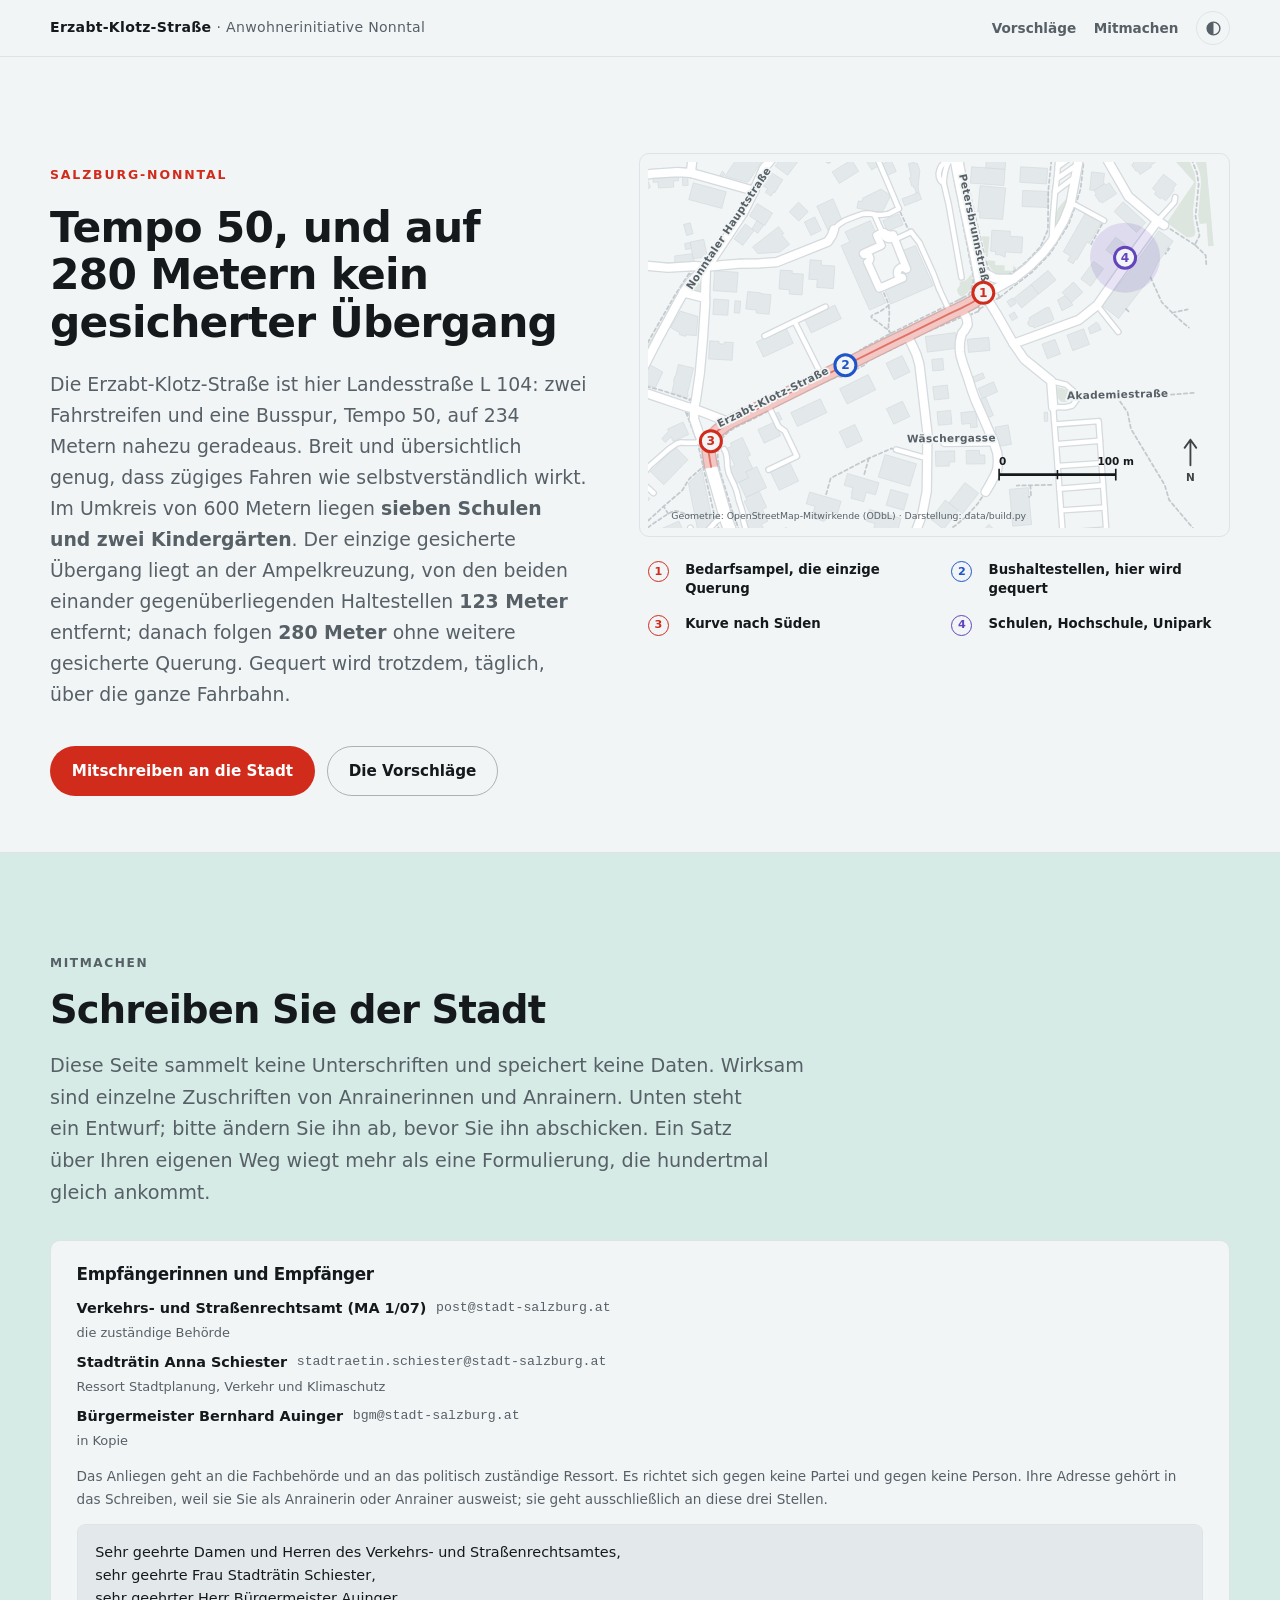
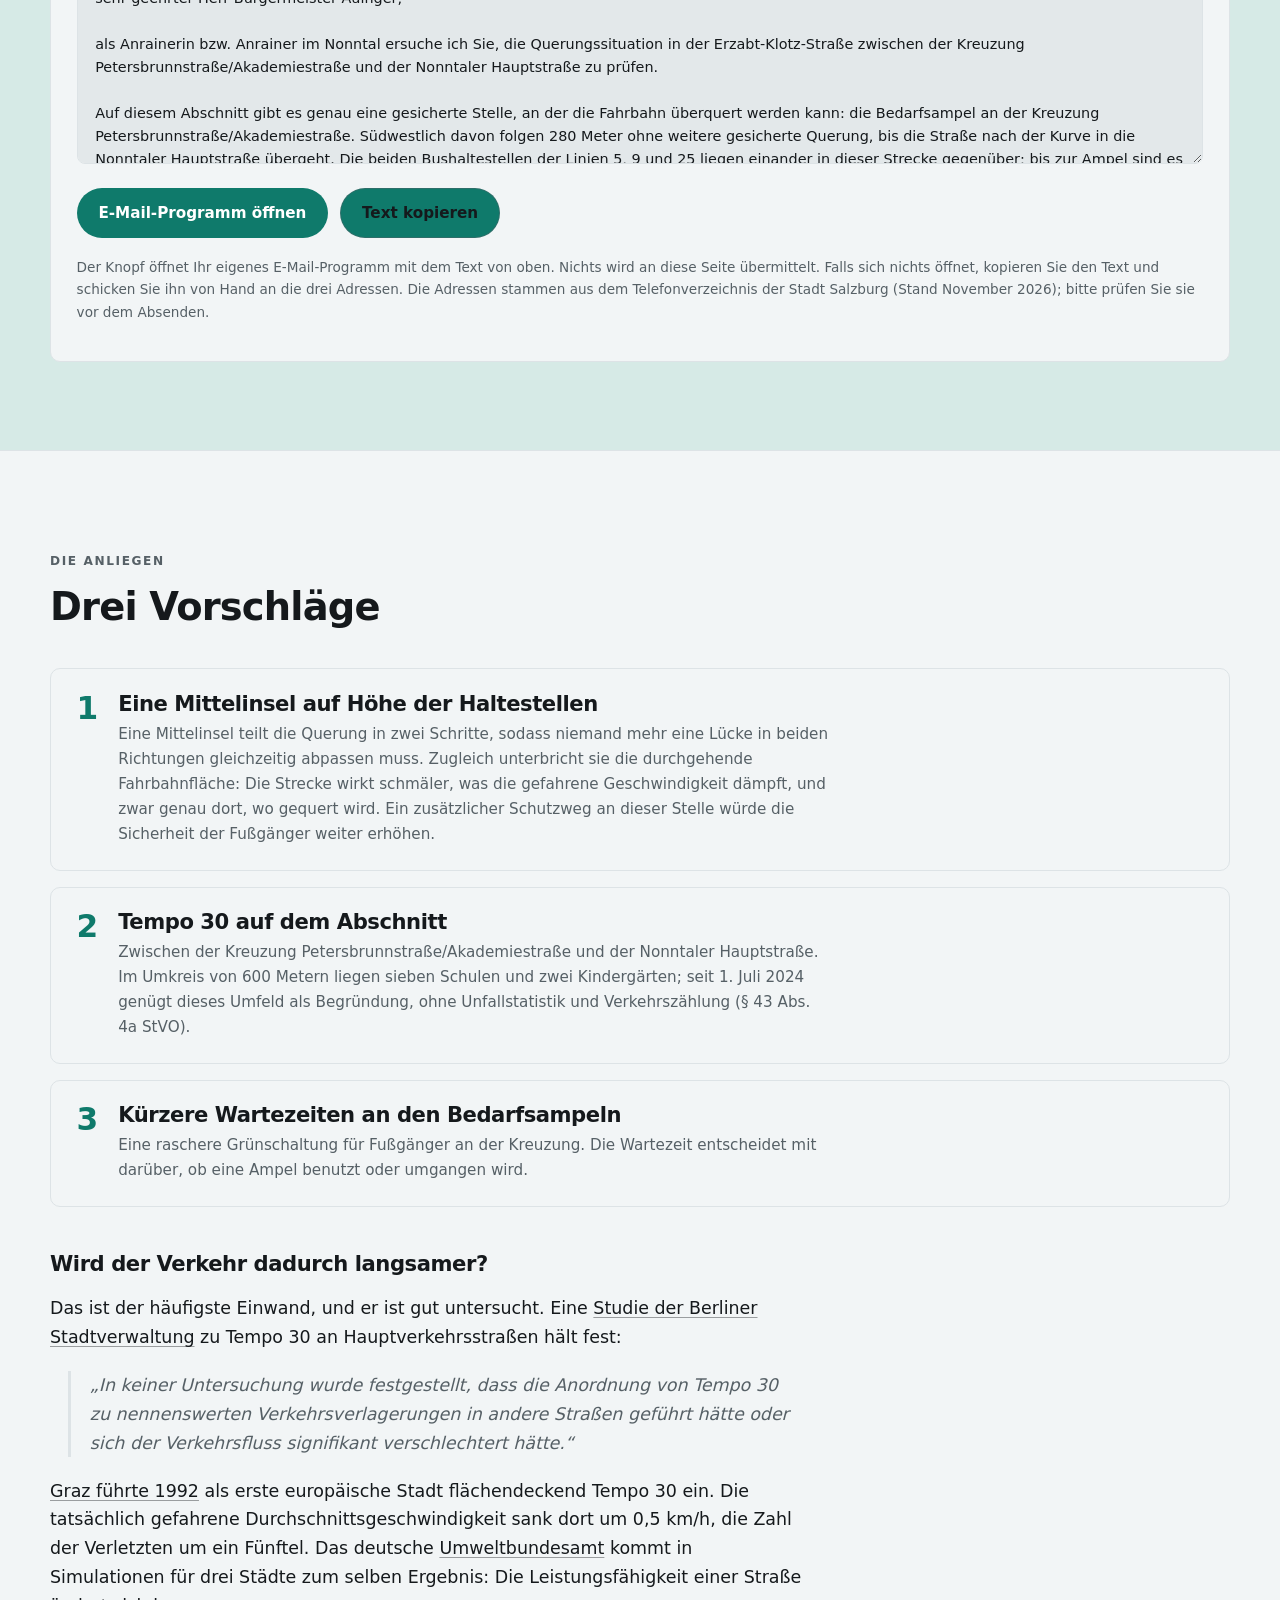
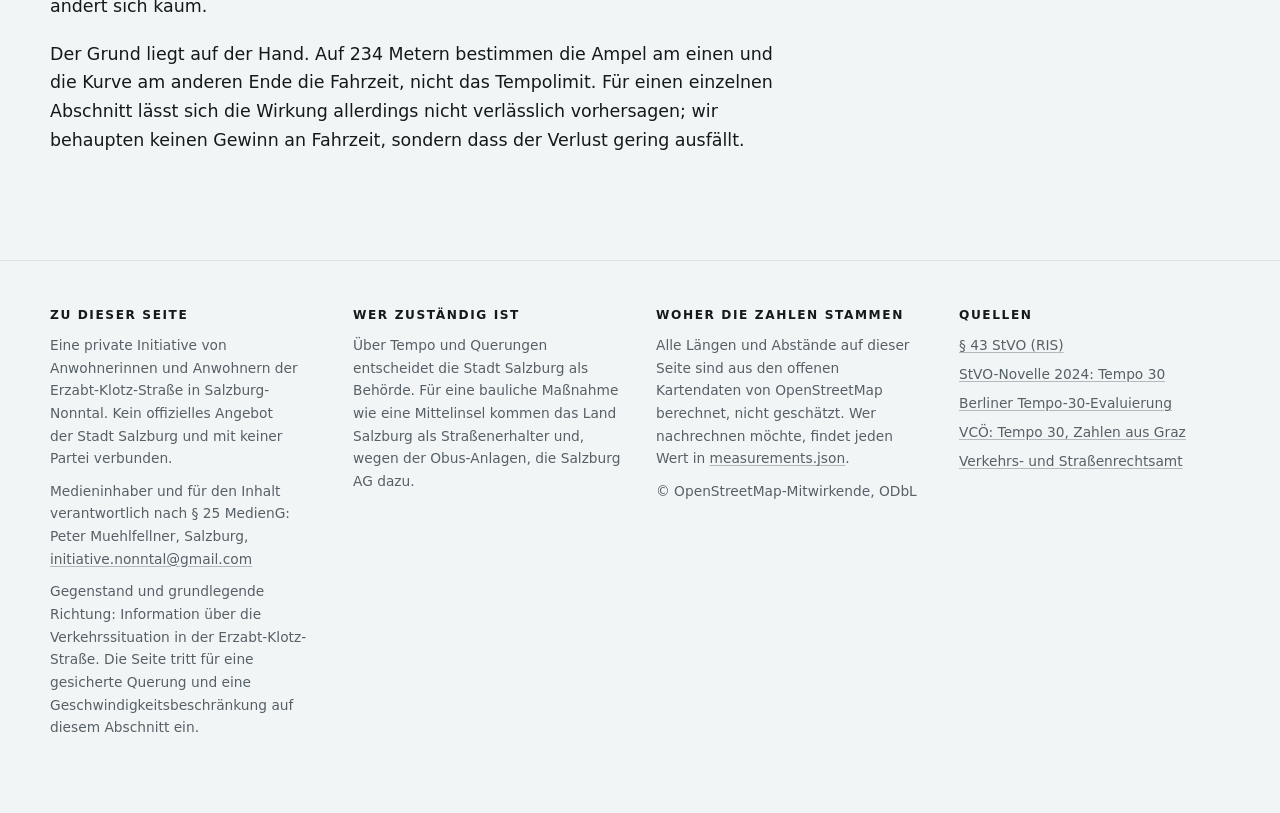
<file: index.html>
<!doctype html>
<html lang="de">
<head>
<meta charset="utf-8">
<meta name="viewport" content="width=device-width, initial-scale=1">
<title>Erzabt-Klotz-Straße: auf 280 Metern kein gesicherter Übergang</title>
<meta name="description" content="Zwischen den Bushaltestellen in der Erzabt-Klotz-Straße in Salzburg-Nonntal gibt es auf 280 Metern keine gesicherte Querung. Wir schlagen eine Mittelinsel, Tempo 30 und kürzere Ampelwartezeiten vor.">
<meta name="author" content="Anwohnerinitiative Erzabt-Klotz-Straße, Salzburg-Nonntal">
<meta name="robots" content="index, follow">
<meta property="og:type" content="website">
<meta property="og:locale" content="de_AT">
<meta property="og:title" content="Erzabt-Klotz-Straße: auf 280 Metern kein gesicherter Übergang">
<meta property="og:description" content="Zwei Fahrstreifen und eine Busspur, Tempo 50, sieben Schulen im Umkreis. Der einzige gesicherte Übergang liegt an der Ampelkreuzung, 123 Meter von den Haltestellen entfernt.">
<meta property="og:image" content="assets/figure-site-plan.svg">
<meta name="twitter:card" content="summary_large_image">
<meta name="theme-color" content="#f2f5f6" media="(prefers-color-scheme: light)">
<meta name="theme-color" content="#0f1315" media="(prefers-color-scheme: dark)">
<link rel="icon" href="data:image/svg+xml,%3Csvg xmlns='http://www.w3.org/2000/svg' viewBox='0 0 64 64'%3E %3Cpath d='M32 6 L60.5 55 H3.5 Z' fill='%23ffffff' stroke='%23d8232a' stroke-width='7' stroke-linejoin='round'/%3E %3Cg fill='%2317191c' transform='translate(32 40) scale(.88) translate(-32 -40)'%3E %3Ccircle cx='38.5' cy='25' r='3.9'/%3E %3Cpath d='M38.5 29.3c3 0 4.8 1.8 5.2 4.4l1.1 6.8-3 .6-.8-4.8-.5 4.2 2.5 8.6-2.8.9-2.5-8-2.8 8-2.8-1 3.1-8.5-.4-4.2-1 4.8-3-.5 1.2-6.9c.5-2.6 2.3-4.4 5.5-4.4z'/%3E %3Ccircle cx='25' cy='30.5' r='3.2'/%3E %3Cpath d='M25 34.1c2.5 0 3.9 1.5 4.3 3.6l.9 5.6-2.5.5-.6-3.9-.4 3.4 2 7.1-2.3.7-2-6.6-2.3 6.6-2.3-.8 2.5-7-.3-3.4-.8 3.9-2.5-.4 1-5.7c.4-2.1 1.9-3.6 4.3-3.6z'/%3E %3C/g%3E %3C/svg%3E">
<link rel="stylesheet" href="assets/palette.css">
<link rel="stylesheet" href="assets/style.css">
</head>
<body>

<a class="skiplink" href="#inhalt">Zum Inhalt springen</a>

<header class="masthead">
  <div class="masthead__inner">
    <div class="masthead__title">Erzabt-Klotz-Straße <span>· Anwohnerinitiative Nonntal</span></div>
    <nav>
      <a href="#massnahmen">Vorschläge</a>
      <a href="#mitmachen">Mitmachen</a>
      <button class="theme-toggle" id="theme-toggle" type="button" aria-label="Zwischen hellem und dunklem Erscheinungsbild wechseln">
        <svg viewBox="0 0 24 24" width="17" height="17" aria-hidden="true" focusable="false">
          <circle cx="12" cy="12" r="9" fill="none" stroke="currentColor" stroke-width="2"/>
          <path d="M12 3a9 9 0 0 0 0 18Z" fill="currentColor"/>
        </svg>
      </button>
    </nav>
  </div>
</header>

<main id="inhalt">

<!-- ========================================================== Hero === -->
<section class="hero">
  <div class="wrap">
    <div class="hero-grid">
      <div>
        <p class="hero__place">Salzburg-Nonntal</p>
        <h1>Tempo 50, und auf 280 Metern kein gesicherter Übergang</h1>
<p class="hero__lead">
          Die Erzabt-Klotz-Straße ist hier Landesstraße L&nbsp;104: zwei
          Fahrstreifen und eine Busspur, Tempo 50, auf 234 Metern nahezu
          geradeaus. Breit und übersichtlich genug, dass zügiges Fahren wie
          selbstverständlich wirkt. Im Umkreis von 600 Metern liegen
          <strong>sieben Schulen und zwei Kindergärten</strong>. Der einzige
          gesicherte Übergang liegt an der Ampelkreuzung, von den beiden
          einander gegenüberliegenden Haltestellen <strong>123 Meter</strong>
          entfernt; danach folgen <strong>280 Meter</strong> ohne weitere
          gesicherte Querung. Gequert wird trotzdem,
          täglich, über die ganze Fahrbahn.
        </p>
        <div class="buttonrow">
          <a class="button" href="#mitmachen">Mitschreiben an die Stadt</a>
          <a class="button button--outline" href="#massnahmen">Die Vorschläge</a>
        </div>
      </div>

      <figure class="figure" style="margin-top:0">
        <div class="figure__frame" id="figure-site">
          <noscript><img src="assets/figure-site-plan.svg" alt="Lageplan der Erzabt-Klotz-Straße mit nummerierten Markierungen und Legende."></noscript>
        </div>
        <ol class="legend legend--compact" id="legend" aria-label="Legende zum Lageplan"></ol>
      </figure>
    </div>
  </div>
</section>

<!-- =================================================== Participate === -->
<section id="mitmachen" class="participate">
  <div class="wrap">
    <p class="eyebrow">Mitmachen</p>
    <h2>Schreiben Sie der Stadt</h2>
    <div class="prose" style="margin-inline:0">
      <p class="intro">
        Diese Seite sammelt keine Unterschriften und speichert keine Daten.
        Wirksam sind einzelne Zuschriften von Anrainerinnen und Anrainern. Unten
        steht ein Entwurf; bitte ändern Sie ihn ab, bevor Sie ihn abschicken.
        Ein Satz über Ihren eigenen Weg wiegt mehr als eine Formulierung, die
        hundertmal gleich ankommt.
      </p>
    </div>

    <div class="letterbox">
      <h3>Empfängerinnen und Empfänger</h3>
      <ul class="recipients">
        <li><b>Verkehrs- und Straßenrechtsamt (MA 1/07)</b> <code>post@stadt-salzburg.at</code>
          <span style="width:100%;color:var(--k-inksoft);font-size:.9em">die zuständige Behörde</span></li>
        <li><b>Stadträtin Anna Schiester</b> <code>stadtraetin.schiester@stadt-salzburg.at</code>
          <span style="width:100%;color:var(--k-inksoft);font-size:.9em">Ressort Stadtplanung, Verkehr und Klimaschutz</span></li>
        <li><b>Bürgermeister Bernhard Auinger</b> <code>bgm@stadt-salzburg.at</code>
          <span style="width:100%;color:var(--k-inksoft);font-size:.9em">in Kopie</span></li>
      </ul>
      <p class="note" style="margin-top:-.4rem">
        Das Anliegen geht an die Fachbehörde und an das politisch zuständige
        Ressort. Es richtet sich gegen keine Partei und gegen keine Person.
        Ihre Adresse gehört in das Schreiben, weil sie Sie als Anrainerin oder
        Anrainer ausweist; sie geht ausschließlich an diese drei Stellen.
      </p>

      <label for="draft" class="sr-only">Textentwurf für Ihre Zuschrift</label>
      <textarea class="draft" id="draft" spellcheck="true"></textarea>

      <div class="buttonrow" style="margin-top:0">
        <a class="button" id="mailto" href="#">E-Mail-Programm öffnen</a>
        <button class="button button--outline" id="copy" type="button">Text kopieren</button>
      </div>

      <p class="note">
        Der Knopf öffnet Ihr eigenes E-Mail-Programm mit dem Text von oben.
        Nichts wird an diese Seite übermittelt. Falls sich nichts öffnet,
        kopieren Sie den Text und schicken Sie ihn von Hand an die drei
        Adressen. Die Adressen stammen aus dem Telefonverzeichnis der Stadt
        Salzburg (Stand November 2026); bitte prüfen Sie sie vor dem Absenden.
      </p>
    </div>
  </div>
</section>

<!-- ===================================================== Proposals === -->
<section id="massnahmen">
  <div class="wrap">
    <p class="eyebrow">Die Anliegen</p>
    <h2>Drei Vorschläge</h2>

    <ol class="proposal-list">
      <li class="proposal">
        <h3>Eine Mittelinsel auf Höhe der Haltestellen</h3>
        <p>
          Eine Mittelinsel teilt die Querung in zwei Schritte, sodass niemand
          mehr eine Lücke in beiden Richtungen gleichzeitig abpassen muss.
          Zugleich unterbricht sie die durchgehende Fahrbahnfläche: Die Strecke
          wirkt schmäler, was die gefahrene Geschwindigkeit dämpft, und zwar
          genau dort, wo gequert wird. Ein zusätzlicher Schutzweg an dieser Stelle
          würde die Sicherheit der Fußgänger weiter erhöhen.
        </p>
      </li>
      <li class="proposal">
        <h3>Tempo 30 auf dem Abschnitt</h3>
        <p>
          Zwischen der Kreuzung Petersbrunnstraße/Akademiestraße und der
          Nonntaler Hauptstraße. Im Umkreis von 600 Metern liegen sieben
          Schulen und zwei Kindergärten; seit 1. Juli 2024 genügt dieses Umfeld
          als Begründung, ohne Unfallstatistik und Verkehrszählung
          (§ 43 Abs. 4a StVO).
        </p>
      </li>
      <li class="proposal">
        <h3>Kürzere Wartezeiten an den Bedarfsampeln</h3>
        <p>
          Eine raschere Grünschaltung für Fußgänger an der Kreuzung. Die
          Wartezeit entscheidet mit darüber, ob eine Ampel benutzt oder
          umgangen wird.
        </p>
      </li>
    </ol>

    <div class="prose" style="margin-inline:0">
      <h3 style="margin-top:2.8rem">Wird der Verkehr dadurch langsamer?</h3>
      <p>
        Das ist der häufigste Einwand, und er ist gut untersucht. Eine
        <a href="https://www.berlin.de/sen/uvk/mobilitaet-und-verkehr/verkehrspolitik/tempobeschraenkungen/" rel="noopener">Studie
        der Berliner Stadtverwaltung</a> zu Tempo 30 an Hauptverkehrsstraßen
        hält fest:
      </p>
      <blockquote>
        „In keiner Untersuchung wurde festgestellt, dass die Anordnung von
        Tempo 30 zu nennenswerten Verkehrsverlagerungen in andere Straßen
        geführt hätte oder sich der Verkehrsfluss signifikant verschlechtert
        hätte.“
      </blockquote>
      <p>
        <a href="https://vcoe.at/publikationen/vcoe-factsheets/detail/tempo-30-fuer-mehr-lebensqualitaet-umsetzen" rel="noopener">Graz
        führte 1992</a> als erste europäische Stadt flächendeckend Tempo 30
        ein. Die tatsächlich gefahrene Durchschnitts&shy;geschwindigkeit sank
        dort um 0,5 km/h, die Zahl der Verletzten um ein Fünftel. Das deutsche
        <a href="https://www.umweltbundesamt.de/publikationen/umweltwirkungen-einer-inneroertlichen" rel="noopener">Umweltbundesamt</a>
        kommt in Simulationen für drei Städte zum selben Ergebnis: Die
        Leistungsfähigkeit einer Straße ändert sich kaum.
      </p>
      <p>
        Der Grund liegt auf der Hand. Auf 234 Metern bestimmen die Ampel am
        einen und die Kurve am anderen Ende die Fahrzeit, nicht das Tempolimit.
        Für einen einzelnen Abschnitt lässt sich die Wirkung allerdings nicht
        verlässlich vorhersagen; wir behaupten keinen Gewinn an Fahrzeit,
        sondern dass der Verlust gering ausfällt.
      </p>
    </div>


  </div>
</section>

</main>

<!-- ======================================================== Footer === -->
<footer class="sitefoot">
  <div class="wrap">
    <div class="sitefoot__grid">
      <div>
        <h3>Zu dieser Seite</h3>
        <p>
          Eine private Initiative von Anwohnerinnen und Anwohnern der
          Erzabt-Klotz-Straße in Salzburg-Nonntal. Kein offizielles Angebot der
          Stadt Salzburg und mit keiner Partei verbunden.
        </p>
        <p>
          Medieninhaber und für den Inhalt verantwortlich nach § 25 MedienG:
          Peter Muehlfellner, Salzburg,
          <a href="mailto:initiative.nonntal@gmail.com">initiative.nonntal@gmail.com</a>
        </p>
        <p>
          Gegenstand und grundlegende Richtung: Information über die
          Verkehrssituation in der Erzabt-Klotz-Straße. Die Seite tritt für eine
          gesicherte Querung und eine Geschwindigkeits&shy;beschränkung auf
          diesem Abschnitt ein.
        </p>
      </div>
      <div>
        <h3>Wer zuständig ist</h3>
        <p>
          Über Tempo und Querungen entscheidet die Stadt Salzburg als
          Behörde. Für eine bauliche Maßnahme wie eine Mittelinsel kommen das
          Land Salzburg als Straßenerhalter und, wegen der Obus-Anlagen, die
          Salzburg AG dazu.
        </p>
      </div>
      <div>
        <h3>Woher die Zahlen stammen</h3>
        <p>
          Alle Längen und Abstände auf dieser Seite sind aus den offenen
          Kartendaten von OpenStreetMap berechnet, nicht geschätzt. Wer
          nachrechnen möchte, findet jeden Wert in
          <a href="data/measurements.json">measurements.json</a>.
        </p>
        <p>© OpenStreetMap-Mitwirkende, ODbL</p>
      </div>
      <div>
        <h3>Quellen</h3>
        <ul>
          <li><a href="https://www.ris.bka.gv.at/NormDokument.wxe?Abfrage=Bundesnormen&amp;Gesetzesnummer=10011336&amp;Paragraf=43" rel="noopener">§ 43 StVO (RIS)</a></li>
          <li><a href="https://kommunal.at/neuregelung-macht-verhaengung-von-tempo-30-einfacher" rel="noopener">StVO-Novelle 2024: Tempo 30</a></li>
          <li><a href="https://www.berlin.de/sen/uvk/mobilitaet-und-verkehr/verkehrspolitik/tempobeschraenkungen/" rel="noopener">Berliner Tempo-30-Evaluierung</a></li>
          <li><a href="https://vcoe.at/publikationen/vcoe-factsheets/detail/tempo-30-fuer-mehr-lebensqualitaet-umsetzen" rel="noopener">VCÖ: Tempo 30, Zahlen aus Graz</a></li>
          <li><a href="https://www.stadt-salzburg.at/orte/ma-1-allgemeine-und-bezirksverwaltung/ma-107-verkehrs-und-strassenrechtsamt/" rel="noopener">Verkehrs- und Straßenrechtsamt</a></li>
        </ul>
      </div>
    </div>
  </div>
</footer>

<script src="assets/figures.js"></script>
<script src="assets/app.js"></script>
</body>
</html>
</file>
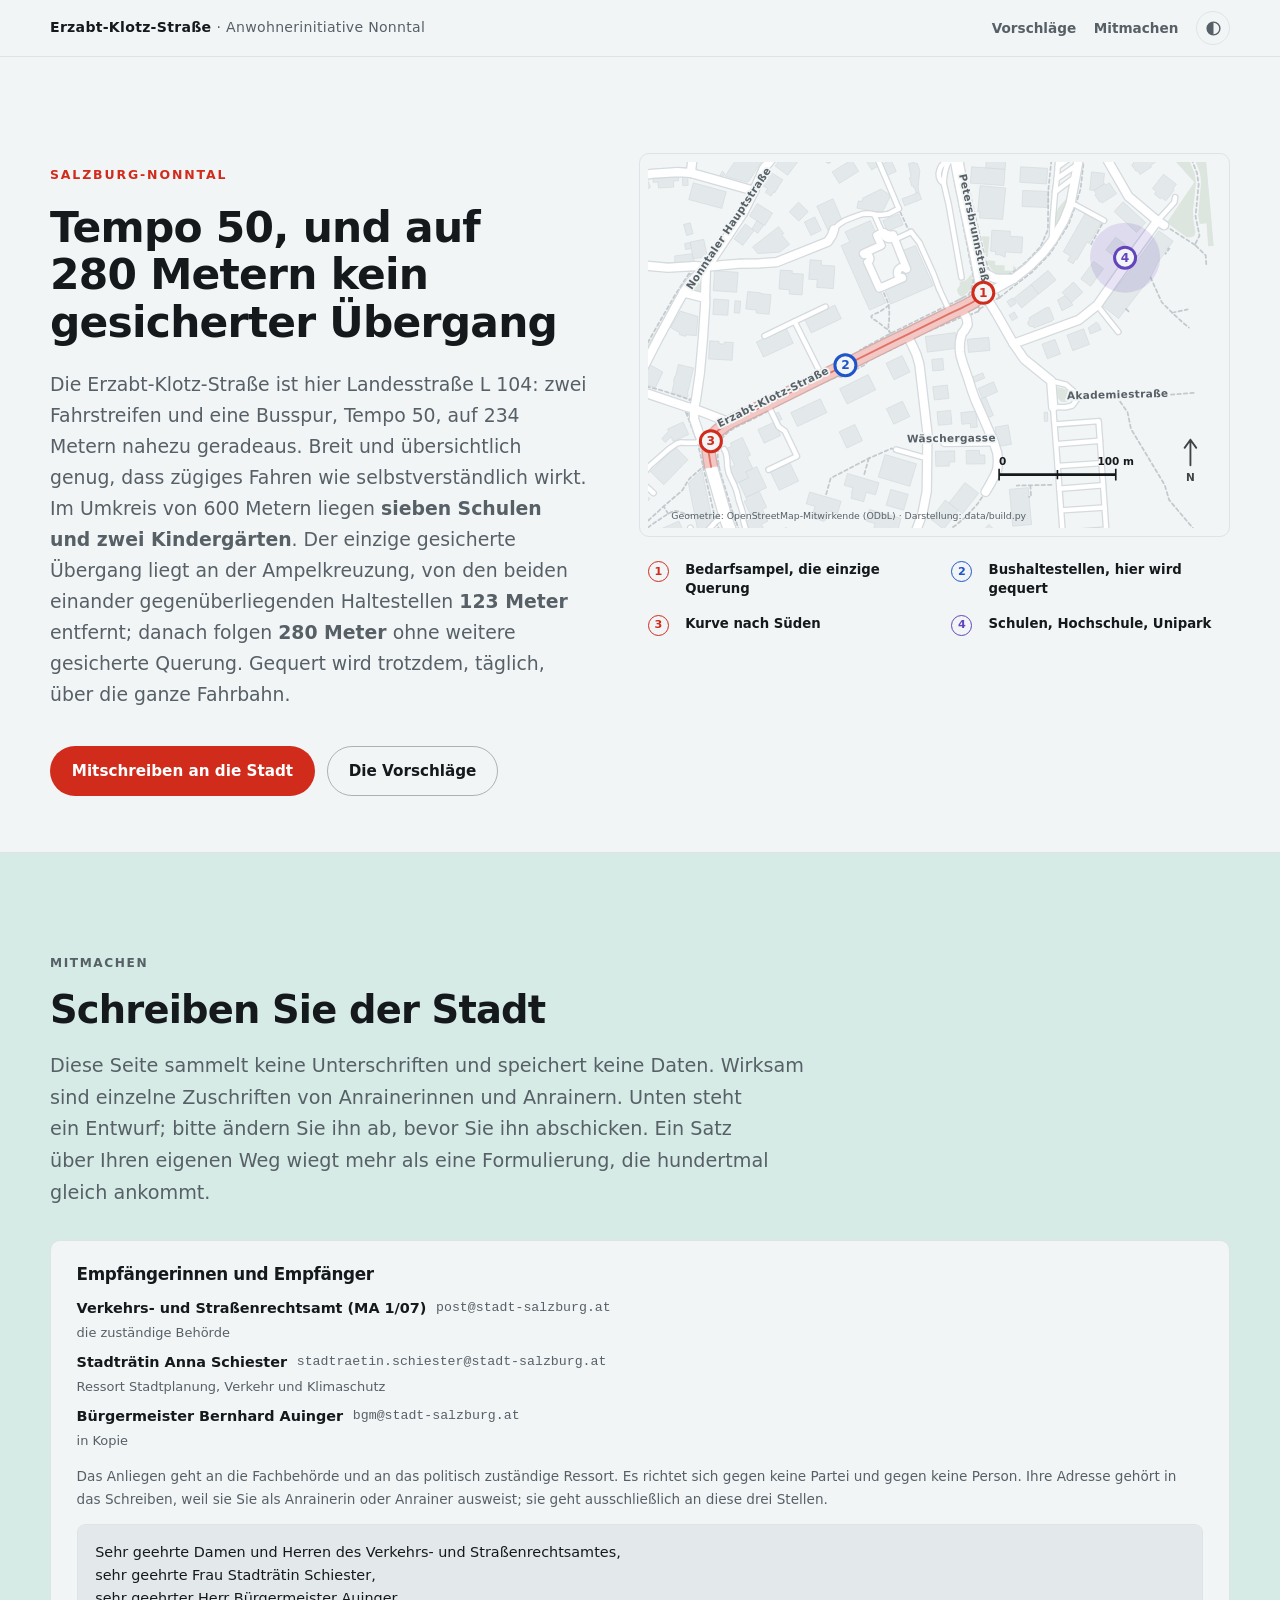
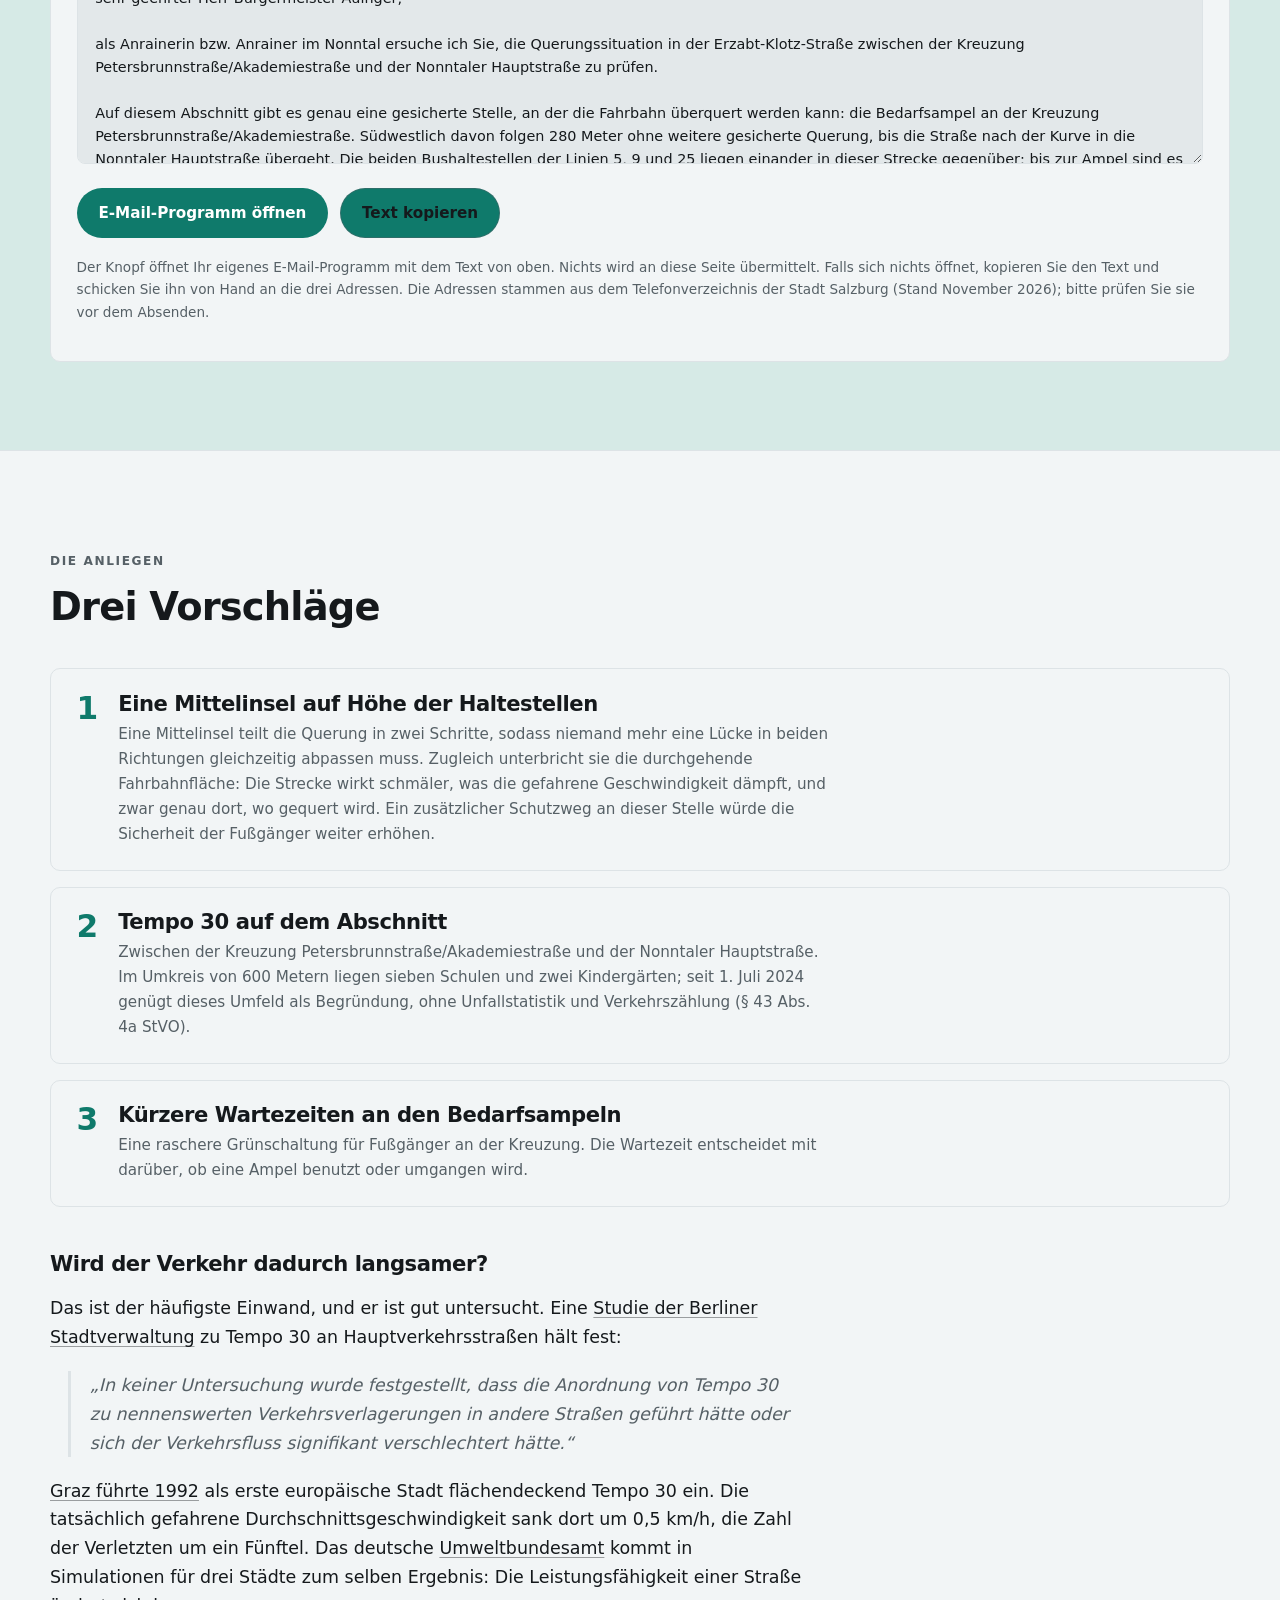
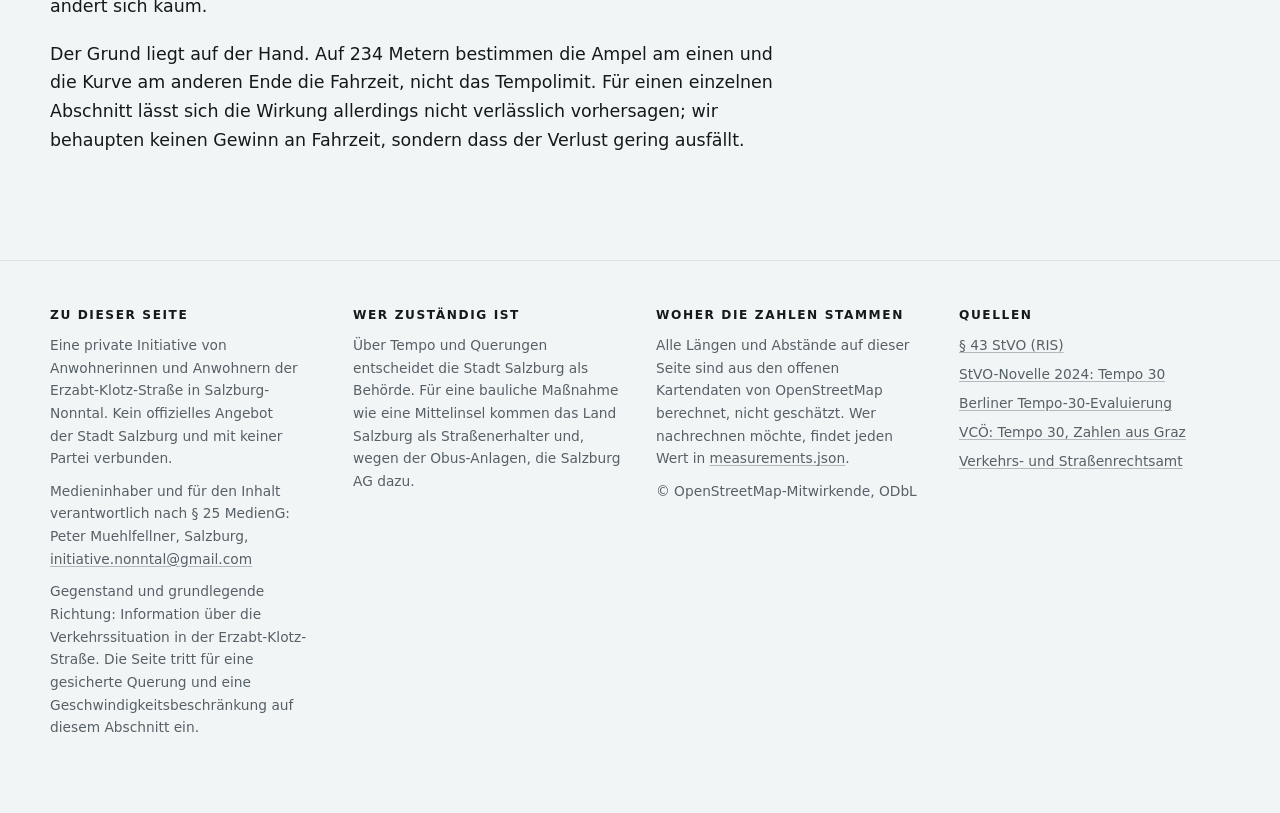
<file: single-page.html>
<!doctype html>
<html lang="de">
<head>
<meta charset="utf-8">
<meta name="viewport" content="width=device-width, initial-scale=1">
<title>Erzabt-Klotz-Straße: auf 280 Metern kein gesicherter Übergang</title>
<meta name="description" content="Zwischen den Bushaltestellen in der Erzabt-Klotz-Straße in Salzburg-Nonntal gibt es auf 280 Metern keine gesicherte Querung. Wir schlagen eine Mittelinsel, Tempo 30 und kürzere Ampelwartezeiten vor.">
<meta name="author" content="Anwohnerinitiative Erzabt-Klotz-Straße, Salzburg-Nonntal">
<meta name="robots" content="index, follow">
<meta property="og:type" content="website">
<meta property="og:locale" content="de_AT">
<meta property="og:title" content="Erzabt-Klotz-Straße: auf 280 Metern kein gesicherter Übergang">
<meta property="og:description" content="Zwei Fahrstreifen und eine Busspur, Tempo 50, sieben Schulen im Umkreis. Der einzige gesicherte Übergang liegt an der Ampelkreuzung, 123 Meter von den Haltestellen entfernt.">
<meta property="og:image" content="assets/figure-site-plan.svg">
<meta name="twitter:card" content="summary_large_image">
<meta name="theme-color" content="#f2f5f6" media="(prefers-color-scheme: light)">
<meta name="theme-color" content="#0f1315" media="(prefers-color-scheme: dark)">
<link rel="icon" href="data:image/svg+xml,%3Csvg xmlns='http://www.w3.org/2000/svg' viewBox='0 0 64 64'%3E %3Cpath d='M32 6 L60.5 55 H3.5 Z' fill='%23ffffff' stroke='%23d8232a' stroke-width='7' stroke-linejoin='round'/%3E %3Cg fill='%2317191c' transform='translate(32 40) scale(.88) translate(-32 -40)'%3E %3Ccircle cx='38.5' cy='25' r='3.9'/%3E %3Cpath d='M38.5 29.3c3 0 4.8 1.8 5.2 4.4l1.1 6.8-3 .6-.8-4.8-.5 4.2 2.5 8.6-2.8.9-2.5-8-2.8 8-2.8-1 3.1-8.5-.4-4.2-1 4.8-3-.5 1.2-6.9c.5-2.6 2.3-4.4 5.5-4.4z'/%3E %3Ccircle cx='25' cy='30.5' r='3.2'/%3E %3Cpath d='M25 34.1c2.5 0 3.9 1.5 4.3 3.6l.9 5.6-2.5.5-.6-3.9-.4 3.4 2 7.1-2.3.7-2-6.6-2.3 6.6-2.3-.8 2.5-7-.3-3.4-.8 3.9-2.5-.4 1-5.7c.4-2.1 1.9-3.6 4.3-3.6z'/%3E %3C/g%3E %3C/svg%3E">
<style>
/* Generated by data/build.py. Do not edit by hand. */
/* The SVG figures in figures.js use these same colours. */

:root {
  --k-paper: #f2f5f6;
  --k-ink: #15191c;
  --k-inksoft: #566066;
  --k-bldg: #e3e8ea;
  --k-bldgline: #d5dbde;
  --k-green: #dde6de;
  --k-road: #ffffff;
  --k-roadcase: #d4dade;
  --k-foot: #b3bbc0;
  --k-danger: #d12b1c;
  --k-dangersoft: #f8ddd8;
  --k-good: #0f7a6b;
  --k-goodsoft: #d6eae6;
  --k-transit: #1f55c9;
  --k-school: #6344bd;
  --k-grid: #dde3e6;
  color-scheme: light dark;
}

@media (prefers-color-scheme: dark) {
  :root:not([data-theme="light"]) {
    --k-paper: #0f1315;
    --k-ink: #e6eaec;
    --k-inksoft: #949ea4;
    --k-bldg: #191e21;
    --k-bldgline: #20262a;
    --k-green: #152018;
    --k-road: #272e32;
    --k-roadcase: #1b2125;
    --k-foot: #3f474d;
    --k-danger: #ff6a4d;
    --k-dangersoft: #3a1712;
    --k-good: #2ec4ab;
    --k-goodsoft: #0d2a25;
    --k-transit: #7aa6ff;
    --k-school: #ad92ff;
    --k-grid: #232a2e;
  }
}

:root[data-theme="dark"] {
  --k-paper: #0f1315;
  --k-ink: #e6eaec;
  --k-inksoft: #949ea4;
  --k-bldg: #191e21;
  --k-bldgline: #20262a;
  --k-green: #152018;
  --k-road: #272e32;
  --k-roadcase: #1b2125;
  --k-foot: #3f474d;
  --k-danger: #ff6a4d;
  --k-dangersoft: #3a1712;
  --k-good: #2ec4ab;
  --k-goodsoft: #0d2a25;
  --k-transit: #7aa6ff;
  --k-school: #ad92ff;
  --k-grid: #232a2e;
}

:root[data-theme="light"] {
  --k-paper: #f2f5f6;
  --k-ink: #15191c;
  --k-inksoft: #566066;
  --k-bldg: #e3e8ea;
  --k-bldgline: #d5dbde;
  --k-green: #dde6de;
  --k-road: #ffffff;
  --k-roadcase: #d4dade;
  --k-foot: #b3bbc0;
  --k-danger: #d12b1c;
  --k-dangersoft: #f8ddd8;
  --k-good: #0f7a6b;
  --k-goodsoft: #d6eae6;
  --k-transit: #1f55c9;
  --k-school: #6344bd;
  --k-grid: #dde3e6;
}

/* Initiative Erzabt-Klotz-Strasse: layout and typography.
   The colours come from palette.css (generated by data/build.py).
   No external fonts, no trackers, no dependencies. */

*, *::before, *::after { box-sizing: border-box; }

:root {
  /* Sans-serif throughout: that is the register of official traffic papers
     and of the lettering on the road itself. Hierarchy comes from weight and
     tracking, not from a display face. */
  --sans: ui-sans-serif, system-ui, -apple-system, "Segoe UI", Roboto,
          "Helvetica Neue", Arial, sans-serif;
  --container: min(1180px, 100% - 3rem);
  --prose: min(68ch, 100% - 3rem);
  --radius: 10px;
  --shadow: 0 1px 2px rgb(0 0 0 / .04), 0 8px 28px -12px rgb(0 0 0 / .16);
}

html { -webkit-text-size-adjust: 100%; scroll-behavior: smooth; }
html, body { overflow-x: clip; }  /* nothing scrolls sideways except the figure frames */
@media (prefers-reduced-motion: reduce) {
  html { scroll-behavior: auto; }
  *, *::before, *::after { animation-duration: .01ms !important;
    transition-duration: .01ms !important; }
}

body {
  margin: 0;
  background: var(--k-paper);
  color: var(--k-ink);
  font-family: var(--sans);
  font-size: clamp(1rem, .96rem + .2vw, 1.09rem);
  line-height: 1.65;
  text-rendering: optimizeLegibility;
}

h1, h2, h3 { font-family: var(--sans); font-weight: 760; line-height: 1.12;
  letter-spacing: -.021em; margin: 0; text-wrap: balance; }
/* numbers sit under one another all over this page, so keep digits equal width */
.stat__value, td.num, table, .proposal::before, .recipients code {
  font-variant-numeric: tabular-nums;
}
p, li { text-wrap: pretty; }
a { color: inherit; text-underline-offset: .18em;
    text-decoration-color: color-mix(in srgb, currentColor 40%, transparent); }
a:hover { text-decoration-color: currentColor; }
strong { font-weight: 650; }

:where(a, button, summary, [tabindex]):focus-visible {
  outline: 2.5px solid var(--k-transit); outline-offset: 3px; border-radius: 3px;
}

.sr-only {
  position: absolute; width: 1px; height: 1px; padding: 0; margin: -1px;
  overflow: hidden; clip-path: inset(50%); white-space: nowrap;
}
.skiplink {
  position: absolute; left: 1rem; top: -4rem; z-index: 50;
  background: var(--k-ink); color: var(--k-paper); padding: .6rem 1rem;
  border-radius: 6px; font-weight: 600; transition: top .15s;
}
.skiplink:focus { top: 1rem; }

/* ------------------------------------------------------------------ Grid */
.wrap { width: var(--container); margin-inline: auto; }
.prose { width: var(--prose); margin-inline: auto; }
.prose > * + * { margin-top: 1.1em; }

section { padding-block: clamp(3rem, 7vw, 5.5rem); }
section + section { border-top: 1px solid var(--k-grid); }

.eyebrow {
  font-family: var(--sans); font-size: .76rem; font-weight: 700;
  letter-spacing: .13em; text-transform: uppercase; color: var(--k-inksoft);
  margin-bottom: .9rem;
}
h2 { font-size: clamp(1.6rem, 1.2rem + 1.7vw, 2.4rem); }
h3 { font-size: clamp(1.14rem, 1.02rem + .5vw, 1.32rem); }
.intro { font-size: 1.1em; color: var(--k-inksoft); }

blockquote {
  margin: 1.2rem 0 1.2rem 1.1rem; padding-left: 1.2rem;
  border-left: 3px solid var(--k-grid);
  font-style: italic; color: var(--k-inksoft); max-width: 66ch;
}

/* -------------------------------------------------------------- Masthead */
.masthead {
  position: sticky; top: 0; z-index: 20;
  background: color-mix(in srgb, var(--k-paper) 86%, transparent);
  backdrop-filter: blur(10px);
  border-bottom: 1px solid var(--k-grid);
}
.masthead__inner {
  width: var(--container); margin-inline: auto; display: flex; align-items: center;
  gap: 1rem; min-height: 56px;
}
.masthead__title { font-family: var(--sans); font-weight: 700; font-size: .88rem;
  letter-spacing: .02em; }
.masthead__title span { color: var(--k-inksoft); font-weight: 500; }
.masthead nav { margin-left: auto; display: flex; gap: 1.1rem; align-items: center; }
.masthead nav a { font-size: .85rem; text-decoration: none; color: var(--k-inksoft);
  font-weight: 550; }
.masthead nav a:hover { color: var(--k-ink); }
@media (max-width: 720px) { .masthead nav a { display: none; } }

.theme-toggle {
  border: 1px solid var(--k-grid); background: transparent; color: var(--k-inksoft);
  border-radius: 999px; width: 34px; height: 34px; cursor: pointer;
  display: grid; place-items: center; font-size: 1rem; line-height: 1; flex: none;
}
.theme-toggle:hover { color: var(--k-ink); border-color: var(--k-inksoft); }

/* ----------------------------------------------------------------- Hero */
.hero { padding-block: clamp(3rem, 8vw, 6rem) clamp(2rem, 5vw, 3.5rem); }
.hero__place {
  font-family: var(--sans); font-size: .78rem; font-weight: 700;
  letter-spacing: .15em; text-transform: uppercase; color: var(--k-danger);
}
/* Deliberately restrained: the page should read as sober, not as a poster. */
.hero h1 {
  font-size: clamp(1.75rem, 1.25rem + 1.9vw, 2.65rem);
  font-weight: 710; letter-spacing: -.018em;
  margin-top: 1.1rem; max-width: 32ch;
}
.hero__lead { margin-top: 1.4rem; max-width: 60ch; font-size: 1.08em;
  color: var(--k-inksoft); }

.stats {
  display: grid; gap: 1px; margin-top: 2.75rem;
  grid-template-columns: repeat(auto-fit, minmax(170px, 1fr));
  background: var(--k-grid); border: 1px solid var(--k-grid);
  border-radius: var(--radius); overflow: hidden;
}
.stat { background: var(--k-paper); padding: 1.15rem 1.25rem 1.3rem; }
.stat__value { font-size: clamp(1.9rem, 1.4rem + 1.8vw, 2.6rem); font-weight: 760;
  line-height: 1; letter-spacing: -.035em; }
.stat__value small { font-size: .42em; font-weight: 650; letter-spacing: 0;
  margin-left: .22em; color: var(--k-inksoft); }
.stat--red .stat__value { color: var(--k-danger); }

/* A dimension line as in the figures, tying the key numbers to the drawings */
.stat__rule { height: 7px; margin-top: .62rem; opacity: .38; color: inherit;
  background:
    linear-gradient(currentColor, currentColor) left top / 1.5px 7px no-repeat,
    linear-gradient(currentColor, currentColor) right top / 1.5px 7px no-repeat,
    linear-gradient(currentColor, currentColor) left 50% / 100% 1.5px no-repeat; }
.stat--red .stat__rule { color: var(--k-danger); opacity: .5; }

.stat__text { font-size: .86rem; color: var(--k-inksoft); margin-top: .6rem;
  line-height: 1.45; }

/* Key points: a rule instead of a bullet, like the dimension lines in the
   figures. */
.keypoints { list-style: none; padding: 0; margin: 2.6rem 0 0; display: grid;
  gap: 1.3rem; max-width: 74ch; }
.keypoints li { position: relative; padding-left: 2.6rem; }
.keypoints li::before {
  content: ""; position: absolute; left: 0; top: .72em;
  width: 28px; height: 2px; background: var(--k-danger);
}
.keypoints b { font-weight: 690; }
.keypoints span { color: var(--k-inksoft); }

.buttonrow { display: flex; flex-wrap: wrap; gap: .75rem; margin-top: 2.25rem; }
.button {
  display: inline-flex; align-items: center; gap: .5rem; text-decoration: none;
  background: var(--k-danger); color: #fff; font-weight: 600; font-size: .95rem;
  padding: .72rem 1.3rem; border-radius: 999px; border: 1px solid transparent;
  cursor: pointer; font-family: var(--sans);
}
.button:hover { filter: brightness(1.08); }
.button--outline { background: transparent; color: var(--k-ink);
  border-color: color-mix(in srgb, var(--k-inksoft) 45%, transparent); }
.button--outline:hover { filter: none; border-color: var(--k-ink);
  background: color-mix(in srgb, var(--k-ink) 5%, transparent); }

/* -------------------------------------------------------------- Figures */
figure { margin: 0; }
.figure { margin-top: 2rem; }
.figure__frame {
  background: var(--k-paper); border: 1px solid var(--k-grid);
  border-radius: var(--radius); padding: .5rem; overflow: hidden;
}
.figure__frame > svg, .figure__frame > img { display: block; width: 100%; height: auto; }

/* The site plan adapts to the available width. Its view is centred on the
   centroid of the highlighted content in data/build.py, so on narrow displays
   it no longer needs to scroll sideways. The two long diagrams are not on the
   page; they are passed on as individual SVGs and need no rule here. */
figcaption { font-size: .85rem; color: var(--k-inksoft); margin-top: .85rem;
  max-width: 76ch; }

/* Hero: summary on the left, map on the right */
.hero-grid { display: grid; gap: 2.5rem; align-items: start; }
/* Grid cells refuse to shrink below their content width by default. Without
   min-width:0 the map pushes the whole page wider instead of staying put. */
.hero-grid > * { min-width: 0; }
@media (min-width: 1000px) {
  .hero-grid { grid-template-columns: minmax(0, 1fr) minmax(0, 1.1fr);
    gap: 3.25rem; }
}

/* Map with the legend beside it */
.figure-block { display: grid; gap: 1.75rem; align-items: start; margin-top: 2rem; }
.figure-block > * { min-width: 0; }
@media (min-width: 950px) {
  .figure-block { grid-template-columns: minmax(0, 1fr) 272px; gap: 2.25rem; }
}
.legend { list-style: none; margin: 0; padding: 0; display: grid; gap: .1rem; }

/* Compact variant, below the map in the hero */
.legend--compact { margin-top: 1rem;
  grid-template-columns: repeat(auto-fit, minmax(210px, 1fr)); gap: 0 1rem; }
.legend--compact button { padding: .3rem .4rem; gap: .55rem;
  grid-template-columns: 22px 1fr; }
.legend--compact .legend__num { width: 21px; height: 21px; font-size: .7rem;
  border-width: 1.8px; }
.legend--compact .legend__text { font-size: .83rem; font-weight: 550; }
.legend li { margin: 0; }
.legend button {
  display: grid; grid-template-columns: 26px 1fr; gap: .7rem; align-items: start;
  width: 100%; text-align: left; background: transparent; border: 0;
  border-radius: 8px; padding: .5rem .55rem; cursor: pointer; color: inherit;
  font: inherit; line-height: 1.4;
}
.legend button:hover, .legend li.is-active button {
  background: color-mix(in srgb, var(--k-inksoft) 12%, transparent);
}
.legend__num {
  width: 24px; height: 24px; border-radius: 50%; display: grid; place-items: center;
  border: 2px solid currentColor; font-size: .78rem; font-weight: 700; flex: none;
  font-family: var(--sans);
}
.legend__text { font-size: .9rem; font-weight: 600; }
.legend__detail { font-size: .82rem; color: var(--k-inksoft); font-weight: 400;
  display: block; margin-top: .1rem; }
.f-danger { color: var(--k-danger); }
.f-good { color: var(--k-good); }
.f-transit { color: var(--k-transit); }
.f-school { color: var(--k-school); }

/* Highlighting the map markers */
.marker { cursor: pointer; }
.marker__halo { transition: opacity .18s; }
.marker.is-active .marker__halo, .marker:hover .marker__halo { opacity: .25; }
.marker.is-active .marker__ring, .marker:hover .marker__ring { stroke-width: 3.6; }
.marker:focus { outline: none; }
.marker:focus-visible .marker__halo { opacity: .25; }

/* ------------------------------------------------------------- Problems */
.problems { display: grid; gap: 1.25rem; margin-top: 2.5rem; }
.problems > * { min-width: 0; }
@media (min-width: 820px) { .problems { grid-template-columns: 1fr 1fr; } }
.problem {
  background: var(--k-paper); border: 1px solid var(--k-grid);
  border-left: 3px solid var(--k-danger);
  border-radius: var(--radius); padding: 1.4rem 1.5rem 1.5rem;
}
.problem h3 { margin-bottom: .55rem; }
.problem p { margin: 0; font-size: .95rem; color: var(--k-inksoft); }
.problem p + p { margin-top: .7rem; }
.problem b { color: var(--k-ink); font-weight: 650; }

/* --------------------------------------------------------- Proposals */
.proposal-list { counter-reset: proposal; display: grid; gap: 1rem; margin-top: 2.5rem;
  padding: 0; list-style: none; }
.proposal {
  counter-increment: proposal; display: grid; gap: .4rem 1.3rem;
  grid-template-columns: auto 1fr; align-items: start;
  background: var(--k-paper); border: 1px solid var(--k-grid);
  border-radius: var(--radius); padding: 1.4rem 1.6rem;
}
.proposal::before {
  content: counter(proposal); grid-row: 1 / span 2;
  font-size: 1.95rem; line-height: 1.05; letter-spacing: -.03em;
  color: var(--k-good); font-weight: 760;
}
.proposal h3 { align-self: center; }
.proposal p { margin: 0; font-size: .95rem; color: var(--k-inksoft);
  grid-column: 2; max-width: 74ch; }

/* --------------------------------------------------------------- Tables */
.tablewrap { overflow-x: auto; margin-top: 1.5rem;
  border: 1px solid var(--k-grid); border-radius: var(--radius); }
table { border-collapse: collapse; width: 100%; font-size: .9rem; min-width: 460px; }
caption { text-align: left; font-size: .85rem; color: var(--k-inksoft);
  padding: .9rem 1rem; }
th, td { text-align: left; padding: .6rem 1rem; border-top: 1px solid var(--k-grid); }
thead th { font-size: .76rem; text-transform: uppercase; letter-spacing: .08em;
  color: var(--k-inksoft); font-weight: 700; }
td.num { text-align: right; font-variant-numeric: tabular-nums; white-space: nowrap; }
tbody tr:hover { background: color-mix(in srgb, var(--k-inksoft) 7%, transparent); }

details { border: 1px solid var(--k-grid); border-radius: var(--radius);
  padding: .3rem 1.1rem; margin-top: 1.5rem; background: var(--k-paper); }
summary { cursor: pointer; font-weight: 600; padding: .75rem 0; font-size: .93rem; }
details[open] summary { border-bottom: 1px solid var(--k-grid);
  margin-bottom: .9rem; }
details > :last-child { margin-bottom: 1rem; }

/* -------------------------------------------------------------- Evidence */
.evidence { display: grid; gap: 1.1rem; margin-top: 2.25rem;
  grid-template-columns: repeat(auto-fill, minmax(260px, 1fr)); }
.evidence-item { background: var(--k-paper); border: 1px solid var(--k-grid);
  border-radius: var(--radius); overflow: hidden; }
.evidence-item img, .evidence-item video { display: block; width: 100%; aspect-ratio: 4 / 3;
  object-fit: cover; background: var(--k-bldg); }
.evidence__text { padding: .9rem 1rem 1.1rem; font-size: .88rem; }
.evidence__text b { display: block; margin-bottom: .2rem; }
.evidence__text span { color: var(--k-inksoft); }

.placeholder {
  border: 1.5px dashed color-mix(in srgb, var(--k-inksoft) 45%, transparent);
  border-radius: var(--radius); padding: 2.25rem 1.75rem; text-align: center;
  color: var(--k-inksoft); margin-top: 2.25rem; background: transparent;
}
.placeholder b { display: block; color: var(--k-ink); font-size: 1.02rem;
  margin-bottom: .4rem; font-weight: 700; letter-spacing: -.015em; }
.placeholder code { font-size: .88em; background: var(--k-bldg);
  padding: .12em .45em; border-radius: 4px; }

/* ------------------------------------------------------------ Participate */
.participate { background: var(--k-goodsoft); }
.participate .button { background: var(--k-good); }
.letterbox {
  background: var(--k-paper); border: 1px solid var(--k-grid);
  border-radius: var(--radius); padding: 1.5rem 1.6rem; margin-top: 2rem;
}
.letterbox h3 { font-size: 1.05rem; margin-bottom: .8rem; }
.recipients { list-style: none; padding: 0; margin: 0 0 1.25rem;
  font-size: .9rem; display: grid; gap: .45rem; }
.recipients li { display: flex; flex-wrap: wrap; gap: .1rem .6rem; }
.recipients b { font-weight: 600; }
.recipients code { color: var(--k-inksoft); font-size: .92em; }
.draft {
  width: 100%; min-height: 15rem; resize: vertical; font-family: var(--sans);
  font-size: .9rem; line-height: 1.6; padding: 1rem 1.1rem; color: var(--k-ink);
  background: var(--k-bldg); border: 1px solid var(--k-grid);
  border-radius: 8px; margin-bottom: 1rem;
}
.note { font-size: .85rem; color: var(--k-inksoft); margin-top: 1.1rem; }

/* ------------------------------------------------------------- Footer */
.sitefoot { padding-block: 3rem 4rem; font-size: .86rem; color: var(--k-inksoft);
  border-top: 1px solid var(--k-grid); }
.sitefoot__grid { display: grid; gap: 2rem;
  grid-template-columns: repeat(auto-fit, minmax(230px, 1fr)); }
.sitefoot h3 { font-size: .76rem; font-weight: 700;
  letter-spacing: .13em; text-transform: uppercase; margin-bottom: .7rem;
  color: var(--k-ink); }
.sitefoot ul { list-style: none; padding: 0; margin: 0; display: grid; gap: .4rem; }
.sitefoot p { margin: 0 0 .6rem; }

/* --------------------------------------------------------------- Print */
@media print {
  .masthead, .theme-toggle, .buttonrow, .skiplink, .participate { display: none !important; }
  body { background: #fff; color: #000; font-size: 10.5pt; }
  section { padding-block: 1.2rem; break-inside: avoid; }
  .figure, .figure-block, table, .proposal, .problem { break-inside: avoid; }
  a { text-decoration: none; }
  .prose, .wrap { width: 100%; }
}

</style>
</head>
<body>

<a class="skiplink" href="#inhalt">Zum Inhalt springen</a>

<header class="masthead">
  <div class="masthead__inner">
    <div class="masthead__title">Erzabt-Klotz-Straße <span>· Anwohnerinitiative Nonntal</span></div>
    <nav>
      <a href="#massnahmen">Vorschläge</a>
      <a href="#mitmachen">Mitmachen</a>
      <button class="theme-toggle" id="theme-toggle" type="button" aria-label="Zwischen hellem und dunklem Erscheinungsbild wechseln">
        <svg viewBox="0 0 24 24" width="17" height="17" aria-hidden="true" focusable="false">
          <circle cx="12" cy="12" r="9" fill="none" stroke="currentColor" stroke-width="2"/>
          <path d="M12 3a9 9 0 0 0 0 18Z" fill="currentColor"/>
        </svg>
      </button>
    </nav>
  </div>
</header>

<main id="inhalt">

<!-- ========================================================== Hero === -->
<section class="hero">
  <div class="wrap">
    <div class="hero-grid">
      <div>
        <p class="hero__place">Salzburg-Nonntal</p>
        <h1>Tempo 50, und auf 280 Metern kein gesicherter Übergang</h1>
<p class="hero__lead">
          Die Erzabt-Klotz-Straße ist hier Landesstraße L&nbsp;104: zwei
          Fahrstreifen und eine Busspur, Tempo 50, auf 234 Metern nahezu
          geradeaus. Breit und übersichtlich genug, dass zügiges Fahren wie
          selbstverständlich wirkt. Im Umkreis von 600 Metern liegen
          <strong>sieben Schulen und zwei Kindergärten</strong>. Der einzige
          gesicherte Übergang liegt an der Ampelkreuzung, von den beiden
          einander gegenüberliegenden Haltestellen <strong>123 Meter</strong>
          entfernt; danach folgen <strong>280 Meter</strong> ohne weitere
          gesicherte Querung. Gequert wird trotzdem,
          täglich, über die ganze Fahrbahn.
        </p>
        <div class="buttonrow">
          <a class="button" href="#mitmachen">Mitschreiben an die Stadt</a>
          <a class="button button--outline" href="#massnahmen">Die Vorschläge</a>
        </div>
      </div>

      <figure class="figure" style="margin-top:0">
        <div class="figure__frame" id="figure-site">
          
        </div>
        <ol class="legend legend--compact" id="legend" aria-label="Legende zum Lageplan"></ol>
      </figure>
    </div>
  </div>
</section>

<!-- =================================================== Participate === -->
<section id="mitmachen" class="participate">
  <div class="wrap">
    <p class="eyebrow">Mitmachen</p>
    <h2>Schreiben Sie der Stadt</h2>
    <div class="prose" style="margin-inline:0">
      <p class="intro">
        Diese Seite sammelt keine Unterschriften und speichert keine Daten.
        Wirksam sind einzelne Zuschriften von Anrainerinnen und Anrainern. Unten
        steht ein Entwurf; bitte ändern Sie ihn ab, bevor Sie ihn abschicken.
        Ein Satz über Ihren eigenen Weg wiegt mehr als eine Formulierung, die
        hundertmal gleich ankommt.
      </p>
    </div>

    <div class="letterbox">
      <h3>Empfängerinnen und Empfänger</h3>
      <ul class="recipients">
        <li><b>Verkehrs- und Straßenrechtsamt (MA 1/07)</b> <code>post@stadt-salzburg.at</code>
          <span style="width:100%;color:var(--k-inksoft);font-size:.9em">die zuständige Behörde</span></li>
        <li><b>Stadträtin Anna Schiester</b> <code>stadtraetin.schiester@stadt-salzburg.at</code>
          <span style="width:100%;color:var(--k-inksoft);font-size:.9em">Ressort Stadtplanung, Verkehr und Klimaschutz</span></li>
        <li><b>Bürgermeister Bernhard Auinger</b> <code>bgm@stadt-salzburg.at</code>
          <span style="width:100%;color:var(--k-inksoft);font-size:.9em">in Kopie</span></li>
      </ul>
      <p class="note" style="margin-top:-.4rem">
        Das Anliegen geht an die Fachbehörde und an das politisch zuständige
        Ressort. Es richtet sich gegen keine Partei und gegen keine Person.
        Ihre Adresse gehört in das Schreiben, weil sie Sie als Anrainerin oder
        Anrainer ausweist; sie geht ausschließlich an diese drei Stellen.
      </p>

      <label for="draft" class="sr-only">Textentwurf für Ihre Zuschrift</label>
      <textarea class="draft" id="draft" spellcheck="true"></textarea>

      <div class="buttonrow" style="margin-top:0">
        <a class="button" id="mailto" href="#">E-Mail-Programm öffnen</a>
        <button class="button button--outline" id="copy" type="button">Text kopieren</button>
      </div>

      <p class="note">
        Der Knopf öffnet Ihr eigenes E-Mail-Programm mit dem Text von oben.
        Nichts wird an diese Seite übermittelt. Falls sich nichts öffnet,
        kopieren Sie den Text und schicken Sie ihn von Hand an die drei
        Adressen. Die Adressen stammen aus dem Telefonverzeichnis der Stadt
        Salzburg (Stand November 2026); bitte prüfen Sie sie vor dem Absenden.
      </p>
    </div>
  </div>
</section>

<!-- ===================================================== Proposals === -->
<section id="massnahmen">
  <div class="wrap">
    <p class="eyebrow">Die Anliegen</p>
    <h2>Drei Vorschläge</h2>

    <ol class="proposal-list">
      <li class="proposal">
        <h3>Eine Mittelinsel auf Höhe der Haltestellen</h3>
        <p>
          Eine Mittelinsel teilt die Querung in zwei Schritte, sodass niemand
          mehr eine Lücke in beiden Richtungen gleichzeitig abpassen muss.
          Zugleich unterbricht sie die durchgehende Fahrbahnfläche: Die Strecke
          wirkt schmäler, was die gefahrene Geschwindigkeit dämpft, und zwar
          genau dort, wo gequert wird. Ein zusätzlicher Schutzweg an dieser Stelle
          würde die Sicherheit der Fußgänger weiter erhöhen.
        </p>
      </li>
      <li class="proposal">
        <h3>Tempo 30 auf dem Abschnitt</h3>
        <p>
          Zwischen der Kreuzung Petersbrunnstraße/Akademiestraße und der
          Nonntaler Hauptstraße. Im Umkreis von 600 Metern liegen sieben
          Schulen und zwei Kindergärten; seit 1. Juli 2024 genügt dieses Umfeld
          als Begründung, ohne Unfallstatistik und Verkehrszählung
          (§ 43 Abs. 4a StVO).
        </p>
      </li>
      <li class="proposal">
        <h3>Kürzere Wartezeiten an den Bedarfsampeln</h3>
        <p>
          Eine raschere Grünschaltung für Fußgänger an der Kreuzung. Die
          Wartezeit entscheidet mit darüber, ob eine Ampel benutzt oder
          umgangen wird.
        </p>
      </li>
    </ol>

    <div class="prose" style="margin-inline:0">
      <h3 style="margin-top:2.8rem">Wird der Verkehr dadurch langsamer?</h3>
      <p>
        Das ist der häufigste Einwand, und er ist gut untersucht. Eine
        <a href="https://www.berlin.de/sen/uvk/mobilitaet-und-verkehr/verkehrspolitik/tempobeschraenkungen/" rel="noopener">Studie
        der Berliner Stadtverwaltung</a> zu Tempo 30 an Hauptverkehrsstraßen
        hält fest:
      </p>
      <blockquote>
        „In keiner Untersuchung wurde festgestellt, dass die Anordnung von
        Tempo 30 zu nennenswerten Verkehrsverlagerungen in andere Straßen
        geführt hätte oder sich der Verkehrsfluss signifikant verschlechtert
        hätte.“
      </blockquote>
      <p>
        <a href="https://vcoe.at/publikationen/vcoe-factsheets/detail/tempo-30-fuer-mehr-lebensqualitaet-umsetzen" rel="noopener">Graz
        führte 1992</a> als erste europäische Stadt flächendeckend Tempo 30
        ein. Die tatsächlich gefahrene Durchschnitts&shy;geschwindigkeit sank
        dort um 0,5 km/h, die Zahl der Verletzten um ein Fünftel. Das deutsche
        <a href="https://www.umweltbundesamt.de/publikationen/umweltwirkungen-einer-inneroertlichen" rel="noopener">Umweltbundesamt</a>
        kommt in Simulationen für drei Städte zum selben Ergebnis: Die
        Leistungsfähigkeit einer Straße ändert sich kaum.
      </p>
      <p>
        Der Grund liegt auf der Hand. Auf 234 Metern bestimmen die Ampel am
        einen und die Kurve am anderen Ende die Fahrzeit, nicht das Tempolimit.
        Für einen einzelnen Abschnitt lässt sich die Wirkung allerdings nicht
        verlässlich vorhersagen; wir behaupten keinen Gewinn an Fahrzeit,
        sondern dass der Verlust gering ausfällt.
      </p>
    </div>


  </div>
</section>

</main>

<!-- ======================================================== Footer === -->
<footer class="sitefoot">
  <div class="wrap">
    <div class="sitefoot__grid">
      <div>
        <h3>Zu dieser Seite</h3>
        <p>
          Eine private Initiative von Anwohnerinnen und Anwohnern der
          Erzabt-Klotz-Straße in Salzburg-Nonntal. Kein offizielles Angebot der
          Stadt Salzburg und mit keiner Partei verbunden.
        </p>
        <p>
          Medieninhaber und für den Inhalt verantwortlich nach § 25 MedienG:
          Peter Muehlfellner, Salzburg,
          <a href="mailto:initiative.nonntal@gmail.com">initiative.nonntal@gmail.com</a>
        </p>
        <p>
          Gegenstand und grundlegende Richtung: Information über die
          Verkehrssituation in der Erzabt-Klotz-Straße. Die Seite tritt für eine
          gesicherte Querung und eine Geschwindigkeits&shy;beschränkung auf
          diesem Abschnitt ein.
        </p>
      </div>
      <div>
        <h3>Wer zuständig ist</h3>
        <p>
          Über Tempo und Querungen entscheidet die Stadt Salzburg als
          Behörde. Für eine bauliche Maßnahme wie eine Mittelinsel kommen das
          Land Salzburg als Straßenerhalter und, wegen der Obus-Anlagen, die
          Salzburg AG dazu.
        </p>
      </div>
      <div>
        <h3>Woher die Zahlen stammen</h3>
        <p>
          Alle Längen und Abstände auf dieser Seite sind aus den offenen
          Kartendaten von OpenStreetMap berechnet, nicht geschätzt. Wer
          nachrechnen möchte, findet jeden Wert in
          <a href="data/measurements.json">measurements.json</a>.
        </p>
        <p>© OpenStreetMap-Mitwirkende, ODbL</p>
      </div>
      <div>
        <h3>Quellen</h3>
        <ul>
          <li><a href="https://www.ris.bka.gv.at/NormDokument.wxe?Abfrage=Bundesnormen&amp;Gesetzesnummer=10011336&amp;Paragraf=43" rel="noopener">§ 43 StVO (RIS)</a></li>
          <li><a href="https://kommunal.at/neuregelung-macht-verhaengung-von-tempo-30-einfacher" rel="noopener">StVO-Novelle 2024: Tempo 30</a></li>
          <li><a href="https://www.berlin.de/sen/uvk/mobilitaet-und-verkehr/verkehrspolitik/tempobeschraenkungen/" rel="noopener">Berliner Tempo-30-Evaluierung</a></li>
          <li><a href="https://vcoe.at/publikationen/vcoe-factsheets/detail/tempo-30-fuer-mehr-lebensqualitaet-umsetzen" rel="noopener">VCÖ: Tempo 30, Zahlen aus Graz</a></li>
          <li><a href="https://www.stadt-salzburg.at/orte/ma-1-allgemeine-und-bezirksverwaltung/ma-107-verkehrs-und-strassenrechtsamt/" rel="noopener">Verkehrs- und Straßenrechtsamt</a></li>
        </ul>
      </div>
    </div>
  </div>
</footer>

<script>
/* Generated by data/build.py. Do not edit by hand. */
/* Geometry: OpenStreetMap contributors, ODbL. */
const FIGURE_SITE = `<svg viewBox="0 0 491 314" xmlns="http://www.w3.org/2000/svg" class="diagram diagram--site" role="img" aria-labelledby="site-title site-desc"><title id="site-title">Lageplan Erzabt-Klotz-Straße, Salzburg-Nonntal</title><desc id="site-desc">Maßstäblicher Lageplan aus OpenStreetMap-Daten. Hervorgehoben: der 234 Meter lange gerade Abschnitt der Erzabt-Klotz-Straße zwischen der Ampelkreuzung Petersbrunnstraße/Akademiestraße und der Kurve zur Nonntaler Hauptstraße, die beiden Bushaltestellen auf gegenüberliegenden Straßenseiten und die nächsten legalen Querungsstellen.</desc><rect width="491" height="314" fill="var(--k-paper)"/><clipPath id="view-clip"><rect width="491" height="314"/></clipPath><g clip-path="url(#view-clip)"><path d="M-215.5 -163.8L-234.6 -167.2L-305.0 -178.1L-300.6 -167.0L-274.7 -149.1L-248.7 -107.3L-245.0 -19.4L-221.0 -7.9L-139.1 -7.9L-71.1 -14.8L16.9 -39.3L31.9 -50.3L64.3 -83.5L91.0 -120.0L110.8 -149.4L114.2 -158.1L115.2 -166.7L133.9 -180.8L133.5 -183.4L129.9 -186.4L123.8 -181.8L118.5 -182.5L106.6 -174.9L94.1 -177.1L92.4 -175.7L88.8 -174.4L73.2 -172.5L67.6 -169.9L66.6 -172.5L48.2 -167.3L47.1 -165.5L41.3 -159.0L19.0 -150.3L8.7 -140.5L9.6 -138.7L9.3 -136.5L7.9 -135.2L5.7 -134.7L3.8 -135.6L0.8 -133.2L-26.9 -112.4L-20.9 -100.6L-48.7 -96.2L-50.1 -97.8L-67.6 -94.3L-72.0 -89.6L-73.7 -85.4L-74.6 -77.9L-84.2 -78.2L-91.0 -81.8L-95.7 -85.9L-94.0 -93.9L-103.3 -97.7L-116.7 -93.8L-131.2 -88.9L-133.1 -94.3L-134.0 -98.3L-135.1 -103.9L-163.3 -127.5L-188.5 -124.7L-215.7 -138.1L-215.5 -163.8Z" fill="var(--k-green)"/><path d="M-17.8 188.0L6.0 146.2L25.0 114.2L26.9 114.6L26.5 116.4L8.0 147.2L-15.6 188.8L-16.5 189.5L-17.3 189.4L-17.8 188.9L-17.8 188.0Z" fill="var(--k-green)"/><path d="M40.7 103.9L36.9 108.8L36.9 109.6L43.9 112.5L44.8 112.0L45.8 106.1L44.7 104.6L42.7 103.4L40.7 103.9Z" fill="var(--k-green)"/><path d="M267.3 102.7L267.2 105.9L265.8 107.8L264.8 109.3L265.4 112.0L266.8 114.2L268.7 115.4L270.4 114.6L274.0 112.0L276.1 109.3L277.6 106.4L278.1 103.5L278.4 100.6L277.8 98.4L276.8 96.2L273.7 100.2L270.9 101.9L267.3 102.7Z" fill="var(--k-green)"/><path d="M290.7 84.2L291.6 87.4L292.9 89.9L294.7 92.3L296.5 94.3L299.1 96.0L302.4 96.7L305.6 96.7L308.5 96.1L311.5 94.7L315.9 91.2L313.2 88.8L312.9 93.2L305.5 92.9L305.7 88.5L297.4 88.2L297.6 84.9L290.7 84.2Z" fill="var(--k-green)"/><path d="M292.7 63.9L291.2 81.4L289.9 81.2L286.0 63.6L292.7 63.9Z" fill="var(--k-green)"/><path d="M350.7 193.1L350.7 199.6L351.4 202.6L354.0 205.6L357.5 206.0L360.4 204.5L361.6 202.0L361.2 198.5L359.6 196.2L357.3 194.7L354.8 193.8L350.7 193.1Z" fill="var(--k-green)"/><path d="M351.4 39.7L349.9 44.1L349.3 47.8L348.9 52.1L348.8 55.8L349.1 56.1L353.3 48.2L357.3 39.0L359.6 31.2L358.3 31.4L351.4 39.7Z" fill="var(--k-green)"/><path d="M478.4 -161.6L482.5 -161.5L483.2 -136.7L490.2 -136.8L490.1 -139.5L491.6 -139.3L491.3 -133.7L495.3 -133.2L496.4 -139.0L500.2 -138.9L500.6 -128.5L507.5 -128.6L506.5 -157.6L509.5 -151.0L532.6 -76.9L505.9 -75.1L507.2 -58.0L448.9 -50.7L446.9 -63.7L455.8 -65.1L459.2 -69.0L481.3 -69.8L482.2 -71.7L478.3 -73.1L479.6 -80.2L483.2 -80.6L483.1 -82.2L473.2 -87.4L478.4 -161.6Z" fill="var(--k-green)"/><path d="M397.5 -49.1L396.7 -43.9L383.1 -41.4L383.2 -37.2L443.6 -49.8L442.2 -63.2L433.7 -62.6L432.3 -64.6L437.3 -64.8L437.2 -67.6L435.2 -68.3L424.5 -67.5L424.2 -69.2L441.9 -69.9L441.9 -72.6L407.8 -73.8L407.6 -75.0L401.5 -75.5L399.0 -70.4L398.2 -64.1L405.2 -62.9L402.8 -48.2L397.5 -49.1Z" fill="var(--k-green)"/><path d="M476.0 -49.4L454.9 -48.0L453.2 -46.7L452.1 -44.8L452.1 -42.2L466.7 -6.8L472.7 8.1L473.8 14.3L473.9 18.8L471.6 45.8L472.8 53.1L478.7 52.5L480.1 72.3L484.9 71.9L477.7 -9.2L491.9 -9.9L491.0 -21.1L488.1 -21.1L485.7 -39.8L483.3 -44.2L480.1 -47.4L476.0 -49.4Z" fill="var(--k-green)"/><path d="M434.2 -43.9L443.0 -45.6L445.1 -44.6L447.2 -41.9L468.8 10.5L469.6 17.9L468.4 30.1L467.1 41.6L467.5 49.6L469.3 60.4L468.2 63.2L465.2 64.7L461.8 64.5L444.6 52.0L468.2 17.3L429.2 -25.7L442.8 -36.0L434.2 -43.9Z" fill="var(--k-green)"/><g fill="var(--k-bldg)" stroke="var(--k-bldgline)" stroke-width="0.6"><path d="M21.9 -41.4L28.5 -46.1L31.9 -41.3L25.3 -36.6L21.9 -41.4Z"/><path d="M39.7 -46.1L51.5 -60.2L61.1 -52.2L49.2 -38.1L39.7 -46.1Z"/><path d="M9.6 -24.6L9.4 -25.4L17.2 -27.9L16.6 -29.6L23.8 -31.9L29.2 -15.1L16.5 -11.1L16.4 -11.3L8.0 -8.6L3.5 -22.6L9.6 -24.6Z"/><path d="M52.8 -62.2L67.5 -78.7L76.6 -70.6L61.9 -54.1L52.8 -62.2Z"/><path d="M-40.1 -8.7L-28.7 -10.6L-26.8 0.9L-33.7 2.0L-38.2 2.8L-40.1 -8.7Z"/><path d="M38.8 17.8L67.1 25.5L63.2 39.8L34.9 32.2L38.8 17.8Z"/><path d="M-70.6 233.2L-60.1 214.4L-47.9 221.2L-58.4 240.0L-70.6 233.2Z"/><path d="M21.8 16.3L22.1 21.5L8.9 22.3L8.6 17.2L4.5 17.5L4.1 11.9L10.3 11.5L26.0 10.5L26.3 16.0L21.8 16.3Z"/><path d="M-37.2 69.7L-31.9 56.6L-15.0 63.5L-20.3 76.6L-37.2 69.7Z"/><path d="M30.5 53.6L36.2 52.1L38.7 61.5L33.1 63.0L30.5 53.6Z"/><path d="M-62.0 55.6L-53.4 40.9L-41.7 47.7L-50.3 62.4L-62.0 55.6Z"/><path d="M-53.3 20.6L-48.7 20.0L-42.2 19.1L-41.0 28.5L-52.1 29.9L-53.3 20.6Z"/><path d="M-10.3 29.3L-14.8 21.8L-22.7 23.5L-24.0 16.5L-11.2 14.2L-1.5 12.5L2.1 21.7L-10.3 29.3Z"/><path d="M36.2 69.1L36.1 68.6L47.8 66.3L50.9 81.1L39.1 82.9L38.5 82.8L37.9 78.6L37.1 74.3L36.2 69.1Z"/><path d="M56.4 117.5L69.3 118.3L68.4 131.4L55.6 130.6L56.4 117.5Z"/><path d="M92.9 154.3L118.4 142.4L124.5 155.3L99.0 167.2L92.9 154.3Z"/><path d="M160.1 89.2L158.9 108.5L144.6 107.5L145.1 100.9L137.8 100.5L138.9 83.8L148.7 84.5L148.5 88.4L160.1 89.2Z"/><path d="M111.9 55.4L116.4 61.2L114.8 62.7L121.4 70.6L112.8 77.3L94.1 78.5L89.6 72.8L111.9 55.4Z"/><path d="M214.8 44.6L218.7 53.8L205.0 59.5L201.2 50.3L214.8 44.6Z"/><path d="M134.3 134.8L160.2 122.6L165.7 134.3L139.8 146.5L134.3 134.8Z"/><path d="M65.3 156.1L65.5 154.3L73.1 154.8L72.1 170.0L51.9 168.8L52.8 153.3L61.0 153.8L60.8 155.8L65.3 156.1Z"/><path d="M74.6 118.9L79.4 119.3L78.6 129.6L73.8 129.2L74.6 118.9Z"/><path d="M137.3 42.5L129.3 50.7L121.0 42.7L129.0 34.4L137.3 42.5Z"/><path d="M105.5 113.7L103.8 130.5L92.6 129.4L92.9 126.9L83.8 125.9L85.4 111.0L96.4 112.1L96.4 112.7L105.5 113.7Z"/><path d="M218.2 99.5L218.0 98.9L216.8 98.7L215.3 98.1L214.2 97.2L213.7 95.9L213.8 93.8L214.5 92.1L216.3 90.7L218.1 90.4L220.0 90.6L221.4 91.8L221.7 91.7L215.7 77.0L229.2 71.6L244.5 106.0L208.0 121.8L201.9 106.6L218.2 99.5Z"/><path d="M134.0 51.5L143.0 47.1L148.6 58.6L139.6 63.0L134.0 51.5Z"/><path d="M133.2 96.1L132.1 113.9L121.0 113.2L121.2 109.5L112.3 108.9L113.4 92.6L123.7 93.2L123.5 95.5L133.2 96.1Z"/><path d="M55.9 110.3L57.1 93.2L77.2 94.5L76.0 111.6L55.9 110.3Z"/><path d="M165.5 71.8L172.9 68.4L168.8 59.9L190.6 50.2L196.1 62.9L199.9 71.5L184.6 78.4L185.2 79.4L186.8 79.1L188.3 79.6L189.6 80.7L190.2 82.4L190.1 84.0L189.2 85.3L188.2 85.8L198.2 108.1L203.8 120.8L189.9 126.9L165.5 71.8Z"/><path d="M-51.1 363.3L-52.9 358.3L-46.5 356.6L-42.5 366.2L-49.2 368.4L-48.6 370.2L-47.9 369.9L-46.6 373.8L-47.0 373.9L-44.8 380.3L-57.5 384.5L-60.4 375.8L-63.1 367.4L-51.1 363.3Z"/><path d="M312.6 312.2L328.8 310.7L326.6 287.0L325.9 279.1L309.7 280.6L312.6 312.2Z"/><path d="M20.4 197.8L22.5 188.3L21.8 188.1L22.9 183.6L23.6 183.7L26.0 173.5L39.1 176.6L33.9 198.3L34.4 199.6L34.3 200.7L33.8 201.6L32.8 202.2L31.6 202.2L30.5 201.8L29.9 200.8L20.4 197.8Z"/><path d="M19.5 142.0L27.7 127.8L42.9 132.4L41.4 148.7L32.3 148.2L32.0 149.5L26.9 147.9L27.2 146.3L19.5 142.0Z"/><path d="M6.5 193.3L-4.7 190.3L-5.9 187.2L1.4 173.6L12.7 180.0L6.5 193.3Z"/><path d="M121.3 -62.3L123.2 -61.0L114.3 -49.9L101.8 -60.0L99.0 -64.9L103.3 -70.6L110.1 -64.9L112.8 -67.8L121.3 -62.3Z"/><path d="M66.2 12.2L81.8 16.6L84.4 17.2L86.7 16.3L95.0 3.1L100.5 -5.5L108.1 -15.2L96.4 -23.5L88.5 -16.1L82.7 -9.8L76.1 -2.4L70.7 4.9L66.2 12.2Z"/><path d="M48.9 -27.1L53.1 -32.7L58.9 -28.8L54.7 -22.9L48.9 -27.1Z"/><path d="M62.4 -44.8L70.7 -53.8L77.4 -47.6L69.1 -38.6L62.4 -44.8Z"/><path d="M80.8 -29.8L93.0 -40.5L100.9 -31.5L88.8 -20.8L80.8 -29.8Z"/><path d="M45.7 -14.7L52.5 -8.5L48.2 -3.9L41.4 -10.2L45.7 -14.7Z"/><path d="M77.6 -12.9L68.8 -3.2L62.5 -9.0L71.3 -18.7L77.6 -12.9Z"/><path d="M154.8 -77.8L170.6 -71.9L163.3 -57.8L150.3 -62.7L154.8 -77.8Z"/><path d="M123.3 -44.8L134.7 -56.3L142.0 -49.0L130.5 -37.6L123.3 -44.8Z"/><path d="M104.2 -27.9L111.5 -38.8L120.4 -32.9L113.0 -21.9L104.2 -27.9Z"/><path d="M80.1 -51.2L74.5 -57.8L79.2 -62.0L82.4 -64.3L85.7 -66.3L90.4 -60.9L80.1 -51.2Z"/><path d="M53.9 -18.3L56.5 -16.3L59.2 -19.6L54.7 -22.9L48.9 -27.1L43.5 -19.0L46.7 -15.8L50.2 -12.9L53.9 -18.3Z"/><path d="M217.7 -37.5L223.5 -41.1L226.1 -37.1L220.2 -33.4L217.7 -37.5Z"/><path d="M167.1 -35.3L172.7 -39.3L179.2 -31.2L173.6 -27.2L167.1 -35.3Z"/><path d="M175.7 -25.1L178.4 -29.2L185.8 -24.3L183.2 -20.2L175.7 -25.1Z"/><path d="M108.9 3.4L120.7 -12.5L131.5 -4.4L119.7 11.4L108.9 3.4Z"/><path d="M157.8 8.5L174.5 -1.9L180.6 8.0L164.0 18.4L157.8 8.5Z"/><path d="M135.5 -21.6L144.6 -12.1L136.6 -4.5L127.5 -14.0L135.5 -21.6Z"/><path d="M208.3 -1.7L212.8 8.0L204.9 11.7L200.4 2.0L208.3 -1.7Z"/><path d="M163.0 -39.8L158.2 -45.8L166.3 -53.9L167.0 -53.3L169.0 -55.0L174.6 -50.8L165.5 -41.6L163.0 -39.8Z"/><path d="M90.9 58.8L94.2 61.1L99.1 53.9L93.4 50.3L89.0 57.4L90.9 58.8Z"/><path d="M185.8 -24.3L186.8 -25.9L191.8 -22.6L188.1 -17.0L183.2 -20.2L185.8 -24.3Z"/><path d="M73.7 65.9L83.4 53.2L89.0 57.4L90.9 58.8L81.2 71.5L73.7 65.9Z"/><path d="M197.3 -27.5L198.3 -41.1L210.6 -40.0L210.2 -31.0L203.3 -27.2L197.3 -27.5Z"/><path d="M174.5 -12.3L167.9 -16.9L160.9 -23.7L166.8 -29.2L173.3 -22.8L180.8 -16.2L174.5 -12.3Z"/><path d="M242.2 -94.6L251.0 -92.6L242.1 -53.5L236.3 -54.9L237.0 -58.2L234.1 -59.0L242.2 -94.6Z"/><path d="M93.7 35.6L106.8 43.8L100.1 54.5L99.1 53.9L93.4 50.3L87.0 46.3L93.7 35.6Z"/><path d="M166.8 -29.2L161.7 -35.5L162.1 -35.7L153.5 -44.6L142.7 -33.2L152.2 -24.7L157.4 -30.0L161.7 -24.8L166.8 -29.2Z"/><path d="M198.1 -45.2L199.7 -55.9L217.5 -54.5L217.5 -54.0L220.0 -53.7L222.3 -51.8L223.3 -41.8L215.8 -42.9L198.1 -45.2Z"/><path d="M172.7 -39.3L179.5 -44.3L175.1 -50.0L174.6 -50.8L165.5 -41.6L163.0 -39.8L167.1 -35.3L172.7 -39.3Z"/><path d="M204.8 -6.3L232.1 -15.1L233.8 -10.0L243.5 -13.2L236.4 -34.1L227.4 -31.1L229.6 -24.6L201.8 -15.2L196.8 -14.3L199.2 -4.7L204.8 -6.3Z"/><path d="M98.3 20.3L105.2 8.9L115.5 15.1L108.7 26.3L107.6 25.7L105.5 29.2L100.5 26.1L102.5 22.8L98.3 20.3Z"/><path d="M174.5 -12.3L180.8 -16.2L184.1 -12.3L190.8 -16.3L193.4 -13.1L197.4 3.5L191.6 6.8L186.0 -2.5L182.0 -0.4L174.5 -12.3Z"/><path d="M89.2 320.4L99.7 315.5L97.3 310.4L102.8 307.9L98.0 297.7L101.7 296.0L95.3 282.1L83.9 287.4L84.9 289.6L82.4 290.7L88.2 303.3L90.2 302.3L91.2 304.6L83.5 308.2L89.2 320.4Z"/><path d="M75.9 275.5L77.9 274.6L86.3 270.7L83.9 265.5L89.8 262.7L85.0 252.6L87.9 251.2L80.9 236.1L70.5 241.0L71.7 243.6L67.5 245.5L74.3 260.0L69.7 262.2L75.9 275.5Z"/><path d="M273.3 348.0L278.1 350.7L282.3 354.0L286.2 349.1L289.5 347.3L298.3 330.9L304.1 328.3L300.3 318.4L292.1 310.6L288.0 315.1L282.7 317.7L282.5 322.4L285.2 323.5L286.0 326.6L281.1 335.3L274.6 336.3L274.9 340.1L273.3 348.0Z"/><path d="M156.7 323.5L169.6 327.0L167.3 335.4L170.6 336.3L169.9 338.9L172.9 339.8L168.2 356.8L157.0 353.7L158.3 349.1L156.4 348.6L157.9 343.0L155.7 342.4L157.2 337.1L155.0 336.5L156.6 330.8L154.8 330.3L156.7 323.5Z"/><path d="M169.0 367.9L170.5 362.3L171.8 362.7L172.8 359.3L173.9 359.6L175.8 352.6L190.5 356.7L188.0 365.8L186.6 365.4L185.0 371.2L182.9 370.6L169.0 367.9Z"/><path d="M278.2 184.3L286.9 180.7L288.7 185.1L280.0 188.7L278.2 184.3Z"/><path d="M263.4 146.2L265.1 159.6L239.5 163.0L237.7 149.6L263.4 146.2Z"/><path d="M217.8 165.9L224.6 180.0L210.9 186.7L204.0 172.5L217.8 165.9Z"/><path d="M122.4 214.8L147.7 202.9L153.3 214.8L128.1 226.7L122.4 214.8Z"/><path d="M197.4 270.0L203.1 250.7L230.1 258.7L224.4 278.0L197.4 270.0Z"/><path d="M208.1 280.6L223.0 284.9L219.1 298.5L204.1 294.2L208.1 280.6Z"/><path d="M256.6 191.2L257.9 202.6L245.4 204.0L244.1 192.6L256.6 191.2Z"/><path d="M247.7 214.0L259.4 212.9L260.5 224.6L248.8 225.7L247.7 214.0Z"/><path d="M292.1 150.3L293.1 161.5L274.7 163.2L273.7 151.9L292.1 150.3Z"/><path d="M164.2 194.4L188.7 182.2L195.2 195.2L170.7 207.4L164.2 194.4Z"/><path d="M193.2 330.1L203.5 337.9L196.8 346.7L192.3 343.3L193.3 342.0L187.5 337.7L193.2 330.1Z"/><path d="M330.4 384.1L329.5 373.4L341.6 372.4L342.4 383.1L330.4 384.1Z"/><path d="M215.6 375.3L205.9 394.0L195.5 388.7L205.1 370.0L215.6 375.3Z"/><path d="M322.8 368.7L314.6 369.5L313.9 362.5L322.1 361.7L322.8 368.7Z"/><path d="M94.2 229.3L108.4 222.8L113.7 234.5L99.5 241.0L94.2 229.3Z"/><path d="M204.3 211.5L218.1 205.0L224.3 218.2L210.6 224.7L204.3 211.5Z"/><path d="M252.7 168.4L253.6 178.2L244.1 179.1L243.2 169.2L252.7 168.4Z"/><path d="M163.9 231.3L177.3 224.9L183.9 238.8L170.4 245.2L163.9 231.3Z"/><path d="M104.7 265.2L121.3 257.3L129.1 273.4L112.5 281.4L104.7 265.2Z"/><path d="M308.7 225.3L311.6 242.0L300.3 243.9L297.4 227.3L308.7 225.3Z"/><path d="M135.6 292.9L138.5 282.9L165.5 290.7L162.5 301.2L154.6 298.9L152.2 307.0L151.3 306.7L150.9 308.0L147.2 307.0L147.6 305.9L146.2 305.5L145.8 306.7L142.2 305.6L142.5 304.4L141.4 304.1L142.4 300.5L141.7 300.3L143.2 295.1L135.6 292.9Z"/><path d="M289.3 201.3L296.1 217.2L290.6 219.6L283.8 203.7L286.5 202.5L289.3 201.3Z"/><path d="M266.1 298.6L253.5 314.8L242.2 306.0L254.8 289.8L258.0 292.3L266.1 298.6Z"/><path d="M234.6 351.7L224.6 368.4L212.8 361.5L223.1 344.5L226.5 346.9L234.6 351.7Z"/><path d="M296.1 188.4L299.7 196.9L294.9 199.0L289.3 201.3L286.5 202.5L282.9 194.1L296.1 188.4Z"/><path d="M283.4 283.9L269.7 301.4L266.1 298.6L258.0 292.3L271.7 274.7L283.4 283.9Z"/><path d="M272.7 247.3L284.0 247.1L284.1 251.2L288.7 251.1L288.9 258.7L272.9 258.9L272.7 247.3Z"/><path d="M276.4 394.4L301.7 374.2L298.4 370.0L279.5 385.1L278.5 383.9L272.0 389.0L276.4 394.4Z"/><path d="M256.4 379.9L261.4 367.4L266.3 369.3L270.0 360.2L254.6 354.0L245.9 375.8L256.4 379.9Z"/><path d="M130.2 364.6L133.8 373.4L135.5 377.3L133.8 378.1L125.0 381.7L122.4 375.3L119.7 369.0L130.2 364.6Z"/><path d="M246.4 247.9L262.9 247.6L263.0 257.1L258.1 257.2L258.2 260.6L246.7 260.8L246.4 247.9Z"/><path d="M115.9 359.5L106.9 337.7L117.7 313.3L127.7 317.4L119.5 336.8L121.8 340.5L124.5 338.6L124.8 339.1L127.9 345.9L127.6 350.7L121.8 355.0L115.9 359.5Z"/><path d="M234.6 351.7L241.3 355.7L253.8 334.8L242.3 328.0L239.7 332.4L236.4 330.4L226.5 346.9L234.6 351.7Z"/><path d="M281.9 223.5L282.3 227.2L276.6 227.8L276.2 224.1L269.0 224.8L268.1 214.8L280.9 213.5L281.9 223.5Z"/><path d="M334.2 359.8L321.3 361.0L320.4 350.3L333.3 349.1L333.4 350.6L336.8 350.3L337.3 355.9L333.9 356.2L334.2 359.8Z"/><path d="M130.2 364.6L129.7 363.3L127.8 358.4L134.6 353.6L135.9 334.8L144.0 335.1L144.1 352.1L150.1 366.7L133.8 373.4L130.2 364.6Z"/><path d="M77.9 274.6L83.9 287.4L95.3 282.1L101.6 279.1L93.2 261.1L89.8 262.7L83.9 265.5L86.3 270.7L77.9 274.6Z"/><path d="M135.8 384.7L134.6 380.7L133.8 378.1L135.5 377.3L133.8 373.4L150.1 366.7L153.9 375.5L151.5 377.8L135.8 384.7Z"/><path d="M320.8 -54.4L321.5 -66.0L328.3 -65.6L329.2 -81.3L330.6 -81.2L330.9 -84.9L335.7 -84.6L335.9 -88.1L341.3 -87.8L341.6 -92.4L347.6 -92.0L347.2 -85.7L348.3 -85.6L346.7 -58.2L345.1 -58.3L344.7 -51.2L335.2 -51.8L335.4 -53.5L320.8 -54.4Z"/><path d="M391.2 18.5L392.1 19.9L395.4 17.8L401.6 27.2L389.3 35.2L388.4 33.7L387.2 34.4L383.0 28.0L384.1 27.2L382.4 24.3L391.2 18.5Z"/><path d="M274.3 -29.4L273.0 -29.5L273.8 -39.3L281.1 -38.8L280.8 -33.8L280.4 -28.9L274.3 -29.4Z"/><path d="M392.5 75.4L400.7 64.4L409.0 70.5L400.8 81.6L392.5 75.4Z"/><path d="M379.4 106.5L370.9 100.3L382.0 85.2L390.5 91.4L379.4 106.5Z"/><path d="M326.6 133.6L341.1 125.0L343.8 124.6L348.0 134.7L346.4 136.3L330.7 142.2L330.0 140.8L328.2 141.1L326.9 140.6L325.8 139.6L325.4 137.9L325.9 136.4L327.3 135.2L326.6 133.6Z"/><path d="M345.5 -7.3L325.3 -8.7L326.0 -20.0L346.3 -18.6L345.5 -7.3Z"/><path d="M307.4 -32.5L313.3 -29.8L312.4 -12.5L306.2 -14.4L307.4 -32.5Z"/><path d="M337.7 156.2L348.8 152.0L353.5 164.5L342.4 168.7L337.7 156.2Z"/><path d="M308.8 -37.8L286.3 -49.0L279.9 -52.2L282.4 -57.4L281.7 -57.9L284.9 -64.5L309.5 -52.2L308.8 -37.8Z"/><path d="M355.9 76.9L366.2 58.9L374.9 43.7L388.7 51.5L380.0 66.6L378.2 69.7L376.3 68.6L367.6 83.7L366.7 83.2L364.4 87.2L359.7 84.5L362.0 80.5L355.9 76.9Z"/><path d="M306.6 22.3L304.0 49.2L284.2 48.0L284.5 42.5L282.6 42.5L284.6 20.3L306.6 22.3Z"/><path d="M359.1 148.4L373.4 143.0L378.4 156.3L364.1 161.7L359.1 148.4Z"/><path d="M426.6 52.0L418.8 60.4L399.5 42.5L407.2 34.1L426.6 52.0Z"/><path d="M328.2 105.0L342.9 92.9L349.6 101.1L334.9 113.2L328.2 105.0Z"/><path d="M346.4 -28.1L318.4 -29.4L319.0 -41.0L346.9 -39.8L346.4 -28.1Z"/><path d="M343.4 25.2L342.8 39.0L320.6 38.2L321.1 24.4L343.4 25.2Z"/><path d="M355.0 111.8L364.7 102.9L372.7 111.7L362.9 120.6L357.5 114.6L355.0 111.8Z"/><path d="M354.8 127.4L364.2 122.5L362.9 120.6L357.5 114.6L351.0 118.2L354.8 127.4Z"/><path d="M306.1 6.2L305.0 20.2L276.3 18.1L277.4 4.1L289.4 5.0L306.1 6.2Z"/><path d="M306.1 6.2L307.5 -13.3L303.2 -13.7L303.1 -12.9L290.8 -13.8L289.4 5.0L306.1 6.2Z"/><path d="M320.4 78.0L321.2 64.3L310.4 63.7L310.6 59.3L294.7 58.4L293.7 76.4L297.9 76.7L297.8 79.4L301.7 79.6L306.1 81.6L306.4 77.1L320.4 78.0Z"/><path d="M303.1 -12.9L290.8 -13.8L273.2 -15.1L274.3 -29.4L280.4 -28.9L299.1 -27.6L304.2 -27.2L303.2 -13.7L303.1 -12.9Z"/><path d="M421.8 10.8L419.4 7.2L418.3 8.0L414.5 2.4L416.6 0.9L414.2 -2.7L427.2 -11.4L435.0 0.1L430.9 2.9L431.7 4.1L421.8 10.8Z"/><path d="M400.9 -17.0L398.2 -29.9L416.0 -33.7L418.8 -20.7L413.6 -19.6L414.0 -17.6L406.4 -16.0L406.0 -18.0L400.9 -17.0Z"/><path d="M439.4 31.8L434.0 27.5L435.7 25.3L432.3 22.7L441.9 10.5L452.9 19.1L449.9 22.9L451.1 23.8L443.8 33.2L440.4 30.6L439.4 31.8Z"/><path d="M-21.7 293.5L-9.3 279.1L1.6 288.6L-10.7 302.9L-21.7 293.5Z"/><path d="M94.2 373.4L105.9 386.6L103.2 388.9L103.0 388.7L101.1 390.4L101.3 390.6L94.2 396.9L90.0 392.1L88.6 393.4L86.5 390.9L88.0 389.6L82.6 383.5L94.2 373.4Z"/><path d="M46.2 264.0L55.9 310.7L56.2 312.4L53.2 313.7L43.0 318.0L34.6 275.1L46.2 264.0Z"/><path d="M64.5 325.5L67.9 331.2L67.2 331.6L76.3 346.7L76.9 346.3L79.2 350.2L67.7 357.1L65.8 354.0L54.0 334.3L57.3 332.3L56.2 330.4L64.5 325.5Z"/><path d="M2.1 265.5L23.4 244.3L34.3 255.2L13.5 276.6L2.1 265.5Z"/><path d="M-30.4 340.3L-33.5 333.4L-36.6 326.6L-49.3 332.3L-46.0 339.5L-44.0 338.6L-41.0 345.1L-30.4 340.3Z"/><path d="M-11.4 369.1L-21.8 373.7L-24.6 367.4L-26.7 368.3L-29.8 361.3L-19.4 356.7L-17.5 361.1L-16.5 363.3L-14.3 362.4L-11.4 369.1Z"/><path d="M35.0 365.9L43.0 362.5L44.1 365.0L50.8 362.1L56.6 375.3L49.2 378.6L48.4 376.7L41.1 379.9L35.0 365.9Z"/><path d="M-24.7 339.1L-11.0 333.1L-10.3 334.7L-5.2 332.5L1.3 347.2L-4.4 349.8L-5.4 347.6L-18.4 353.4L-24.7 339.1Z"/><path d="M30.1 222.8L34.9 233.5L21.6 239.5L19.8 235.6L14.8 240.4L11.8 237.0L17.6 230.7L16.7 228.9L30.1 222.8Z"/><path d="M26.5 307.8L32.7 322.1L35.4 320.9L38.0 326.8L23.2 333.3L20.8 327.7L18.3 328.8L11.9 314.1L26.5 307.8Z"/><path d="M-10.0 321.9L-21.0 326.7L-24.0 319.7L-28.6 321.6L-31.6 314.6L-19.1 309.3L-16.3 315.8L-13.2 314.5L-10.0 321.9Z"/><path d="M36.9 358.8L22.6 365.2L20.0 359.4L17.2 360.7L10.5 346.0L25.2 339.4L31.6 353.7L34.1 352.6L36.9 358.8Z"/><path d="M377.3 142.2L384.4 137.2L386.3 139.1L388.3 143.8L379.2 147.4L377.3 142.2Z"/><path d="M309.4 131.3L314.0 128.5L316.8 133.3L312.2 136.1L309.4 131.3Z"/><path d="M353.5 -53.8L364.8 -53.1L364.0 -40.4L351.9 -30.4L353.5 -53.8Z"/><path d="M111.9 214.3L108.2 216.0L111.1 222.3L114.8 220.6L111.9 214.3Z"/><path d="M230.8 1.0L233.0 7.4L231.5 21.7L232.2 26.0L229.7 27.0L228.8 22.2L227.9 22.3L227.4 20.1L226.1 20.8L224.0 13.5L225.5 13.0L223.2 1.3L228.3 0.3L228.6 1.5L230.8 1.0Z"/><path d="M232.2 26.0L229.7 27.0L217.7 31.6L220.0 37.6L234.5 31.9L232.2 26.0Z"/><path d="M-56.2 -12.5L-57.2 -15.9L-67.6 -12.8L-66.6 -9.4L-56.2 -12.5Z"/><path d="M251.5 7.4L253.4 7.8L252.9 10.2L251.0 9.8L251.5 7.4Z"/><path d="M61.5 11.7L63.8 7.8L66.1 10.3L64.5 12.4L61.5 11.7Z"/><path d="M188.0 -35.4L186.8 -28.9L192.1 -27.5L196.6 -56.6L194.9 -57.1L193.4 -54.9L190.2 -35.0L188.0 -35.4Z"/><path d="M145.0 -50.0L149.4 -60.8L153.0 -59.0L148.1 -48.7L145.0 -50.0Z"/><path d="M29.6 13.1L34.1 13.0L34.4 20.0L29.8 20.2L29.6 13.1Z"/><path d="M37.1 74.3L32.2 75.0L31.4 69.8L36.2 69.1L37.1 74.3Z"/><path d="M39.1 82.9L39.4 85.9L22.8 87.9L23.0 80.5L37.9 78.6L38.5 82.8L39.1 82.9Z"/><path d="M182.9 370.6L181.4 376.2L178.6 375.5L176.8 381.8L162.8 378.0L164.3 372.6L166.2 373.1L167.7 367.6L169.0 367.9L182.9 370.6Z"/><path d="M168.1 277.1L171.0 267.0L198.0 274.9L195.0 285.3L187.1 283.1L184.8 291.2L173.9 288.2L175.0 284.7L174.2 284.5L175.7 279.3L168.1 277.1Z"/><path d="M187.0 307.7L189.8 297.7L216.9 305.5L213.9 316.0L206.0 313.7L203.6 321.8L202.7 321.5L202.3 322.8L198.6 321.7L198.9 320.6L197.6 320.2L197.2 321.4L193.6 320.4L193.9 319.2L192.8 318.8L193.8 315.3L193.1 315.1L194.6 309.9L187.0 307.7Z"/><path d="M179.0 39.5L198.8 43.5L201.3 42.1L208.1 28.7L199.6 23.2L184.2 30.9L183.6 33.6L180.3 33.4L179.0 39.5Z"/><path d="M144.7 37.9L158.5 31.5L166.2 49.5L154.6 59.3L144.7 37.9Z"/><path d="M164.8 167.2L164.3 166.0L168.8 163.8L169.4 165.0L164.8 167.2Z"/><path d="M334.9 113.2L320.2 125.1L313.5 116.9L328.2 105.0L334.9 113.2Z"/><path d="M307.6 119.6L312.3 116.5L315.4 121.3L310.7 124.4L307.6 119.6Z"/><path d="M382.4 24.3L378.5 24.0L380.2 8.5L391.3 9.8L390.4 17.4L391.2 18.5L382.4 24.3Z"/><path d="M450.1 67.8L445.8 74.0L436.4 86.9L430.8 99.0L427.3 103.4L410.3 125.3L409.7 126.0L409.0 127.0L406.4 130.2L403.4 134.2L389.4 123.2L393.0 118.5L413.6 92.2L416.7 88.2L424.1 78.0L437.8 58.9L450.1 67.8Z"/><path d="M319.3 4.1L342.5 5.4L341.7 18.8L318.6 17.4L319.3 4.1Z"/><path d="M339.4 214.5L342.4 214.4L342.7 222.2L339.7 222.3L339.4 214.5Z"/><path d="M135.9 334.8L124.8 339.1L127.9 345.9L127.6 350.7L121.8 355.0L123.5 357.6L125.2 360.1L127.8 358.4L134.6 353.6L135.9 334.8Z"/></g><g fill="none" stroke="var(--k-foot)" stroke-width="1.5" stroke-dasharray="3 2.5" stroke-linecap="round" opacity="0.75"><path d="M467.7 197.9L406.9 202.4L402.6 202.4L374.2 203.1L367.5 203.5"/><path d="M468.7 71.0L457.5 63.8L442.3 54.1"/><path d="M551.2 607.7L532.4 613.5L512.4 623.2L507.5 629.4L499.9 635.2L488.8 638.9L477.5 637.6L462.8 630.5L441.4 614.1L414.5 590.8L406.7 586.6L396.6 577.4L386.8 568.5L382.8 563.7L381.4 561.2L379.8 556.9L377.5 553.2L375.8 548.3L374.4 536.6L373.0 519.8L372.4 511.0L370.4 494.8L369.4 489.7L368.5 485.0L368.1 480.7L367.8 473.1L366.0 430.9L365.4 421.4L364.6 413.3L364.3 409.3L364.4 404.8L364.9 397.6L364.7 389.7L364.1 381.5L363.4 364.0L363.3 352.0L362.9 343.0L358.5 326.3L355.4 317.8"/><path d="M-60.7 330.5L-55.4 329.7L-51.0 326.8L-30.0 305.5L-26.6 303.7L-23.4 303.7L-20.6 305.1L-13.2 312.4L-10.9 313.5L-8.1 313.3L-5.0 312.2L-3.0 310.3L13.4 295.2L29.3 281.5L32.0 277.2L33.9 273.7L36.2 270.8L47.3 261.2"/><path d="M289.4 282.7L282.5 293.0L273.0 303.5L263.8 311.4L252.7 318.5L240.6 321.3L228.0 320.9"/><path d="M362.9 343.0L364.1 340.3L365.9 336.8L366.8 335.7L368.2 334.8L370.4 333.7L373.3 332.7L376.1 332.1L381.8 331.3L386.4 330.9L392.0 330.7L399.5 330.3L407.6 329.9L468.6 328.5L486.6 336.9"/><path d="M200.1 107.3L205.6 120.4L206.3 122.6L206.6 126.0L206.8 129.2L206.7 133.1L206.6 136.7L206.2 139.1L206.1 142.0L206.2 143.4L207.1 145.7L208.0 146.9L211.6 153.1"/><path d="M206.3 122.6L203.9 124.9L200.9 126.8L197.2 129.1L194.3 130.2L192.3 131.3L191.3 132.5L192.2 134.4L194.9 135.6L198.0 137.9L200.7 140.0L203.1 142.0L204.8 143.0L207.1 145.7"/><path d="M446.9 -48.2L470.5 9.2L472.0 19.1L469.3 46.4L472.7 63.1L468.7 71.0L478.0 80.0L478.6 89.2"/><path d="M282.9 128.1L284.4 125.8"/><path d="M379.8 70.5L390.8 50.2"/><path d="M395.3 -56.5L380.1 -59.8L373.3 -61.3"/><path d="M189.2 254.0L185.0 268.9"/><path d="M152.7 284.7L156.6 271.0L189.2 254.0L208.8 245.5L212.7 246.5"/><path d="M34.7 96.4L44.0 95.1L49.6 94.1L57.0 92.1L63.9 88.4"/><path d="M301.3 116.2L298.4 108.3L296.7 102.8L296.9 99.6L297.3 96.3"/><path d="M-87.6 337.2L-86.2 330.5L-83.3 317.1L-80.8 306.2L-77.9 297.6L-73.3 286.3L-67.9 275.9L-50.5 244.9L-22.7 194.7L-21.8 193.3L-20.1 190.0L7.2 141.7L23.2 114.0L34.7 96.4L39.5 89.2"/><path d="M486.6 336.9L446.6 289.6L442.9 276.8L414.0 228.8L411.0 214.4L402.6 202.4"/><path d="M446.9 -48.2L443.9 -71.4L444.5 -76.4L445.7 -86.4"/><path d="M275.2 131.3L282.9 128.1"/><path d="M271.9 131.6L275.2 131.3"/><path d="M225.5 60.0L222.1 55.7L214.9 40.0"/><path d="M17.3 301.4L13.4 295.2"/><path d="M-33.5 333.4L-9.3 331.3L-3.5 329.2L0.1 327.3L0.3 325.9L-0.5 324.0L-2.0 318.6L-2.0 316.3L-1.1 314.3L2.9 311.0L17.3 301.4L22.4 298.9L25.7 299.4L35.7 302.9L38.1 301.8"/><path d="M-10.9 313.5L-3.5 329.2L0.1 337.0"/><path d="M-17.5 361.1L4.9 352.6"/><path d="M409.7 126.0L412.4 128.5"/><path d="M445.8 74.0L446.7 74.4L443.6 78.6"/><path d="M430.8 99.0L440.4 120.3L449.3 129.2L458.8 138.0L463.6 141.9"/><path d="M449.3 129.2L462.5 126.4"/><path d="M345.8 276.7L327.7 277.1L316.1 277.3"/><path d="M327.7 277.1L328.3 286.8L326.6 287.0"/><path d="M124.2 359.8L121.8 356.6L115.5 360.9L112.9 356.3L104.4 358.8"/><path d="M540.8 -58.0L538.4 -57.4L486.5 -53.3L446.9 -48.2L382.6 -35.2L377.5 -34.5L371.7 -33.7"/><path d="M284.4 125.8L279.3 119.6L274.8 113.7"/><path d="M348.5 -29.4L347.5 -18.5"/><path d="M265.9 118.4L256.2 123.1L208.0 146.9L181.8 161.0"/><path d="M262.4 -56.8L263.5 -58.1L265.6 -62.2L283.5 -97.9L292.7 -114.9L309.7 -149.3L323.6 -177.7L334.0 -197.9L342.5 -215.1L350.1 -230.6L349.6 -237.0"/><path d="M269.7 116.3L274.8 113.7L276.6 110.6L278.5 104.6L279.0 99.7L260.8 6.2"/><path d="M138.0 195.0L162.7 183.7L165.8 184.3L186.3 173.6L187.9 170.9L224.4 153.0L236.8 146.6L271.9 131.6"/><path d="M297.3 96.3L300.9 97.4L304.0 97.3L309.4 96.2L313.3 94.1L319.0 90.1L325.4 84.5L335.1 74.0L337.2 71.0L342.8 58.0L343.1 24.2L347.5 -18.5"/><path d="M301.3 116.2L313.2 106.7L329.0 94.5L344.7 78.4L360.4 53.6L366.5 37.0L370.8 22.9L374.0 -5.9L376.8 -14.5L377.5 -34.5L379.1 -45.4L380.1 -59.8L381.0 -75.5L382.7 -117.5L377.3 -128.0"/><path d="M297.3 96.3L293.4 93.8L291.5 90.9L288.7 81.3L270.6 4.5L269.9 -2.7L269.9 -17.3L271.0 -32.1L273.5 -44.5L276.3 -54.1L283.7 -71.0L291.2 -84.2"/><path d="M284.4 125.8L292.8 120.5L301.3 116.2"/><path d="M32.7 214.8L33.8 210.0L35.7 203.6"/><path d="M269.3 116.5L265.9 118.4"/><path d="M104.4 358.8L101.3 354.0L91.8 340.4L84.4 328.4L78.5 316.6L71.6 297.4L61.6 264.8L60.9 260.7L60.0 255.8L59.7 249.8L60.8 243.6L63.6 236.6L69.5 230.8L77.7 226.0L90.1 220.2L104.9 212.3L117.2 205.2"/><path d="M132.9 407.3L131.2 404.5L120.6 386.4L121.0 383.3L110.5 367.5L104.4 358.8"/><path d="M276.3 -54.1L269.8 -56.4L263.5 -58.1"/><path d="M-20.1 190.0L-11.7 191.4L-6.7 191.8"/><path d="M-6.7 191.8L0.2 198.7"/><path d="M-6.7 191.8L-3.0 192.0L10.0 195.2L35.7 203.6"/><path d="M35.7 203.6L41.6 200.3"/><path d="M32.7 214.8L42.4 240.2"/><path d="M32.7 214.8L39.5 220.4"/><path d="M42.4 240.2L47.3 261.2"/><path d="M47.3 261.2L53.2 256.4"/><path d="M47.3 261.2L47.7 263.2L58.2 308.2"/><path d="M58.2 308.2L60.3 313.4L65.5 322.6L86.3 355.6L97.3 370.9L109.5 386.2L121.2 409.5"/><path d="M47.7 263.2L54.2 261.9L60.9 260.7"/></g><g fill="none" stroke-linecap="round" stroke-linejoin="round"><path d="M214.9 40.0L206.1 19.1L197.7 -0.3L194.7 -18.9L198.6 -58.7L201.2 -72.1" stroke="var(--k-roadcase)" stroke-width="6.0"/><path d="M436.6 50.5L451.1 34.6L451.8 30.2" stroke="var(--k-roadcase)" stroke-width="6.0"/><path d="M123.5 -24.4L122.1 -31.3L121.0 -46.8L128.5 -77.2L134.3 -93.5L138.0 -102.0L142.7 -116.8L144.0 -133.3L155.6 -162.5L161.9 -175.4" stroke="var(--k-roadcase)" stroke-width="6.0"/><path d="M214.9 40.0L206.1 44.5L200.6 45.3L196.9 45.3L194.0 45.1L191.6 44.4L187.5 44.2L183.6 44.6L176.3 47.2L168.7 50.2L163.7 53.4L159.4 57.9" stroke="var(--k-roadcase)" stroke-width="6.0"/><path d="M347.3 210.1L357.9 210.2L363.8 208.7L367.5 203.5" stroke="var(--k-roadcase)" stroke-width="6.0"/><path d="M372.2 -42.2L353.7 -28.1L353.2 -21.5L352.8 -16.0L351.9 -6.2L351.2 4.1L350.3 14.4L348.9 25.7L346.9 49.2L346.2 67.8" stroke="var(--k-roadcase)" stroke-width="6.0"/><path d="M348.4 224.9L386.2 222.1L387.4 238.9L388.7 258.1L390.1 277.1L391.4 296.1L392.7 315.1L355.4 317.8L354.0 298.6L352.6 280.1L352.4 277.1L351.1 260.6L349.7 241.9L348.4 224.9L348.0 220.8L347.3 210.1" stroke="var(--k-roadcase)" stroke-width="6.0"/><path d="M211.6 66.4L225.5 60.0" stroke="var(--k-roadcase)" stroke-width="6.0"/><path d="M194.0 45.1L200.8 60.6L202.1 64.6L204.3 66.2L207.1 66.9L211.6 66.4" stroke="var(--k-roadcase)" stroke-width="6.0"/><path d="M367.5 203.5L364.4 196.2L358.2 190.8L345.6 187.7" stroke="var(--k-roadcase)" stroke-width="6.0"/><path d="M369.9 -9.3L351.2 4.1" stroke="var(--k-roadcase)" stroke-width="6.0"/><path d="M366.5 12.5L348.9 25.7" stroke="var(--k-roadcase)" stroke-width="6.0"/><path d="M370.7 -20.3L351.9 -6.2" stroke="var(--k-roadcase)" stroke-width="6.0"/><path d="M371.3 -29.6L352.8 -16.0" stroke="var(--k-roadcase)" stroke-width="6.0"/><path d="M86.7 344.5L91.8 340.4L92.3 340.0L95.1 336.0L96.0 332.0L94.8 328.9L91.7 325.8L88.7 323.1L85.7 318.6L83.4 313.5L81.7 307.7L81.7 304.8L81.1 300.1L79.7 295.6L77.9 290.4L77.0 286.4L75.9 282.0L73.8 276.6L71.2 271.3L69.1 266.2L68.0 261.1L67.9 257.4L67.5 252.8L66.6 248.8L65.2 246.2" stroke="var(--k-roadcase)" stroke-width="6.0"/><path d="M102.4 207.2L104.9 212.3L111.9 226.8L117.2 230.6L127.6 252.2L103.3 263.8" stroke="var(--k-roadcase)" stroke-width="6.0"/><path d="M233.3 -37.2L209.5 -19.6" stroke="var(--k-roadcase)" stroke-width="6.0"/><path d="M236.7 -40.1L233.3 -37.2" stroke="var(--k-roadcase)" stroke-width="6.0"/><path d="M239.9 -43.9L236.7 -40.1" stroke="var(--k-roadcase)" stroke-width="6.0"/><path d="M258.5 -1.4L264.2 -2.9" stroke="var(--k-roadcase)" stroke-width="6.0"/><path d="M253.4 17.9L257.7 36.3L261.4 57.4L268.7 98.8" stroke="var(--k-roadcase)" stroke-width="6.0"/><path d="M253.4 17.9L253.9 12.9L254.5 9.3L255.2 6.3L256.2 3.0L258.5 -1.4" stroke="var(--k-roadcase)" stroke-width="6.0"/><path d="M258.5 -1.4L254.1 0.3L251.2 3.6L249.9 6.6L249.2 9.7L249.4 12.9L250.4 15.4L251.4 16.7L253.4 17.9" stroke="var(--k-roadcase)" stroke-width="6.0"/><path d="M396.9 -63.4L395.3 -56.5L393.1 -48.0L390.8 -46.8L379.1 -45.4L372.4 -44.8" stroke="var(--k-roadcase)" stroke-width="6.0"/><path d="M194.7 -18.9L191.4 -17.6L188.4 -16.0L184.1 -16.1L172.7 -25.0L166.8 -31.8L162.1 -38.3L154.7 -46.9" stroke="var(--k-roadcase)" stroke-width="6.0"/><path d="M354.0 298.6L391.4 296.1" stroke="var(--k-roadcase)" stroke-width="6.0"/><path d="M349.7 241.9L387.4 238.9" stroke="var(--k-roadcase)" stroke-width="6.0"/><path d="M352.6 280.1L390.1 277.1" stroke="var(--k-roadcase)" stroke-width="6.0"/><path d="M351.1 260.6L388.7 258.1" stroke="var(--k-roadcase)" stroke-width="6.0"/><path d="M125.6 136.7L152.2 124.1" stroke="var(--k-roadcase)" stroke-width="6.0"/><path d="M368.4 2.0L350.3 14.4" stroke="var(--k-roadcase)" stroke-width="6.0"/><path d="M149.3 183.9L125.6 136.7L99.9 149.1" stroke="var(--k-roadcase)" stroke-width="6.0"/><path d="M239.3 254.1L212.7 246.5" stroke="var(--k-roadcase)" stroke-width="6.0"/><path d="M247.7 405.4L272.1 375.6L281.4 363.6" stroke="var(--k-roadcase)" stroke-width="6.0"/><path d="M362.2 35.5L366.5 37.0L390.8 50.2" stroke="var(--k-roadcase)" stroke-width="6.0"/><path d="M249.6 109.0L244.8 96.2L232.6 69.0L225.5 60.0" stroke="var(--k-roadcase)" stroke-width="6.0"/><path d="M259.3 129.6L256.2 123.1L254.6 119.7L249.6 109.0" stroke="var(--k-roadcase)" stroke-width="6.0"/><path d="M266.9 -47.3L273.5 -44.5L275.8 -43.5L305.7 -31.4L304.4 -14.8" stroke="var(--k-roadcase)" stroke-width="6.0"/><path d="M239.9 -43.9L244.5 -51.7L250.4 -51.5" stroke="var(--k-roadcase)" stroke-width="6.0"/><path d="M270.8 -59.6L265.6 -62.2L255.3 -67.2" stroke="var(--k-roadcase)" stroke-width="6.0"/><path d="M385.0 122.8L395.5 136.1L403.1 145.6" stroke="var(--k-roadcase)" stroke-width="6.0"/><path d="M-70.6 237.2L-62.3 241.8L-59.2 242.9L-57.0 242.4L-55.3 241.1L-36.0 205.5L-32.1 199.2L-29.2 196.6L-22.7 194.7L-20.6 195.4L-17.2 201.2" stroke="var(--k-roadcase)" stroke-width="6.0"/><path d="M4.7 283.7L-1.1 278.4L-4.1 275.6L-4.8 270.0L-4.0 267.1L1.7 260.3L17.8 246.1L24.7 241.3L28.0 240.4L32.3 240.7L40.7 240.7L42.4 240.2L46.0 239.1" stroke="var(--k-roadcase)" stroke-width="6.0"/><path d="M36.3 313.6L40.3 322.4L43.8 324.3" stroke="var(--k-roadcase)" stroke-width="6.0"/><path d="M67.7 367.5L84.1 357.3" stroke="var(--k-roadcase)" stroke-width="6.0"/><path d="M0.1 337.0L4.7 342.5" stroke="var(--k-roadcase)" stroke-width="6.0"/><path d="M55.9 310.7L58.2 308.2L66.1 303.0" stroke="var(--k-roadcase)" stroke-width="6.0"/><path d="M53.2 313.7L55.9 310.7" stroke="var(--k-roadcase)" stroke-width="6.0"/><path d="M47.7 362.4L46.0 358.3L35.1 332.3" stroke="var(--k-roadcase)" stroke-width="6.0"/><path d="M5.1 382.3L5.2 367.1L4.9 352.6L4.7 343.9L4.7 342.5L6.1 341.6L26.3 335.8L35.1 332.3L42.1 326.7L43.8 324.3L45.9 321.5L48.5 318.8L53.2 313.7" stroke="var(--k-roadcase)" stroke-width="6.0"/><path d="M106.1 329.7L101.7 339.9L105.9 351.0L101.3 354.0L95.6 357.7" stroke="var(--k-roadcase)" stroke-width="6.0"/><path d="M105.1 371.6L110.5 367.5L124.2 359.8" stroke="var(--k-roadcase)" stroke-width="6.0"/><path d="M-112.9 21.8L-113.4 13.5L-111.6 10.3L-107.0 8.4L-100.0 6.2L-82.9 3.5L-63.2 -5.1L-30.6 -13.8" stroke="var(--k-roadcase)" stroke-width="6.0"/><path d="M358.6 -107.4L353.5 -102.4L348.5 -29.4L353.2 -21.5" stroke="var(--k-roadcase)" stroke-width="6.0"/><path d="M-71.3 364.0L-66.4 357.7L-58.1 351.1" stroke="var(--k-roadcase)" stroke-width="6.0"/><path d="M46.0 358.3L5.1 382.3" stroke="var(--k-roadcase)" stroke-width="6.0"/><path d="M84.1 357.3L86.3 355.6L92.1 351.8" stroke="var(--k-roadcase)" stroke-width="6.0"/><path d="M129.4 -28.7L140.3 -18.0L154.6 -1.7" stroke="var(--k-roadcase)" stroke-width="6.0"/><path d="M201.9 106.6L200.1 107.3L198.2 108.1L188.2 85.8L189.2 85.3L190.1 84.0L190.2 82.4L189.6 80.7L188.3 79.6L186.8 79.1L185.2 79.4L184.6 78.4L199.9 71.5L196.1 62.9L200.8 60.6L201.8 60.2L203.9 61.6L207.4 62.6L210.1 62.3L211.6 66.4L215.7 77.0L221.7 91.7L221.4 91.8L220.0 90.6L218.1 90.4L216.3 90.7L214.5 92.1L213.8 93.8L213.7 95.9L214.2 97.2L215.3 98.1L216.8 98.7L218.0 98.9L218.2 99.5L201.9 106.6" stroke="var(--k-roadcase)" stroke-width="8.2"/><path d="M69.6 223.1L60.8 219.7L39.5 211.5" stroke="var(--k-roadcase)" stroke-width="9.2"/><path d="M221.8 148.2L224.4 153.0L226.4 156.9L230.0 164.7L232.6 173.4L239.5 232.4L239.3 254.1L238.9 282.3L235.2 301.4" stroke="var(--k-roadcase)" stroke-width="9.2"/><path d="M228.0 320.9L222.6 330.4" stroke="var(--k-roadcase)" stroke-width="9.2"/><path d="M268.2 125.5L271.9 131.6L273.2 134.0L274.0 139.4L271.2 144.5L269.1 146.9L268.1 150.6L267.4 154.6L267.2 158.9L267.4 162.5L267.9 165.8L270.2 173.7L274.6 186.2L277.4 195.2L280.8 204.4L285.2 214.3L296.1 239.4L299.4 249.4L300.0 256.6L299.3 263.7L297.5 268.0L293.9 274.9L289.4 282.7" stroke="var(--k-roadcase)" stroke-width="9.2"/><path d="M296.1 239.4L254.5 239.9" stroke="var(--k-roadcase)" stroke-width="9.2"/><path d="M263.3 -26.8L249.4 -36.3L239.9 -43.9L201.2 -72.1L187.6 -82.0" stroke="var(--k-roadcase)" stroke-width="9.2"/><path d="M287.4 112.1L298.4 108.3L313.3 100.1L325.9 90.3L338.9 77.4L346.2 67.8L356.5 50.1L362.2 35.5L366.5 12.5L368.4 2.0L369.9 -9.3L370.2 -14.4L370.7 -20.3L371.3 -29.6L371.7 -33.7L372.2 -42.2L372.4 -44.8L373.3 -61.3L374.8 -84.4" stroke="var(--k-roadcase)" stroke-width="9.2"/><path d="M-142.4 23.3L-133.7 22.7L-112.9 21.8L-112.5 21.8L-80.4 18.8L-72.3 18.8L-62.9 19.8L-26.4 15.3L3.4 10.1L25.4 8.7L36.8 9.4" stroke="var(--k-roadcase)" stroke-width="9.2"/><path d="M36.8 9.4L37.7 0.6L42.4 -20.4L52.1 -34.4L63.5 -49.8L76.5 -64.9L78.2 -67.9" stroke="var(--k-roadcase)" stroke-width="9.2"/><path d="M39.5 211.5L41.1 203.9L41.6 200.3L44.4 181.1L47.0 152.1L49.1 120.3L48.9 116.5" stroke="var(--k-roadcase)" stroke-width="9.2"/><path d="M39.5 211.5L39.5 220.4L44.0 233.7L46.0 239.1L52.0 249.1" stroke="var(--k-roadcase)" stroke-width="9.2"/><path d="M48.9 116.5L30.5 111.8" stroke="var(--k-roadcase)" stroke-width="9.2"/><path d="M-128.7 58.6L-111.6 58.8L-103.0 59.2L-95.3 60.2L-87.2 62.1L-78.5 64.9L-66.3 69.6L-45.3 79.5L-32.6 83.6L-18.8 86.9L-1.1 88.9L17.1 90.6L39.5 89.2" stroke="var(--k-roadcase)" stroke-width="9.2"/><path d="M159.4 57.9L157.7 62.9L154.1 68.4L110.4 85.8L95.2 86.9L77.7 87.2L63.9 88.4L57.8 89.1L49.7 90.0" stroke="var(--k-roadcase)" stroke-width="9.2"/><path d="M39.5 89.2L41.1 89.3L49.7 90.0" stroke="var(--k-roadcase)" stroke-width="9.2"/><path d="M49.7 90.0L44.0 95.1L36.7 102.8L30.5 111.8" stroke="var(--k-roadcase)" stroke-width="9.2"/><path d="M39.5 211.5L33.8 210.0L0.2 198.7L-11.2 198.5L-17.2 201.2" stroke="var(--k-roadcase)" stroke-width="9.2"/><path d="M-17.2 201.2L-28.0 218.0L-43.1 244.6L-55.2 266.1L-66.2 288.9L-71.3 302.0L-74.6 311.0L-77.0 320.1L-78.9 331.2" stroke="var(--k-roadcase)" stroke-width="9.2"/><path d="M287.4 112.1L292.8 120.5L299.0 130.6L313.3 155.8L322.6 169.1L345.6 187.7L347.3 210.1" stroke="var(--k-roadcase)" stroke-width="9.2"/><path d="M313.3 155.8L369.3 135.3L385.0 122.8L419.7 73.6L436.6 50.5" stroke="var(--k-roadcase)" stroke-width="9.2"/><path d="M222.6 330.4L219.6 336.2" stroke="var(--k-roadcase)" stroke-width="9.2"/><path d="M219.6 336.2L211.2 348.8L202.1 361.0L190.0 378.4L184.2 385.1L177.1 389.9L165.3 395.2L134.8 410.8L129.9 413.2" stroke="var(--k-roadcase)" stroke-width="9.2"/><path d="M442.3 54.1L436.6 50.5L411.7 29.4L390.1 -8.1L382.6 -14.3L376.8 -14.5L370.2 -14.4" stroke="var(--k-roadcase)" stroke-width="9.2"/><path d="M313.3 100.1L300.8 100.2L296.9 99.6L288.7 95.2L283.2 90.0" stroke="var(--k-roadcase)" stroke-width="9.2"/><path d="M123.5 -24.4L99.3 5.5L92.8 20.2L91.0 24.7" stroke="var(--k-roadcase)" stroke-width="9.2"/><path d="M36.8 9.4L56.1 14.8L91.0 24.7" stroke="var(--k-roadcase)" stroke-width="9.2"/><path d="M214.9 -146.6L214.0 -144.7L203.1 -117.2L196.8 -102.9L187.6 -82.0L185.3 -79.0L178.1 -71.8L164.6 -55.9L154.7 -46.9L129.4 -28.7L123.5 -24.4" stroke="var(--k-roadcase)" stroke-width="9.2"/><path d="M91.0 24.7L81.6 43.5L55.2 83.3L54.3 84.6L49.7 90.0" stroke="var(--k-roadcase)" stroke-width="9.2"/><path d="M48.9 116.5L49.6 94.1L49.7 90.0" stroke="var(--k-roadcase)" stroke-width="9.2"/><path d="M30.5 111.8L29.2 114.2L25.4 120.9L9.8 149.5L-11.7 191.4L-17.2 201.2" stroke="var(--k-roadcase)" stroke-width="9.2"/><path d="M235.2 301.4L228.0 320.9" stroke="var(--k-roadcase)" stroke-width="9.2"/><path d="M97.2 773.3L92.7 769.7L89.7 766.3L87.3 762.3L40.6 661.8L36.9 653.0L24.6 628.2L0.3 577.0L-5.1 565.0L-21.1 525.2L-23.8 518.6L-36.2 486.0L-44.6 462.5L-51.0 443.8L-55.5 430.8L-61.8 412.4L-64.5 404.5L-67.4 396.0L-69.7 389.5L-74.3 375.8L-76.6 369.3L-79.2 363.3" stroke="var(--k-roadcase)" stroke-width="10.2"/><path d="M287.4 112.1L279.3 119.6L275.9 121.5" stroke="var(--k-roadcase)" stroke-width="12.2"/><path d="M275.9 121.5L268.2 125.5" stroke="var(--k-roadcase)" stroke-width="12.2"/><path d="M259.3 129.6L221.8 148.2" stroke="var(--k-roadcase)" stroke-width="12.2"/><path d="M276.1 -71.3L270.8 -59.6L269.8 -56.5L269.8 -56.4L266.9 -47.3" stroke="var(--k-roadcase)" stroke-width="12.2"/><path d="M69.6 223.1L64.1 226.9L60.1 230.1L56.7 233.4L54.9 236.7L53.8 239.7L52.8 243.7L52.0 249.1L53.2 256.4L54.2 261.9L59.3 279.2L66.1 303.0L67.8 308.9L71.1 317.7L77.5 330.0L85.5 342.8L86.7 344.5L92.1 351.8L95.6 357.7L99.4 363.1L105.1 371.6" stroke="var(--k-roadcase)" stroke-width="12.2"/><path d="M272.1 36.8L280.5 75.9L283.2 90.0L287.4 112.1" stroke="var(--k-roadcase)" stroke-width="12.2"/><path d="M263.3 -26.8L263.0 -17.9L263.8 -7.5L264.2 -2.9L267.8 16.1L272.1 36.8" stroke="var(--k-roadcase)" stroke-width="12.2"/><path d="M221.8 148.2L211.6 153.1L169.2 174.2L149.3 183.9L129.9 193.5L102.4 207.2L69.6 223.1" stroke="var(--k-roadcase)" stroke-width="12.2"/><path d="M105.1 371.6L114.0 385.2L122.2 398.2L126.6 406.9L129.9 413.2L134.8 425.6L137.6 432.9L140.8 442.4L144.2 453.5L158.1 499.9L160.1 506.5L162.1 513.6L163.1 517.0L173.7 553.9L195.1 628.2L196.0 631.7L197.6 636.7L206.7 665.7L208.6 671.4L212.7 686.3L217.1 701.7L218.1 704.2L218.5 705.2L223.1 717.1L227.7 728.9L230.4 734.9L233.6 741.0L242.1 757.4" stroke="var(--k-roadcase)" stroke-width="12.2"/><path d="M266.9 -47.3L264.2 -36.7" stroke="var(--k-roadcase)" stroke-width="12.2"/><path d="M264.2 -36.7L263.3 -26.8" stroke="var(--k-roadcase)" stroke-width="12.2"/><path d="M268.2 125.5L259.3 129.6" stroke="var(--k-roadcase)" stroke-width="12.2"/></g><g fill="none" stroke-linecap="round" stroke-linejoin="round"><path d="M214.9 40.0L206.1 19.1L197.7 -0.3L194.7 -18.9L198.6 -58.7L201.2 -72.1" stroke="var(--k-road)" stroke-width="3.8"/><path d="M436.6 50.5L451.1 34.6L451.8 30.2" stroke="var(--k-road)" stroke-width="3.8"/><path d="M123.5 -24.4L122.1 -31.3L121.0 -46.8L128.5 -77.2L134.3 -93.5L138.0 -102.0L142.7 -116.8L144.0 -133.3L155.6 -162.5L161.9 -175.4" stroke="var(--k-road)" stroke-width="3.8"/><path d="M214.9 40.0L206.1 44.5L200.6 45.3L196.9 45.3L194.0 45.1L191.6 44.4L187.5 44.2L183.6 44.6L176.3 47.2L168.7 50.2L163.7 53.4L159.4 57.9" stroke="var(--k-road)" stroke-width="3.8"/><path d="M347.3 210.1L357.9 210.2L363.8 208.7L367.5 203.5" stroke="var(--k-road)" stroke-width="3.8"/><path d="M372.2 -42.2L353.7 -28.1L353.2 -21.5L352.8 -16.0L351.9 -6.2L351.2 4.1L350.3 14.4L348.9 25.7L346.9 49.2L346.2 67.8" stroke="var(--k-road)" stroke-width="3.8"/><path d="M348.4 224.9L386.2 222.1L387.4 238.9L388.7 258.1L390.1 277.1L391.4 296.1L392.7 315.1L355.4 317.8L354.0 298.6L352.6 280.1L352.4 277.1L351.1 260.6L349.7 241.9L348.4 224.9L348.0 220.8L347.3 210.1" stroke="var(--k-road)" stroke-width="3.8"/><path d="M211.6 66.4L225.5 60.0" stroke="var(--k-road)" stroke-width="3.8"/><path d="M194.0 45.1L200.8 60.6L202.1 64.6L204.3 66.2L207.1 66.9L211.6 66.4" stroke="var(--k-road)" stroke-width="3.8"/><path d="M367.5 203.5L364.4 196.2L358.2 190.8L345.6 187.7" stroke="var(--k-road)" stroke-width="3.8"/><path d="M369.9 -9.3L351.2 4.1" stroke="var(--k-road)" stroke-width="3.8"/><path d="M366.5 12.5L348.9 25.7" stroke="var(--k-road)" stroke-width="3.8"/><path d="M370.7 -20.3L351.9 -6.2" stroke="var(--k-road)" stroke-width="3.8"/><path d="M371.3 -29.6L352.8 -16.0" stroke="var(--k-road)" stroke-width="3.8"/><path d="M86.7 344.5L91.8 340.4L92.3 340.0L95.1 336.0L96.0 332.0L94.8 328.9L91.7 325.8L88.7 323.1L85.7 318.6L83.4 313.5L81.7 307.7L81.7 304.8L81.1 300.1L79.7 295.6L77.9 290.4L77.0 286.4L75.9 282.0L73.8 276.6L71.2 271.3L69.1 266.2L68.0 261.1L67.9 257.4L67.5 252.8L66.6 248.8L65.2 246.2" stroke="var(--k-road)" stroke-width="3.8"/><path d="M102.4 207.2L104.9 212.3L111.9 226.8L117.2 230.6L127.6 252.2L103.3 263.8" stroke="var(--k-road)" stroke-width="3.8"/><path d="M233.3 -37.2L209.5 -19.6" stroke="var(--k-road)" stroke-width="3.8"/><path d="M236.7 -40.1L233.3 -37.2" stroke="var(--k-road)" stroke-width="3.8"/><path d="M239.9 -43.9L236.7 -40.1" stroke="var(--k-road)" stroke-width="3.8"/><path d="M258.5 -1.4L264.2 -2.9" stroke="var(--k-road)" stroke-width="3.8"/><path d="M253.4 17.9L257.7 36.3L261.4 57.4L268.7 98.8" stroke="var(--k-road)" stroke-width="3.8"/><path d="M253.4 17.9L253.9 12.9L254.5 9.3L255.2 6.3L256.2 3.0L258.5 -1.4" stroke="var(--k-road)" stroke-width="3.8"/><path d="M258.5 -1.4L254.1 0.3L251.2 3.6L249.9 6.6L249.2 9.7L249.4 12.9L250.4 15.4L251.4 16.7L253.4 17.9" stroke="var(--k-road)" stroke-width="3.8"/><path d="M396.9 -63.4L395.3 -56.5L393.1 -48.0L390.8 -46.8L379.1 -45.4L372.4 -44.8" stroke="var(--k-road)" stroke-width="3.8"/><path d="M194.7 -18.9L191.4 -17.6L188.4 -16.0L184.1 -16.1L172.7 -25.0L166.8 -31.8L162.1 -38.3L154.7 -46.9" stroke="var(--k-road)" stroke-width="3.8"/><path d="M354.0 298.6L391.4 296.1" stroke="var(--k-road)" stroke-width="3.8"/><path d="M349.7 241.9L387.4 238.9" stroke="var(--k-road)" stroke-width="3.8"/><path d="M352.6 280.1L390.1 277.1" stroke="var(--k-road)" stroke-width="3.8"/><path d="M351.1 260.6L388.7 258.1" stroke="var(--k-road)" stroke-width="3.8"/><path d="M125.6 136.7L152.2 124.1" stroke="var(--k-road)" stroke-width="3.8"/><path d="M368.4 2.0L350.3 14.4" stroke="var(--k-road)" stroke-width="3.8"/><path d="M149.3 183.9L125.6 136.7L99.9 149.1" stroke="var(--k-road)" stroke-width="3.8"/><path d="M239.3 254.1L212.7 246.5" stroke="var(--k-road)" stroke-width="3.8"/><path d="M247.7 405.4L272.1 375.6L281.4 363.6" stroke="var(--k-road)" stroke-width="3.8"/><path d="M362.2 35.5L366.5 37.0L390.8 50.2" stroke="var(--k-road)" stroke-width="3.8"/><path d="M249.6 109.0L244.8 96.2L232.6 69.0L225.5 60.0" stroke="var(--k-road)" stroke-width="3.8"/><path d="M259.3 129.6L256.2 123.1L254.6 119.7L249.6 109.0" stroke="var(--k-road)" stroke-width="3.8"/><path d="M266.9 -47.3L273.5 -44.5L275.8 -43.5L305.7 -31.4L304.4 -14.8" stroke="var(--k-road)" stroke-width="3.8"/><path d="M239.9 -43.9L244.5 -51.7L250.4 -51.5" stroke="var(--k-road)" stroke-width="3.8"/><path d="M270.8 -59.6L265.6 -62.2L255.3 -67.2" stroke="var(--k-road)" stroke-width="3.8"/><path d="M385.0 122.8L395.5 136.1L403.1 145.6" stroke="var(--k-road)" stroke-width="3.8"/><path d="M-70.6 237.2L-62.3 241.8L-59.2 242.9L-57.0 242.4L-55.3 241.1L-36.0 205.5L-32.1 199.2L-29.2 196.6L-22.7 194.7L-20.6 195.4L-17.2 201.2" stroke="var(--k-road)" stroke-width="3.8"/><path d="M4.7 283.7L-1.1 278.4L-4.1 275.6L-4.8 270.0L-4.0 267.1L1.7 260.3L17.8 246.1L24.7 241.3L28.0 240.4L32.3 240.7L40.7 240.7L42.4 240.2L46.0 239.1" stroke="var(--k-road)" stroke-width="3.8"/><path d="M36.3 313.6L40.3 322.4L43.8 324.3" stroke="var(--k-road)" stroke-width="3.8"/><path d="M67.7 367.5L84.1 357.3" stroke="var(--k-road)" stroke-width="3.8"/><path d="M0.1 337.0L4.7 342.5" stroke="var(--k-road)" stroke-width="3.8"/><path d="M55.9 310.7L58.2 308.2L66.1 303.0" stroke="var(--k-road)" stroke-width="3.8"/><path d="M53.2 313.7L55.9 310.7" stroke="var(--k-road)" stroke-width="3.8"/><path d="M47.7 362.4L46.0 358.3L35.1 332.3" stroke="var(--k-road)" stroke-width="3.8"/><path d="M5.1 382.3L5.2 367.1L4.9 352.6L4.7 343.9L4.7 342.5L6.1 341.6L26.3 335.8L35.1 332.3L42.1 326.7L43.8 324.3L45.9 321.5L48.5 318.8L53.2 313.7" stroke="var(--k-road)" stroke-width="3.8"/><path d="M106.1 329.7L101.7 339.9L105.9 351.0L101.3 354.0L95.6 357.7" stroke="var(--k-road)" stroke-width="3.8"/><path d="M105.1 371.6L110.5 367.5L124.2 359.8" stroke="var(--k-road)" stroke-width="3.8"/><path d="M-112.9 21.8L-113.4 13.5L-111.6 10.3L-107.0 8.4L-100.0 6.2L-82.9 3.5L-63.2 -5.1L-30.6 -13.8" stroke="var(--k-road)" stroke-width="3.8"/><path d="M358.6 -107.4L353.5 -102.4L348.5 -29.4L353.2 -21.5" stroke="var(--k-road)" stroke-width="3.8"/><path d="M-71.3 364.0L-66.4 357.7L-58.1 351.1" stroke="var(--k-road)" stroke-width="3.8"/><path d="M46.0 358.3L5.1 382.3" stroke="var(--k-road)" stroke-width="3.8"/><path d="M84.1 357.3L86.3 355.6L92.1 351.8" stroke="var(--k-road)" stroke-width="3.8"/><path d="M129.4 -28.7L140.3 -18.0L154.6 -1.7" stroke="var(--k-road)" stroke-width="3.8"/><path d="M201.9 106.6L200.1 107.3L198.2 108.1L188.2 85.8L189.2 85.3L190.1 84.0L190.2 82.4L189.6 80.7L188.3 79.6L186.8 79.1L185.2 79.4L184.6 78.4L199.9 71.5L196.1 62.9L200.8 60.6L201.8 60.2L203.9 61.6L207.4 62.6L210.1 62.3L211.6 66.4L215.7 77.0L221.7 91.7L221.4 91.8L220.0 90.6L218.1 90.4L216.3 90.7L214.5 92.1L213.8 93.8L213.7 95.9L214.2 97.2L215.3 98.1L216.8 98.7L218.0 98.9L218.2 99.5L201.9 106.6" stroke="var(--k-road)" stroke-width="6.0"/><path d="M69.6 223.1L60.8 219.7L39.5 211.5" stroke="var(--k-road)" stroke-width="7.0"/><path d="M221.8 148.2L224.4 153.0L226.4 156.9L230.0 164.7L232.6 173.4L239.5 232.4L239.3 254.1L238.9 282.3L235.2 301.4" stroke="var(--k-road)" stroke-width="7.0"/><path d="M228.0 320.9L222.6 330.4" stroke="var(--k-road)" stroke-width="7.0"/><path d="M268.2 125.5L271.9 131.6L273.2 134.0L274.0 139.4L271.2 144.5L269.1 146.9L268.1 150.6L267.4 154.6L267.2 158.9L267.4 162.5L267.9 165.8L270.2 173.7L274.6 186.2L277.4 195.2L280.8 204.4L285.2 214.3L296.1 239.4L299.4 249.4L300.0 256.6L299.3 263.7L297.5 268.0L293.9 274.9L289.4 282.7" stroke="var(--k-road)" stroke-width="7.0"/><path d="M296.1 239.4L254.5 239.9" stroke="var(--k-road)" stroke-width="7.0"/><path d="M263.3 -26.8L249.4 -36.3L239.9 -43.9L201.2 -72.1L187.6 -82.0" stroke="var(--k-road)" stroke-width="7.0"/><path d="M287.4 112.1L298.4 108.3L313.3 100.1L325.9 90.3L338.9 77.4L346.2 67.8L356.5 50.1L362.2 35.5L366.5 12.5L368.4 2.0L369.9 -9.3L370.2 -14.4L370.7 -20.3L371.3 -29.6L371.7 -33.7L372.2 -42.2L372.4 -44.8L373.3 -61.3L374.8 -84.4" stroke="var(--k-road)" stroke-width="7.0"/><path d="M-142.4 23.3L-133.7 22.7L-112.9 21.8L-112.5 21.8L-80.4 18.8L-72.3 18.8L-62.9 19.8L-26.4 15.3L3.4 10.1L25.4 8.7L36.8 9.4" stroke="var(--k-road)" stroke-width="7.0"/><path d="M36.8 9.4L37.7 0.6L42.4 -20.4L52.1 -34.4L63.5 -49.8L76.5 -64.9L78.2 -67.9" stroke="var(--k-road)" stroke-width="7.0"/><path d="M39.5 211.5L41.1 203.9L41.6 200.3L44.4 181.1L47.0 152.1L49.1 120.3L48.9 116.5" stroke="var(--k-road)" stroke-width="7.0"/><path d="M39.5 211.5L39.5 220.4L44.0 233.7L46.0 239.1L52.0 249.1" stroke="var(--k-road)" stroke-width="7.0"/><path d="M48.9 116.5L30.5 111.8" stroke="var(--k-road)" stroke-width="7.0"/><path d="M-128.7 58.6L-111.6 58.8L-103.0 59.2L-95.3 60.2L-87.2 62.1L-78.5 64.9L-66.3 69.6L-45.3 79.5L-32.6 83.6L-18.8 86.9L-1.1 88.9L17.1 90.6L39.5 89.2" stroke="var(--k-road)" stroke-width="7.0"/><path d="M159.4 57.9L157.7 62.9L154.1 68.4L110.4 85.8L95.2 86.9L77.7 87.2L63.9 88.4L57.8 89.1L49.7 90.0" stroke="var(--k-road)" stroke-width="7.0"/><path d="M39.5 89.2L41.1 89.3L49.7 90.0" stroke="var(--k-road)" stroke-width="7.0"/><path d="M49.7 90.0L44.0 95.1L36.7 102.8L30.5 111.8" stroke="var(--k-road)" stroke-width="7.0"/><path d="M39.5 211.5L33.8 210.0L0.2 198.7L-11.2 198.5L-17.2 201.2" stroke="var(--k-road)" stroke-width="7.0"/><path d="M-17.2 201.2L-28.0 218.0L-43.1 244.6L-55.2 266.1L-66.2 288.9L-71.3 302.0L-74.6 311.0L-77.0 320.1L-78.9 331.2" stroke="var(--k-road)" stroke-width="7.0"/><path d="M287.4 112.1L292.8 120.5L299.0 130.6L313.3 155.8L322.6 169.1L345.6 187.7L347.3 210.1" stroke="var(--k-road)" stroke-width="7.0"/><path d="M313.3 155.8L369.3 135.3L385.0 122.8L419.7 73.6L436.6 50.5" stroke="var(--k-road)" stroke-width="7.0"/><path d="M222.6 330.4L219.6 336.2" stroke="var(--k-road)" stroke-width="7.0"/><path d="M219.6 336.2L211.2 348.8L202.1 361.0L190.0 378.4L184.2 385.1L177.1 389.9L165.3 395.2L134.8 410.8L129.9 413.2" stroke="var(--k-road)" stroke-width="7.0"/><path d="M442.3 54.1L436.6 50.5L411.7 29.4L390.1 -8.1L382.6 -14.3L376.8 -14.5L370.2 -14.4" stroke="var(--k-road)" stroke-width="7.0"/><path d="M313.3 100.1L300.8 100.2L296.9 99.6L288.7 95.2L283.2 90.0" stroke="var(--k-road)" stroke-width="7.0"/><path d="M123.5 -24.4L99.3 5.5L92.8 20.2L91.0 24.7" stroke="var(--k-road)" stroke-width="7.0"/><path d="M36.8 9.4L56.1 14.8L91.0 24.7" stroke="var(--k-road)" stroke-width="7.0"/><path d="M214.9 -146.6L214.0 -144.7L203.1 -117.2L196.8 -102.9L187.6 -82.0L185.3 -79.0L178.1 -71.8L164.6 -55.9L154.7 -46.9L129.4 -28.7L123.5 -24.4" stroke="var(--k-road)" stroke-width="7.0"/><path d="M91.0 24.7L81.6 43.5L55.2 83.3L54.3 84.6L49.7 90.0" stroke="var(--k-road)" stroke-width="7.0"/><path d="M48.9 116.5L49.6 94.1L49.7 90.0" stroke="var(--k-road)" stroke-width="7.0"/><path d="M30.5 111.8L29.2 114.2L25.4 120.9L9.8 149.5L-11.7 191.4L-17.2 201.2" stroke="var(--k-road)" stroke-width="7.0"/><path d="M235.2 301.4L228.0 320.9" stroke="var(--k-road)" stroke-width="7.0"/><path d="M97.2 773.3L92.7 769.7L89.7 766.3L87.3 762.3L40.6 661.8L36.9 653.0L24.6 628.2L0.3 577.0L-5.1 565.0L-21.1 525.2L-23.8 518.6L-36.2 486.0L-44.6 462.5L-51.0 443.8L-55.5 430.8L-61.8 412.4L-64.5 404.5L-67.4 396.0L-69.7 389.5L-74.3 375.8L-76.6 369.3L-79.2 363.3" stroke="var(--k-road)" stroke-width="8.0"/><path d="M287.4 112.1L279.3 119.6L275.9 121.5" stroke="var(--k-road)" stroke-width="10.0"/><path d="M275.9 121.5L268.2 125.5" stroke="var(--k-road)" stroke-width="10.0"/><path d="M259.3 129.6L221.8 148.2" stroke="var(--k-road)" stroke-width="10.0"/><path d="M276.1 -71.3L270.8 -59.6L269.8 -56.5L269.8 -56.4L266.9 -47.3" stroke="var(--k-road)" stroke-width="10.0"/><path d="M69.6 223.1L64.1 226.9L60.1 230.1L56.7 233.4L54.9 236.7L53.8 239.7L52.8 243.7L52.0 249.1L53.2 256.4L54.2 261.9L59.3 279.2L66.1 303.0L67.8 308.9L71.1 317.7L77.5 330.0L85.5 342.8L86.7 344.5L92.1 351.8L95.6 357.7L99.4 363.1L105.1 371.6" stroke="var(--k-road)" stroke-width="10.0"/><path d="M272.1 36.8L280.5 75.9L283.2 90.0L287.4 112.1" stroke="var(--k-road)" stroke-width="10.0"/><path d="M263.3 -26.8L263.0 -17.9L263.8 -7.5L264.2 -2.9L267.8 16.1L272.1 36.8" stroke="var(--k-road)" stroke-width="10.0"/><path d="M221.8 148.2L211.6 153.1L169.2 174.2L149.3 183.9L129.9 193.5L102.4 207.2L69.6 223.1" stroke="var(--k-road)" stroke-width="10.0"/><path d="M105.1 371.6L114.0 385.2L122.2 398.2L126.6 406.9L129.9 413.2L134.8 425.6L137.6 432.9L140.8 442.4L144.2 453.5L158.1 499.9L160.1 506.5L162.1 513.6L163.1 517.0L173.7 553.9L195.1 628.2L196.0 631.7L197.6 636.7L206.7 665.7L208.6 671.4L212.7 686.3L217.1 701.7L218.1 704.2L218.5 705.2L223.1 717.1L227.7 728.9L230.4 734.9L233.6 741.0L242.1 757.4" stroke="var(--k-road)" stroke-width="10.0"/><path d="M266.9 -47.3L264.2 -36.7" stroke="var(--k-road)" stroke-width="10.0"/><path d="M264.2 -36.7L263.3 -26.8" stroke="var(--k-road)" stroke-width="10.0"/><path d="M268.2 125.5L259.3 129.6" stroke="var(--k-road)" stroke-width="10.0"/></g><path d="M287.4 112.1L279.3 119.6L275.9 121.5L268.2 125.5L259.3 129.6L221.8 148.2L211.6 153.1L169.2 174.2L149.3 183.9L129.9 193.5L102.4 207.2L69.6 223.1L64.1 226.9L60.1 230.1L56.7 233.4L54.9 236.7L53.8 239.7L52.8 243.7L52.0 249.1L53.2 256.4L54.2 261.9" fill="none" stroke="var(--k-danger)" stroke-width="12.5" opacity="0.26" stroke-linecap="butt"/><path d="M287.4 112.1L279.3 119.6L275.9 121.5L268.2 125.5L259.3 129.6L221.8 148.2L211.6 153.1L169.2 174.2L149.3 183.9L129.9 193.5L102.4 207.2L69.6 223.1L64.1 226.9L60.1 230.1L56.7 233.4L54.9 236.7L53.8 239.7L52.8 243.7L52.0 249.1L53.2 256.4L54.2 261.9" fill="none" stroke="var(--k-danger)" stroke-width="1.6" opacity="0.55"/></g><circle cx="408.9" cy="82.0" r="30" fill="var(--k-school)" opacity="0.15"/><text x="108.5" y="204.2" transform="rotate(-26.4 108.5 204.2)" text-anchor="middle" font-family="ui-sans-serif,system-ui,-apple-system,Segoe UI,Roboto,Helvetica Neue,Arial,sans-serif" font-size="9.0" font-weight="600" letter-spacing="0.3" fill="var(--k-inksoft)" paint-order="stroke" stroke="var(--k-paper)" stroke-width="3.2" stroke-linejoin="round">Erzabt-Klotz-Straße</text><text x="71.6" y="58.5" transform="rotate(-56.4 71.6 58.5)" text-anchor="middle" font-family="ui-sans-serif,system-ui,-apple-system,Segoe UI,Roboto,Helvetica Neue,Arial,sans-serif" font-size="9.0" font-weight="600" letter-spacing="0.3" fill="var(--k-inksoft)" paint-order="stroke" stroke="var(--k-paper)" stroke-width="3.2" stroke-linejoin="round">Nonntaler Hauptstraße</text><text x="277.1" y="60.2" transform="rotate(78.0 277.1 60.2)" text-anchor="middle" font-family="ui-sans-serif,system-ui,-apple-system,Segoe UI,Roboto,Helvetica Neue,Arial,sans-serif" font-size="9.0" font-weight="600" letter-spacing="0.3" fill="var(--k-inksoft)" paint-order="stroke" stroke="var(--k-paper)" stroke-width="3.2" stroke-linejoin="round">Petersbrunnstraße</text><text x="402.6" y="202.4" transform="rotate(-1.4 402.6 202.4)" text-anchor="middle" font-family="ui-sans-serif,system-ui,-apple-system,Segoe UI,Roboto,Helvetica Neue,Arial,sans-serif" font-size="9.0" font-weight="600" letter-spacing="0.3" fill="var(--k-inksoft)" paint-order="stroke" stroke="var(--k-paper)" stroke-width="3.2" stroke-linejoin="round">Akademiestraße</text><text x="260.1" y="239.9" transform="rotate(-0.7 260.1 239.9)" text-anchor="middle" font-family="ui-sans-serif,system-ui,-apple-system,Segoe UI,Roboto,Helvetica Neue,Arial,sans-serif" font-size="9.0" font-weight="600" letter-spacing="0.3" fill="var(--k-inksoft)" paint-order="stroke" stroke="var(--k-paper)" stroke-width="3.2" stroke-linejoin="round">Wäschergasse</text><g class="markers"><g class="marker" data-num="1" tabindex="0" role="listitem" aria-label="1. Bedarfsampel, die einzige Querung"><circle class="marker__halo" cx="287.4" cy="112.1" r="9" fill="var(--k-danger)" opacity="0"/><circle class="marker__ring" cx="287.4" cy="112.1" r="9" fill="var(--k-paper)" stroke="var(--k-danger)" stroke-width="2.6"/><text class="marker__num" x="287.4" y="115.7" text-anchor="middle" font-family="ui-sans-serif,system-ui,-apple-system,Segoe UI,Roboto,Helvetica Neue,Arial,sans-serif" font-size="10.5" font-weight="700" fill="var(--k-danger)">1</text></g><g class="marker" data-num="2" tabindex="0" role="listitem" aria-label="2. Bushaltestellen, hier wird gequert"><circle class="marker__halo" cx="169.2" cy="174.2" r="9" fill="var(--k-transit)" opacity="0"/><circle class="marker__ring" cx="169.2" cy="174.2" r="9" fill="var(--k-paper)" stroke="var(--k-transit)" stroke-width="2.6"/><text class="marker__num" x="169.2" y="177.8" text-anchor="middle" font-family="ui-sans-serif,system-ui,-apple-system,Segoe UI,Roboto,Helvetica Neue,Arial,sans-serif" font-size="10.5" font-weight="700" fill="var(--k-transit)">2</text></g><g class="marker" data-num="3" tabindex="0" role="listitem" aria-label="3. Kurve nach Süden"><circle class="marker__halo" cx="53.9" cy="239.3" r="9" fill="var(--k-danger)" opacity="0"/><circle class="marker__ring" cx="53.9" cy="239.3" r="9" fill="var(--k-paper)" stroke="var(--k-danger)" stroke-width="2.6"/><text class="marker__num" x="53.9" y="242.9" text-anchor="middle" font-family="ui-sans-serif,system-ui,-apple-system,Segoe UI,Roboto,Helvetica Neue,Arial,sans-serif" font-size="10.5" font-weight="700" fill="var(--k-danger)">3</text></g><g class="marker" data-num="4" tabindex="0" role="listitem" aria-label="4. Schulen, Hochschule, Unipark"><circle class="marker__halo" cx="408.9" cy="82.0" r="9" fill="var(--k-school)" opacity="0"/><circle class="marker__ring" cx="408.9" cy="82.0" r="9" fill="var(--k-paper)" stroke="var(--k-school)" stroke-width="2.6"/><text class="marker__num" x="408.9" y="85.6" text-anchor="middle" font-family="ui-sans-serif,system-ui,-apple-system,Segoe UI,Roboto,Helvetica Neue,Arial,sans-serif" font-size="10.5" font-weight="700" fill="var(--k-school)">4</text></g></g><g opacity="0.8"><path d="M464.92625764459086 260 L464.92625764459086 238 M459.92625764459086 245 L464.92625764459086 238 L469.92625764459086 245" fill="none" stroke="var(--k-ink)" stroke-width="1.6" stroke-linecap="round" stroke-linejoin="round"/><text x="464.92625764459086" y="273" text-anchor="middle" font-family="ui-sans-serif,system-ui,-apple-system,Segoe UI,Roboto,Helvetica Neue,Arial,sans-serif" font-size="9" font-weight="700" fill="var(--k-ink)">N</text></g><g><path d="M300.92625764459086 268 h100" stroke="var(--k-ink)" stroke-width="2.4"/><path d="M300.92625764459086 263 v10 M350.92625764459086 264 v8 M400.92625764459086 263 v10" stroke="var(--k-ink)" stroke-width="1.4"/><text x="300.92625764459086" y="260" font-family="ui-sans-serif,system-ui,-apple-system,Segoe UI,Roboto,Helvetica Neue,Arial,sans-serif" font-size="9" font-weight="600" fill="var(--k-ink)">0</text><text x="400.92625764459086" y="260" text-anchor="middle" font-family="ui-sans-serif,system-ui,-apple-system,Segoe UI,Roboto,Helvetica Neue,Arial,sans-serif" font-size="9" font-weight="600" fill="var(--k-ink)">100 m</text></g><text x="20" y="306" font-family="ui-sans-serif,system-ui,-apple-system,Segoe UI,Roboto,Helvetica Neue,Arial,sans-serif" font-size="8" fill="var(--k-inksoft)">Geometrie: OpenStreetMap-Mitwirkende (ODbL) · Darstellung: data/build.py</text></svg>`;
const FIGURE_CROSSINGS = `<svg viewBox="0 0 980 322" xmlns="http://www.w3.org/2000/svg" class="diagram diagram--crossings" role="img" aria-labelledby="cross-title cross-desc"><title id="cross-title">Querungsmöglichkeiten im Längsschnitt</title><desc id="cross-desc">Die Erzabt-Klotz-Straße gerade ausgerichtet, maßstäblich gestationiert. Die beiden Bushaltestellen liegen auf gegenüberliegenden Straßenseiten. Zwischen ihnen gibt es keine Querungsmöglichkeit; die nächsten legalen Übergänge liegen 123 und 123 Meter entfernt.</desc><rect width="980" height="322" fill="var(--k-paper)"/><defs><marker id="cross-arrow" viewBox="0 0 10 10" refX="9" refY="5" markerWidth="5.5" markerHeight="5.5" orient="auto-start-reverse"><path d="M0 0 L10 5 L0 10 z" fill="var(--k-danger)"/></marker><marker id="measure-arrow" viewBox="0 0 10 10" refX="9" refY="5" markerWidth="5" markerHeight="5" orient="auto-start-reverse"><path d="M0 0 L10 5 L0 10 z" fill="var(--k-inksoft)"/></marker></defs><path d="M70 32 V152" stroke="var(--k-inksoft)" stroke-width="1.4" stroke-dasharray="5 4" opacity="0.7"/><text x="70" y="26" font-family="ui-sans-serif,system-ui,-apple-system,Segoe UI,Roboto,Helvetica Neue,Arial,sans-serif" font-size="11" font-weight="700" fill="var(--k-inksoft)">Ampelkreuzung</text><text x="932" y="26" text-anchor="end" font-family="ui-sans-serif,system-ui,-apple-system,Segoe UI,Roboto,Helvetica Neue,Arial,sans-serif" font-size="11" font-weight="700" fill="var(--k-inksoft)">Kurve nach Süden</text><path d="M103 58 H795" stroke="var(--k-inksoft)" stroke-width="1.2" marker-start="url(#measure-arrow)" marker-end="url(#measure-arrow)"/><path d="M103 53 v10" stroke="var(--k-inksoft)" stroke-width="1.2"/><path d="M795 53 v10" stroke="var(--k-inksoft)" stroke-width="1.2"/><text x="449" y="50" text-anchor="middle" font-family="ui-sans-serif,system-ui,-apple-system,Segoe UI,Roboto,Helvetica Neue,Arial,sans-serif" font-size="11.5" font-weight="700" fill="var(--k-ink)" paint-order="stroke" stroke="var(--k-paper)" stroke-width="4" stroke-linejoin="round">234 m nahezu gerade · Richtungsabweichung ±4,6°</text><rect x="70" y="76.0" width="862" height="10.0" fill="var(--k-bldg)" stroke="var(--k-bldgline)" stroke-width="0.8"/><rect x="70" y="138.0" width="862" height="10.0" fill="var(--k-bldg)" stroke="var(--k-bldgline)" stroke-width="0.8"/><rect x="70" y="86.0" width="862" height="52" fill="var(--k-road)" stroke="var(--k-roadcase)" stroke-width="1.2"/><rect x="103" y="86.0" width="693" height="52" fill="var(--k-danger)" opacity="0.1"/><path d="M70 103.3 H932" stroke="var(--k-roadcase)" stroke-width="1" stroke-dasharray="10 8"/><path d="M70 120.7 H932" stroke="var(--k-roadcase)" stroke-width="1" stroke-dasharray="10 8"/><text x="58" y="112" text-anchor="middle" transform="rotate(-90 58 112)" font-family="ui-sans-serif,system-ui,-apple-system,Segoe UI,Roboto,Helvetica Neue,Arial,sans-serif" font-size="8.5" font-weight="600" fill="var(--k-inksoft)">2 Fahrstreifen + Busspur</text><path d="M103 86.0 V138.0" stroke="var(--k-good)" stroke-width="3.4" stroke-dasharray="5 3.5"/><circle cx="103" cy="65" r="7" fill="var(--k-paper)" stroke="var(--k-good)" stroke-width="2.2"/><text x="103" y="68" text-anchor="middle" font-family="ui-sans-serif,system-ui,-apple-system,Segoe UI,Roboto,Helvetica Neue,Arial,sans-serif" font-size="8" font-weight="700" fill="var(--k-good)">A</text><rect x="452" y="138.0" width="30" height="10.0" rx="1.5" fill="var(--k-transit)"/><text x="467" y="162" text-anchor="middle" font-family="ui-sans-serif,system-ui,-apple-system,Segoe UI,Roboto,Helvetica Neue,Arial,sans-serif" font-size="10" font-weight="700" fill="var(--k-transit)">Bus Richtung Zentrum</text><rect x="452" y="76.0" width="30" height="10.0" rx="1.5" fill="var(--k-transit)"/><text x="467" y="69" text-anchor="middle" font-family="ui-sans-serif,system-ui,-apple-system,Segoe UI,Roboto,Helvetica Neue,Arial,sans-serif" font-size="10" font-weight="700" fill="var(--k-transit)">Bus Richtung Süden</text><path d="M467 137 V87" stroke="var(--k-danger)" stroke-width="2.8" stroke-dasharray="2.5 4.5" stroke-linecap="round" marker-end="url(#cross-arrow)" marker-start="url(#cross-arrow)"/><path d="M467 150 L461 173" stroke="var(--k-danger)" stroke-width="0.9" opacity="0.6" fill="none"/><text x="467" y="184" text-anchor="middle" font-family="ui-sans-serif,system-ui,-apple-system,Segoe UI,Roboto,Helvetica Neue,Arial,sans-serif" font-size="11" font-weight="700" fill="var(--k-danger)">Auf Höhe der Haltestellen wird gequert</text><text x="467" y="198" text-anchor="middle" font-family="ui-sans-serif,system-ui,-apple-system,Segoe UI,Roboto,Helvetica Neue,Arial,sans-serif" font-size="10" fill="var(--k-danger)">über die gesamte Fahrbahn, ohne Übergang</text><path d="M103 238 V244 H932 V238" fill="none" stroke="var(--k-danger)" stroke-width="1.4"/><text x="517" y="258" text-anchor="middle" font-family="ui-sans-serif,system-ui,-apple-system,Segoe UI,Roboto,Helvetica Neue,Arial,sans-serif" font-size="11" font-weight="700" fill="var(--k-danger)">280 m ohne gesicherte Querung</text><g font-family="ui-sans-serif,system-ui,-apple-system,Segoe UI,Roboto,Helvetica Neue,Arial,sans-serif" font-size="8.5" fill="var(--k-inksoft)"><path d="M70.0 268 v6" stroke="var(--k-grid)" stroke-width="1.2"/><text x="70.0" y="286" text-anchor="middle">0</text><path d="M218.1 268 v6" stroke="var(--k-grid)" stroke-width="1.2"/><text x="218.1" y="286" text-anchor="middle">50</text><path d="M366.2 268 v6" stroke="var(--k-grid)" stroke-width="1.2"/><text x="366.2" y="286" text-anchor="middle">100</text><path d="M514.3 268 v6" stroke="var(--k-grid)" stroke-width="1.2"/><text x="514.3" y="286" text-anchor="middle">150</text><path d="M662.4 268 v6" stroke="var(--k-grid)" stroke-width="1.2"/><text x="662.4" y="286" text-anchor="middle">200</text><path d="M810.6 268 v6" stroke="var(--k-grid)" stroke-width="1.2"/><text x="810.6" y="286" text-anchor="middle">250</text><path d="M70 268 H932" stroke="var(--k-grid)" stroke-width="1.2"/><text x="944" y="286">Meter</text></g><text x="490" y="314" text-anchor="middle" font-family="ui-sans-serif,system-ui,-apple-system,Segoe UI,Roboto,Helvetica Neue,Arial,sans-serif" font-size="9" fill="var(--k-inksoft)">Alle Längen aus der OpenStreetMap-Geometrie berechnet · data/build.py</text></svg>`;
const FIGURE_STOPPING = `<svg viewBox="0 0 980 352" xmlns="http://www.w3.org/2000/svg" class="diagram diagram--stopping" role="img" aria-labelledby="stop-title stop-desc"><title id="stop-title">Anhaltewege bei 30, 50 und 60 km/h</title><desc id="stop-desc">Vergleich der Anhaltewege: 30 km/h: 13 Meter; 50 km/h: 26 Meter; 60 km/h: 34 Meter. An der Stelle, an der ein Fahrzeug mit 30 km/h bereits steht, hat ein Fahrzeug mit 50 km/h die Bremsung noch nicht begonnen.</desc><rect width="980" height="352" fill="var(--k-paper)"/><g font-family="ui-sans-serif,system-ui,-apple-system,Segoe UI,Roboto,Helvetica Neue,Arial,sans-serif" font-size="8.5" fill="var(--k-inksoft)"><path d="M150 44 V252" stroke="var(--k-grid)" stroke-width="1"/><text x="150" y="36" text-anchor="middle">0</text><path d="M260 44 V252" stroke="var(--k-grid)" stroke-width="1"/><text x="260" y="36" text-anchor="middle">5</text><path d="M370 44 V252" stroke="var(--k-grid)" stroke-width="1"/><text x="370" y="36" text-anchor="middle">10</text><path d="M480 44 V252" stroke="var(--k-grid)" stroke-width="1"/><text x="480" y="36" text-anchor="middle">15</text><path d="M590 44 V252" stroke="var(--k-grid)" stroke-width="1"/><text x="590" y="36" text-anchor="middle">20</text><path d="M700 44 V252" stroke="var(--k-grid)" stroke-width="1"/><text x="700" y="36" text-anchor="middle">25</text><path d="M810 44 V252" stroke="var(--k-grid)" stroke-width="1"/><text x="810" y="36" text-anchor="middle">30</text><path d="M920 44 V252" stroke="var(--k-grid)" stroke-width="1"/><text x="920" y="36" text-anchor="middle">35</text><path d="M1030 44 V252" stroke="var(--k-grid)" stroke-width="1"/><text x="1030" y="36" text-anchor="middle">40</text><text x="1046" y="36">Meter</text></g><text x="132" y="88" text-anchor="end" font-family="ui-sans-serif,system-ui,-apple-system,Segoe UI,Roboto,Helvetica Neue,Arial,sans-serif" font-size="17" font-weight="700" fill="var(--k-good)">30 km/h</text><rect x="150" y="68" width="182.6" height="30" fill="var(--k-good)" opacity="0.25" rx="1"/><rect x="332.6" y="68" width="94.6" height="30" fill="var(--k-good)" opacity="0.8" rx="1"/><text x="437.2" y="88" font-family="ui-sans-serif,system-ui,-apple-system,Segoe UI,Roboto,Helvetica Neue,Arial,sans-serif" font-size="13" font-weight="700" fill="var(--k-good)">13 m</text><text x="154" y="63" font-family="ui-sans-serif,system-ui,-apple-system,Segoe UI,Roboto,Helvetica Neue,Arial,sans-serif" font-size="9" fill="var(--k-inksoft)">Reaktion</text><text x="337" y="63" font-family="ui-sans-serif,system-ui,-apple-system,Segoe UI,Roboto,Helvetica Neue,Arial,sans-serif" font-size="9" fill="var(--k-inksoft)">Bremsung</text><text x="132" y="160" text-anchor="end" font-family="ui-sans-serif,system-ui,-apple-system,Segoe UI,Roboto,Helvetica Neue,Arial,sans-serif" font-size="17" font-weight="700" fill="var(--k-danger)">50 km/h</text><rect x="150" y="140" width="305.8" height="30" fill="var(--k-danger)" opacity="0.25" rx="1"/><rect x="455.8" y="140" width="266.2" height="30" fill="var(--k-danger)" opacity="0.8" rx="1"/><text x="732.0" y="160" font-family="ui-sans-serif,system-ui,-apple-system,Segoe UI,Roboto,Helvetica Neue,Arial,sans-serif" font-size="13" font-weight="700" fill="var(--k-danger)">26 m</text><text x="132" y="232" text-anchor="end" font-family="ui-sans-serif,system-ui,-apple-system,Segoe UI,Roboto,Helvetica Neue,Arial,sans-serif" font-size="17" font-weight="700" fill="var(--k-danger)">60 km/h</text><rect x="150" y="212" width="367.4" height="30" fill="var(--k-danger)" opacity="0.25" rx="1"/><rect x="517.4" y="212" width="382.8" height="30" fill="var(--k-danger)" opacity="0.8" rx="1"/><text x="910.2" y="232" font-family="ui-sans-serif,system-ui,-apple-system,Segoe UI,Roboto,Helvetica Neue,Arial,sans-serif" font-size="13" font-weight="700" fill="var(--k-danger)">34 m</text><path d="M427.2 44 V268" stroke="var(--k-ink)" stroke-width="2" stroke-dasharray="6 4"/><g transform="translate(427.2 290)" fill="var(--k-ink)"><circle cx="0" cy="-19" r="3.6"/><path d="M0 -15 V-6 M0 -12 L-5.5 -8 M0 -12 L5.5 -8 M0 -6 L-5 2.5 M0 -6 L5 2.5" stroke="var(--k-ink)" stroke-width="2.1" fill="none" stroke-linecap="round"/></g><text x="443.2" y="282" font-family="ui-sans-serif,system-ui,-apple-system,Segoe UI,Roboto,Helvetica Neue,Arial,sans-serif" font-size="11.5" font-weight="700" fill="var(--k-ink)">Bei 30 km/h steht das Fahrzeug an dieser Stelle.</text><text x="443.2" y="298" font-family="ui-sans-serif,system-ui,-apple-system,Segoe UI,Roboto,Helvetica Neue,Arial,sans-serif" font-size="11.5" fill="var(--k-ink)">Bei 50 km/h ist die Bremsung hier noch nicht eingeleitet: Die Reaktionszeit allein dauert länger.</text><text x="443.2" y="314" font-family="ui-sans-serif,system-ui,-apple-system,Segoe UI,Roboto,Helvetica Neue,Arial,sans-serif" font-size="11" fill="var(--k-inksoft)">Die Aufprallgeschwindigkeit betrüge 50 km/h.</text><text x="490" y="342" text-anchor="middle" font-family="ui-sans-serif,system-ui,-apple-system,Segoe UI,Roboto,Helvetica Neue,Arial,sans-serif" font-size="9" fill="var(--k-inksoft)">Annahmen: Reaktionszeit 1,0 s, Gefahrenbremsung 8 m/s² (trockener Asphalt) · Rechenweg in data/build.py</text></svg>`;
window.FIGURES = { site: FIGURE_SITE, crossings: FIGURE_CROSSINGS, stopping: FIGURE_STOPPING };
window.MARKERS = [{"num": 1, "color": "danger", "short": "Bedarfsampel, die einzige Querung", "detail": "Kreuzung Petersbrunnstraße/Akademiestraße. Die Bedarfsampel über die Erzabt-Klotz-Straße ist die einzige Stelle, an der dieser Abschnitt überquert werden kann."}, {"num": 2, "color": "transit", "short": "Bushaltestellen, hier wird gequert", "detail": "Die Steige der Linien 5, 9 und 25 liegen einander gegenüber, der nordwestliche mit Wartehäuschen. Gequert wird auf dieser Höhe, über die gesamte Fahrbahn und ohne Übergang."}, {"num": 3, "color": "danger", "short": "Kurve nach Süden", "detail": "Am Ende der Geraden schwenkt die Landesstraße L 104 auf rund 46 Metern um 74° nach Süden in die Nonntaler Hauptstraße; der Kurvenradius beträgt etwa 36 Meter. Der westliche Ast der Erzabt-Klotz-Straße ist eine Nebenstraße."}, {"num": 4, "color": "school", "short": "Schulen, Hochschule, Unipark", "detail": "Mehrere Bildungseinrichtungen nordöstlich der Kreuzung; der Weg dorthin führt über diesen Abschnitt."}];
window.DESTINATIONS = [{"name": "Schauspielhaus Salzburg", "kind": "Theater", "m": 46}, {"name": "Orchesterhaus Mozarteum Orchester", "kind": "Probenhaus", "m": 92}, {"name": "Pädagogische Hochschule Salzburg", "kind": "Schule", "m": 97}, {"name": "Schule für Sozialbetreuungsberufe Salzburg", "kind": "Schule", "m": 105}, {"name": "Praxisvolksschule der Pädagogischen Hochschule Salzburg Stefan Zweig", "kind": "Schule", "m": 124}, {"name": "Seniorenheim Nonntal", "kind": "Seniorenheim", "m": 321}, {"name": "ARGEkultur Salzburg", "kind": "Kulturzentrum", "m": 337}, {"name": "Krabbelgruppe Verein Studierender Eltern", "kind": "Kindergarten", "m": 341}, {"name": "Sport- und Musik-Realgymnasium Salzburg", "kind": "Schule", "m": 364}, {"name": "Wirtschaftskundliches Bundesrealgymnasium", "kind": "Schule", "m": 389}, {"name": "Europa- und Bundesgymnasium Salzburg-Nonntal", "kind": "Schule", "m": 393}, {"name": "Mittelschule Nonntal", "kind": "Schule", "m": 410}, {"name": "BORG Nonntal", "kind": "Schule", "m": 413}, {"name": "Bundesrealgymnasium Salzburg", "kind": "Schule", "m": 433}, {"name": "Landeskindergarten", "kind": "Kindergarten", "m": 434}, {"name": "Ausbildungszentrum St. Josef", "kind": "Schule", "m": 478}, {"name": "Universitätscampus Unipark Nonntal", "kind": "Hochschule", "m": 486}, {"name": "Künstlerhaus", "kind": "Kulturzentrum", "m": 506}, {"name": "Krankenhaus der Barmherzigen Brüder Salzburg", "kind": "Krankenhaus", "m": 535}];

/* Initiative Erzabt-Klotz-Strasse, page logic.
   No framework, no network calls, no data collection.
   Figures and data come from figures.js (generated by data/build.py). */

(function () {
  "use strict";

  const $ = (sel) => document.querySelector(sel);

  /* -------------------------------------------------- Light / dark ---- */
  const toggle = $("#theme-toggle");
  const stored = (() => {
    try { return localStorage.getItem("theme"); } catch { return null; }
  })();
  if (stored) document.documentElement.dataset.theme = stored;

  if (toggle) {
    toggle.addEventListener("click", () => {
      const root = document.documentElement;
      const isDark = root.dataset.theme
        ? root.dataset.theme === "dark"
        : matchMedia("(prefers-color-scheme: dark)").matches;
      const next = isDark ? "light" : "dark";
      root.dataset.theme = next;
      try { localStorage.setItem("theme", next); } catch { /* never mind */ }
      toggle.setAttribute(
        "aria-label",
        next === "dark" ? "Zu hellem Erscheinungsbild wechseln"
                       : "Zu dunklem Erscheinungsbild wechseln"
      );
    });
  }

  /* --------------------------------------------------- Figures -------- */
  const figures = [
    ["#figure-site", "site"],
    ["#figure-crossings", "crossings"],
    ["#figure-stopping", "stopping"],
  ];
  for (const [sel, key] of figures) {
    const target = $(sel);
    if (target && window.FIGURES && window.FIGURES[key]) {
      target.innerHTML = window.FIGURES[key];
    }
  }

  /* ---------------------------------------- Legend and map markers ---- */
  const legend = $("#legend");
  if (legend && Array.isArray(window.MARKERS)) {
    // The compact variant shows only the short label; the full explanation
    // stays available as a tooltip and to screen readers.
    const compact = legend.classList.contains("legend--compact");
    legend.innerHTML = window.MARKERS
      .map(
        (m) => `<li data-num="${m.num}">
          <button type="button" title="${m.detail.replace(/"/g, "&quot;")}">
            <span class="legend__num f-${m.color}">${m.num}</span>
            <span class="legend__text">${m.short}${
              compact
                ? `<span class="sr-only">. ${m.detail}</span>`
                : `<span class="legend__detail">${m.detail}</span>`
            }</span>
          </button>
        </li>`
      )
      .join("");

    const markers = Array.from(document.querySelectorAll(".marker"));
    const items = Array.from(legend.querySelectorAll("li"));

    const highlight = (num, on) => {
      for (const el of markers) el.classList.toggle("is-active", on && el.dataset.num === String(num));
      for (const li of items) li.classList.toggle("is-active", on && li.dataset.num === String(num));
    };

    for (const li of items) {
      const num = li.dataset.num;
      const button = li.querySelector("button");
      li.addEventListener("mouseenter", () => highlight(num, true));
      li.addEventListener("mouseleave", () => highlight(num, false));
      button.addEventListener("focus", () => highlight(num, true));
      button.addEventListener("blur", () => highlight(num, false));
      // On touch devices a tap highlights and scrolls the map into view
      button.addEventListener("click", () => {
        highlight(num, true);
        const figure = $("#figure-site");
        if (figure && window.matchMedia("(max-width: 949px)").matches) {
          figure.scrollIntoView({ block: "center", behavior: "smooth" });
        }
      });
    }

    for (const el of markers) {
      const num = el.dataset.num;
      el.addEventListener("mouseenter", () => highlight(num, true));
      el.addEventListener("mouseleave", () => highlight(num, false));
      el.addEventListener("focus", () => highlight(num, true));
      el.addEventListener("blur", () => highlight(num, false));
    }
  }

  /* ------------------------------------------- Table of destinations */
  const destBody = document.querySelector("#destinations tbody");
  if (destBody && Array.isArray(window.DESTINATIONS)) {
    destBody.innerHTML = window.DESTINATIONS
      .map(
        (z) =>
          `<tr><td>${z.name}</td><td>${z.kind}</td>` +
          `<td class="num">${z.m} m</td></tr>`
      )
      .join("");
  }

  /* ------------------------------------------------ Letter to the city */
  // MA 1/07 is the competent authority, councillor Schiester heads the
  // planning, transport and climate portfolio, the mayor is copied in.
  const RECIPIENTS = [
    "post@stadt-salzburg.at",
    "stadtraetin.schiester@stadt-salzburg.at",
    "bgm@stadt-salzburg.at",
  ];
  const SUBJECT =
    "Erzabt-Klotz-Straße: Ersuchen um eine Querungsmöglichkeit und Tempo 30";

  const DRAFT = `Sehr geehrte Damen und Herren des Verkehrs- und Straßenrechtsamtes,
sehr geehrte Frau Stadträtin Schiester,
sehr geehrter Herr Bürgermeister Auinger,

als Anrainerin bzw. Anrainer im Nonntal ersuche ich Sie, die Querungssituation in der Erzabt-Klotz-Straße zwischen der Kreuzung Petersbrunnstraße/Akademiestraße und der Nonntaler Hauptstraße zu prüfen.

Auf diesem Abschnitt gibt es genau eine gesicherte Stelle, an der die Fahrbahn überquert werden kann: die Bedarfsampel an der Kreuzung Petersbrunnstraße/Akademiestraße. Südwestlich davon folgen 280 Meter ohne weitere gesicherte Querung, bis die Straße nach der Kurve in die Nonntaler Hauptstraße übergeht. Die beiden Bushaltestellen der Linien 5, 9 und 25 liegen einander in dieser Strecke gegenüber; bis zur Ampel sind es von dort 123 Meter. Ein Seitenwechsel ist für viele unvermeidlich, und gequert wird daher an den Haltestellen, über die gesamte Fahrbahn.

[Hier bitte einen eigenen Satz einfügen: Wie erleben Sie die Stelle? Queren Sie dort selbst, mit Kindern, zu welcher Tageszeit?]

Ich ersuche um Prüfung folgender Maßnahmen:

1. Eine Mittelinsel auf Höhe der Haltestellen. Sie ermöglicht das Queren in zwei Schritten und unterbricht zugleich die durchgehende Fahrbahnfläche, was erfahrungsgemäß geschwindigkeitsdämpfend wirkt. Ein Schutzweg oder eine Bedarfsampel wären gleichwertige Lösungen; es geht um die gesicherte Querung, nicht um eine bestimmte Bauform.

2. Tempo 30 auf diesem Abschnitt. Im Umkreis von 600 Metern liegen sieben Schulen und zwei Kindergärten; die nächste Einrichtung für Kinder ist 124 Meter entfernt. § 43 Abs. 4a StVO in der Fassung seit 1. Juli 2024 sieht für solche Bereiche ausdrücklich vor, dass dafür keine Unfallstatistik und keine Verkehrszählung vorzulegen ist.

3. Eine raschere Grünschaltung der Bedarfsampeln an der Kreuzung Petersbrunnstraße/Akademiestraße, soweit das mit der Signalsteuerung der Obus-Linie vereinbar ist.

Mir ist bewusst, dass eine bauliche Maßnahme die Zustimmung des Landes Salzburg als Straßenerhalter und, wegen der Obus-Anlagen, der Salzburg AG erfordert. Ich ersuche daher auch um Auskunft, welche Stelle das Anliegen weiterverfolgt.

Über eine kurze Rückmeldung zum weiteren Vorgehen würde ich mich freuen.

Mit freundlichen Grüßen


[Ihr Name]
[Ihre Adresse]`;

  const field = $("#draft");
  const mailto = $("#mailto");
  if (field) field.value = DRAFT;

  const buildLink = () => {
    if (!mailto) return;
    const text = field ? field.value : DRAFT;
    mailto.href =
      "mailto:" +
      encodeURIComponent(RECIPIENTS[0]) +
      "?cc=" +
      encodeURIComponent(RECIPIENTS.slice(1).join(",")) +
      "&subject=" +
      encodeURIComponent(SUBJECT) +
      "&body=" +
      encodeURIComponent(text);
  };
  buildLink();
  if (field) field.addEventListener("input", buildLink);

  const copyButton = $("#copy");
  if (copyButton && field) {
    copyButton.addEventListener("click", async () => {
      const original = copyButton.textContent;
      try {
        await navigator.clipboard.writeText(field.value);
        copyButton.textContent = "Kopiert ✓";
      } catch {
        field.select();
        // Mobile devices have no Ctrl+C
        const isTouch = window.matchMedia("(pointer: coarse)").matches;
        copyButton.textContent = isTouch
          ? "Markiert, jetzt „Kopieren“ wählen"
          : "Bitte mit Strg+C kopieren";
      }
      setTimeout(() => { copyButton.textContent = original; }, 2600);
    });
  }
})();

</script>
</body>
</html>
</file>
<file: assets/palette.css>
/* Generated by data/build.py. Do not edit by hand. */
/* The SVG figures in figures.js use these same colours. */

:root {
  --k-paper: #f2f5f6;
  --k-ink: #15191c;
  --k-inksoft: #566066;
  --k-bldg: #e3e8ea;
  --k-bldgline: #d5dbde;
  --k-green: #dde6de;
  --k-road: #ffffff;
  --k-roadcase: #d4dade;
  --k-foot: #b3bbc0;
  --k-danger: #d12b1c;
  --k-dangersoft: #f8ddd8;
  --k-good: #0f7a6b;
  --k-goodsoft: #d6eae6;
  --k-transit: #1f55c9;
  --k-school: #6344bd;
  --k-grid: #dde3e6;
  color-scheme: light dark;
}

@media (prefers-color-scheme: dark) {
  :root:not([data-theme="light"]) {
    --k-paper: #0f1315;
    --k-ink: #e6eaec;
    --k-inksoft: #949ea4;
    --k-bldg: #191e21;
    --k-bldgline: #20262a;
    --k-green: #152018;
    --k-road: #272e32;
    --k-roadcase: #1b2125;
    --k-foot: #3f474d;
    --k-danger: #ff6a4d;
    --k-dangersoft: #3a1712;
    --k-good: #2ec4ab;
    --k-goodsoft: #0d2a25;
    --k-transit: #7aa6ff;
    --k-school: #ad92ff;
    --k-grid: #232a2e;
  }
}

:root[data-theme="dark"] {
  --k-paper: #0f1315;
  --k-ink: #e6eaec;
  --k-inksoft: #949ea4;
  --k-bldg: #191e21;
  --k-bldgline: #20262a;
  --k-green: #152018;
  --k-road: #272e32;
  --k-roadcase: #1b2125;
  --k-foot: #3f474d;
  --k-danger: #ff6a4d;
  --k-dangersoft: #3a1712;
  --k-good: #2ec4ab;
  --k-goodsoft: #0d2a25;
  --k-transit: #7aa6ff;
  --k-school: #ad92ff;
  --k-grid: #232a2e;
}

:root[data-theme="light"] {
  --k-paper: #f2f5f6;
  --k-ink: #15191c;
  --k-inksoft: #566066;
  --k-bldg: #e3e8ea;
  --k-bldgline: #d5dbde;
  --k-green: #dde6de;
  --k-road: #ffffff;
  --k-roadcase: #d4dade;
  --k-foot: #b3bbc0;
  --k-danger: #d12b1c;
  --k-dangersoft: #f8ddd8;
  --k-good: #0f7a6b;
  --k-goodsoft: #d6eae6;
  --k-transit: #1f55c9;
  --k-school: #6344bd;
  --k-grid: #dde3e6;
}
</file>
<file: assets/style.css>
/* Initiative Erzabt-Klotz-Strasse: layout and typography.
   The colours come from palette.css (generated by data/build.py).
   No external fonts, no trackers, no dependencies. */

*, *::before, *::after { box-sizing: border-box; }

:root {
  /* Sans-serif throughout: that is the register of official traffic papers
     and of the lettering on the road itself. Hierarchy comes from weight and
     tracking, not from a display face. */
  --sans: ui-sans-serif, system-ui, -apple-system, "Segoe UI", Roboto,
          "Helvetica Neue", Arial, sans-serif;
  --container: min(1180px, 100% - 3rem);
  --prose: min(68ch, 100% - 3rem);
  --radius: 10px;
  --shadow: 0 1px 2px rgb(0 0 0 / .04), 0 8px 28px -12px rgb(0 0 0 / .16);
}

html { -webkit-text-size-adjust: 100%; scroll-behavior: smooth; }
html, body { overflow-x: clip; }  /* nothing scrolls sideways except the figure frames */
@media (prefers-reduced-motion: reduce) {
  html { scroll-behavior: auto; }
  *, *::before, *::after { animation-duration: .01ms !important;
    transition-duration: .01ms !important; }
}

body {
  margin: 0;
  background: var(--k-paper);
  color: var(--k-ink);
  font-family: var(--sans);
  font-size: clamp(1rem, .96rem + .2vw, 1.09rem);
  line-height: 1.65;
  text-rendering: optimizeLegibility;
}

h1, h2, h3 { font-family: var(--sans); font-weight: 760; line-height: 1.12;
  letter-spacing: -.021em; margin: 0; text-wrap: balance; }
/* numbers sit under one another all over this page, so keep digits equal width */
.stat__value, td.num, table, .proposal::before, .recipients code {
  font-variant-numeric: tabular-nums;
}
p, li { text-wrap: pretty; }
a { color: inherit; text-underline-offset: .18em;
    text-decoration-color: color-mix(in srgb, currentColor 40%, transparent); }
a:hover { text-decoration-color: currentColor; }
strong { font-weight: 650; }

:where(a, button, summary, [tabindex]):focus-visible {
  outline: 2.5px solid var(--k-transit); outline-offset: 3px; border-radius: 3px;
}

.sr-only {
  position: absolute; width: 1px; height: 1px; padding: 0; margin: -1px;
  overflow: hidden; clip-path: inset(50%); white-space: nowrap;
}
.skiplink {
  position: absolute; left: 1rem; top: -4rem; z-index: 50;
  background: var(--k-ink); color: var(--k-paper); padding: .6rem 1rem;
  border-radius: 6px; font-weight: 600; transition: top .15s;
}
.skiplink:focus { top: 1rem; }

/* ------------------------------------------------------------------ Grid */
.wrap { width: var(--container); margin-inline: auto; }
.prose { width: var(--prose); margin-inline: auto; }
.prose > * + * { margin-top: 1.1em; }

section { padding-block: clamp(3rem, 7vw, 5.5rem); }
section + section { border-top: 1px solid var(--k-grid); }

.eyebrow {
  font-family: var(--sans); font-size: .76rem; font-weight: 700;
  letter-spacing: .13em; text-transform: uppercase; color: var(--k-inksoft);
  margin-bottom: .9rem;
}
h2 { font-size: clamp(1.6rem, 1.2rem + 1.7vw, 2.4rem); }
h3 { font-size: clamp(1.14rem, 1.02rem + .5vw, 1.32rem); }
.intro { font-size: 1.1em; color: var(--k-inksoft); }

blockquote {
  margin: 1.2rem 0 1.2rem 1.1rem; padding-left: 1.2rem;
  border-left: 3px solid var(--k-grid);
  font-style: italic; color: var(--k-inksoft); max-width: 66ch;
}

/* -------------------------------------------------------------- Masthead */
.masthead {
  position: sticky; top: 0; z-index: 20;
  background: color-mix(in srgb, var(--k-paper) 86%, transparent);
  backdrop-filter: blur(10px);
  border-bottom: 1px solid var(--k-grid);
}
.masthead__inner {
  width: var(--container); margin-inline: auto; display: flex; align-items: center;
  gap: 1rem; min-height: 56px;
}
.masthead__title { font-family: var(--sans); font-weight: 700; font-size: .88rem;
  letter-spacing: .02em; }
.masthead__title span { color: var(--k-inksoft); font-weight: 500; }
.masthead nav { margin-left: auto; display: flex; gap: 1.1rem; align-items: center; }
.masthead nav a { font-size: .85rem; text-decoration: none; color: var(--k-inksoft);
  font-weight: 550; }
.masthead nav a:hover { color: var(--k-ink); }
@media (max-width: 720px) { .masthead nav a { display: none; } }

.theme-toggle {
  border: 1px solid var(--k-grid); background: transparent; color: var(--k-inksoft);
  border-radius: 999px; width: 34px; height: 34px; cursor: pointer;
  display: grid; place-items: center; font-size: 1rem; line-height: 1; flex: none;
}
.theme-toggle:hover { color: var(--k-ink); border-color: var(--k-inksoft); }

/* ----------------------------------------------------------------- Hero */
.hero { padding-block: clamp(3rem, 8vw, 6rem) clamp(2rem, 5vw, 3.5rem); }
.hero__place {
  font-family: var(--sans); font-size: .78rem; font-weight: 700;
  letter-spacing: .15em; text-transform: uppercase; color: var(--k-danger);
}
/* Deliberately restrained: the page should read as sober, not as a poster. */
.hero h1 {
  font-size: clamp(1.75rem, 1.25rem + 1.9vw, 2.65rem);
  font-weight: 710; letter-spacing: -.018em;
  margin-top: 1.1rem; max-width: 32ch;
}
.hero__lead { margin-top: 1.4rem; max-width: 60ch; font-size: 1.08em;
  color: var(--k-inksoft); }

.stats {
  display: grid; gap: 1px; margin-top: 2.75rem;
  grid-template-columns: repeat(auto-fit, minmax(170px, 1fr));
  background: var(--k-grid); border: 1px solid var(--k-grid);
  border-radius: var(--radius); overflow: hidden;
}
.stat { background: var(--k-paper); padding: 1.15rem 1.25rem 1.3rem; }
.stat__value { font-size: clamp(1.9rem, 1.4rem + 1.8vw, 2.6rem); font-weight: 760;
  line-height: 1; letter-spacing: -.035em; }
.stat__value small { font-size: .42em; font-weight: 650; letter-spacing: 0;
  margin-left: .22em; color: var(--k-inksoft); }
.stat--red .stat__value { color: var(--k-danger); }

/* A dimension line as in the figures, tying the key numbers to the drawings */
.stat__rule { height: 7px; margin-top: .62rem; opacity: .38; color: inherit;
  background:
    linear-gradient(currentColor, currentColor) left top / 1.5px 7px no-repeat,
    linear-gradient(currentColor, currentColor) right top / 1.5px 7px no-repeat,
    linear-gradient(currentColor, currentColor) left 50% / 100% 1.5px no-repeat; }
.stat--red .stat__rule { color: var(--k-danger); opacity: .5; }

.stat__text { font-size: .86rem; color: var(--k-inksoft); margin-top: .6rem;
  line-height: 1.45; }

/* Key points: a rule instead of a bullet, like the dimension lines in the
   figures. */
.keypoints { list-style: none; padding: 0; margin: 2.6rem 0 0; display: grid;
  gap: 1.3rem; max-width: 74ch; }
.keypoints li { position: relative; padding-left: 2.6rem; }
.keypoints li::before {
  content: ""; position: absolute; left: 0; top: .72em;
  width: 28px; height: 2px; background: var(--k-danger);
}
.keypoints b { font-weight: 690; }
.keypoints span { color: var(--k-inksoft); }

.buttonrow { display: flex; flex-wrap: wrap; gap: .75rem; margin-top: 2.25rem; }
.button {
  display: inline-flex; align-items: center; gap: .5rem; text-decoration: none;
  background: var(--k-danger); color: #fff; font-weight: 600; font-size: .95rem;
  padding: .72rem 1.3rem; border-radius: 999px; border: 1px solid transparent;
  cursor: pointer; font-family: var(--sans);
}
.button:hover { filter: brightness(1.08); }
.button--outline { background: transparent; color: var(--k-ink);
  border-color: color-mix(in srgb, var(--k-inksoft) 45%, transparent); }
.button--outline:hover { filter: none; border-color: var(--k-ink);
  background: color-mix(in srgb, var(--k-ink) 5%, transparent); }

/* -------------------------------------------------------------- Figures */
figure { margin: 0; }
.figure { margin-top: 2rem; }
.figure__frame {
  background: var(--k-paper); border: 1px solid var(--k-grid);
  border-radius: var(--radius); padding: .5rem; overflow: hidden;
}
.figure__frame > svg, .figure__frame > img { display: block; width: 100%; height: auto; }

/* The site plan adapts to the available width. Its view is centred on the
   centroid of the highlighted content in data/build.py, so on narrow displays
   it no longer needs to scroll sideways. The two long diagrams are not on the
   page; they are passed on as individual SVGs and need no rule here. */
figcaption { font-size: .85rem; color: var(--k-inksoft); margin-top: .85rem;
  max-width: 76ch; }

/* Hero: summary on the left, map on the right */
.hero-grid { display: grid; gap: 2.5rem; align-items: start; }
/* Grid cells refuse to shrink below their content width by default. Without
   min-width:0 the map pushes the whole page wider instead of staying put. */
.hero-grid > * { min-width: 0; }
@media (min-width: 1000px) {
  .hero-grid { grid-template-columns: minmax(0, 1fr) minmax(0, 1.1fr);
    gap: 3.25rem; }
}

/* Map with the legend beside it */
.figure-block { display: grid; gap: 1.75rem; align-items: start; margin-top: 2rem; }
.figure-block > * { min-width: 0; }
@media (min-width: 950px) {
  .figure-block { grid-template-columns: minmax(0, 1fr) 272px; gap: 2.25rem; }
}
.legend { list-style: none; margin: 0; padding: 0; display: grid; gap: .1rem; }

/* Compact variant, below the map in the hero */
.legend--compact { margin-top: 1rem;
  grid-template-columns: repeat(auto-fit, minmax(210px, 1fr)); gap: 0 1rem; }
.legend--compact button { padding: .3rem .4rem; gap: .55rem;
  grid-template-columns: 22px 1fr; }
.legend--compact .legend__num { width: 21px; height: 21px; font-size: .7rem;
  border-width: 1.8px; }
.legend--compact .legend__text { font-size: .83rem; font-weight: 550; }
.legend li { margin: 0; }
.legend button {
  display: grid; grid-template-columns: 26px 1fr; gap: .7rem; align-items: start;
  width: 100%; text-align: left; background: transparent; border: 0;
  border-radius: 8px; padding: .5rem .55rem; cursor: pointer; color: inherit;
  font: inherit; line-height: 1.4;
}
.legend button:hover, .legend li.is-active button {
  background: color-mix(in srgb, var(--k-inksoft) 12%, transparent);
}
.legend__num {
  width: 24px; height: 24px; border-radius: 50%; display: grid; place-items: center;
  border: 2px solid currentColor; font-size: .78rem; font-weight: 700; flex: none;
  font-family: var(--sans);
}
.legend__text { font-size: .9rem; font-weight: 600; }
.legend__detail { font-size: .82rem; color: var(--k-inksoft); font-weight: 400;
  display: block; margin-top: .1rem; }
.f-danger { color: var(--k-danger); }
.f-good { color: var(--k-good); }
.f-transit { color: var(--k-transit); }
.f-school { color: var(--k-school); }

/* Highlighting the map markers */
.marker { cursor: pointer; }
.marker__halo { transition: opacity .18s; }
.marker.is-active .marker__halo, .marker:hover .marker__halo { opacity: .25; }
.marker.is-active .marker__ring, .marker:hover .marker__ring { stroke-width: 3.6; }
.marker:focus { outline: none; }
.marker:focus-visible .marker__halo { opacity: .25; }

/* ------------------------------------------------------------- Problems */
.problems { display: grid; gap: 1.25rem; margin-top: 2.5rem; }
.problems > * { min-width: 0; }
@media (min-width: 820px) { .problems { grid-template-columns: 1fr 1fr; } }
.problem {
  background: var(--k-paper); border: 1px solid var(--k-grid);
  border-left: 3px solid var(--k-danger);
  border-radius: var(--radius); padding: 1.4rem 1.5rem 1.5rem;
}
.problem h3 { margin-bottom: .55rem; }
.problem p { margin: 0; font-size: .95rem; color: var(--k-inksoft); }
.problem p + p { margin-top: .7rem; }
.problem b { color: var(--k-ink); font-weight: 650; }

/* --------------------------------------------------------- Proposals */
.proposal-list { counter-reset: proposal; display: grid; gap: 1rem; margin-top: 2.5rem;
  padding: 0; list-style: none; }
.proposal {
  counter-increment: proposal; display: grid; gap: .4rem 1.3rem;
  grid-template-columns: auto 1fr; align-items: start;
  background: var(--k-paper); border: 1px solid var(--k-grid);
  border-radius: var(--radius); padding: 1.4rem 1.6rem;
}
.proposal::before {
  content: counter(proposal); grid-row: 1 / span 2;
  font-size: 1.95rem; line-height: 1.05; letter-spacing: -.03em;
  color: var(--k-good); font-weight: 760;
}
.proposal h3 { align-self: center; }
.proposal p { margin: 0; font-size: .95rem; color: var(--k-inksoft);
  grid-column: 2; max-width: 74ch; }

/* --------------------------------------------------------------- Tables */
.tablewrap { overflow-x: auto; margin-top: 1.5rem;
  border: 1px solid var(--k-grid); border-radius: var(--radius); }
table { border-collapse: collapse; width: 100%; font-size: .9rem; min-width: 460px; }
caption { text-align: left; font-size: .85rem; color: var(--k-inksoft);
  padding: .9rem 1rem; }
th, td { text-align: left; padding: .6rem 1rem; border-top: 1px solid var(--k-grid); }
thead th { font-size: .76rem; text-transform: uppercase; letter-spacing: .08em;
  color: var(--k-inksoft); font-weight: 700; }
td.num { text-align: right; font-variant-numeric: tabular-nums; white-space: nowrap; }
tbody tr:hover { background: color-mix(in srgb, var(--k-inksoft) 7%, transparent); }

details { border: 1px solid var(--k-grid); border-radius: var(--radius);
  padding: .3rem 1.1rem; margin-top: 1.5rem; background: var(--k-paper); }
summary { cursor: pointer; font-weight: 600; padding: .75rem 0; font-size: .93rem; }
details[open] summary { border-bottom: 1px solid var(--k-grid);
  margin-bottom: .9rem; }
details > :last-child { margin-bottom: 1rem; }

/* -------------------------------------------------------------- Evidence */
.evidence { display: grid; gap: 1.1rem; margin-top: 2.25rem;
  grid-template-columns: repeat(auto-fill, minmax(260px, 1fr)); }
.evidence-item { background: var(--k-paper); border: 1px solid var(--k-grid);
  border-radius: var(--radius); overflow: hidden; }
.evidence-item img, .evidence-item video { display: block; width: 100%; aspect-ratio: 4 / 3;
  object-fit: cover; background: var(--k-bldg); }
.evidence__text { padding: .9rem 1rem 1.1rem; font-size: .88rem; }
.evidence__text b { display: block; margin-bottom: .2rem; }
.evidence__text span { color: var(--k-inksoft); }

.placeholder {
  border: 1.5px dashed color-mix(in srgb, var(--k-inksoft) 45%, transparent);
  border-radius: var(--radius); padding: 2.25rem 1.75rem; text-align: center;
  color: var(--k-inksoft); margin-top: 2.25rem; background: transparent;
}
.placeholder b { display: block; color: var(--k-ink); font-size: 1.02rem;
  margin-bottom: .4rem; font-weight: 700; letter-spacing: -.015em; }
.placeholder code { font-size: .88em; background: var(--k-bldg);
  padding: .12em .45em; border-radius: 4px; }

/* ------------------------------------------------------------ Participate */
.participate { background: var(--k-goodsoft); }
.participate .button { background: var(--k-good); }
.letterbox {
  background: var(--k-paper); border: 1px solid var(--k-grid);
  border-radius: var(--radius); padding: 1.5rem 1.6rem; margin-top: 2rem;
}
.letterbox h3 { font-size: 1.05rem; margin-bottom: .8rem; }
.recipients { list-style: none; padding: 0; margin: 0 0 1.25rem;
  font-size: .9rem; display: grid; gap: .45rem; }
.recipients li { display: flex; flex-wrap: wrap; gap: .1rem .6rem; }
.recipients b { font-weight: 600; }
.recipients code { color: var(--k-inksoft); font-size: .92em; }
.draft {
  width: 100%; min-height: 15rem; resize: vertical; font-family: var(--sans);
  font-size: .9rem; line-height: 1.6; padding: 1rem 1.1rem; color: var(--k-ink);
  background: var(--k-bldg); border: 1px solid var(--k-grid);
  border-radius: 8px; margin-bottom: 1rem;
}
.note { font-size: .85rem; color: var(--k-inksoft); margin-top: 1.1rem; }

/* ------------------------------------------------------------- Footer */
.sitefoot { padding-block: 3rem 4rem; font-size: .86rem; color: var(--k-inksoft);
  border-top: 1px solid var(--k-grid); }
.sitefoot__grid { display: grid; gap: 2rem;
  grid-template-columns: repeat(auto-fit, minmax(230px, 1fr)); }
.sitefoot h3 { font-size: .76rem; font-weight: 700;
  letter-spacing: .13em; text-transform: uppercase; margin-bottom: .7rem;
  color: var(--k-ink); }
.sitefoot ul { list-style: none; padding: 0; margin: 0; display: grid; gap: .4rem; }
.sitefoot p { margin: 0 0 .6rem; }

/* --------------------------------------------------------------- Print */
@media print {
  .masthead, .theme-toggle, .buttonrow, .skiplink, .participate { display: none !important; }
  body { background: #fff; color: #000; font-size: 10.5pt; }
  section { padding-block: 1.2rem; break-inside: avoid; }
  .figure, .figure-block, table, .proposal, .problem { break-inside: avoid; }
  a { text-decoration: none; }
  .prose, .wrap { width: 100%; }
}
</file>
